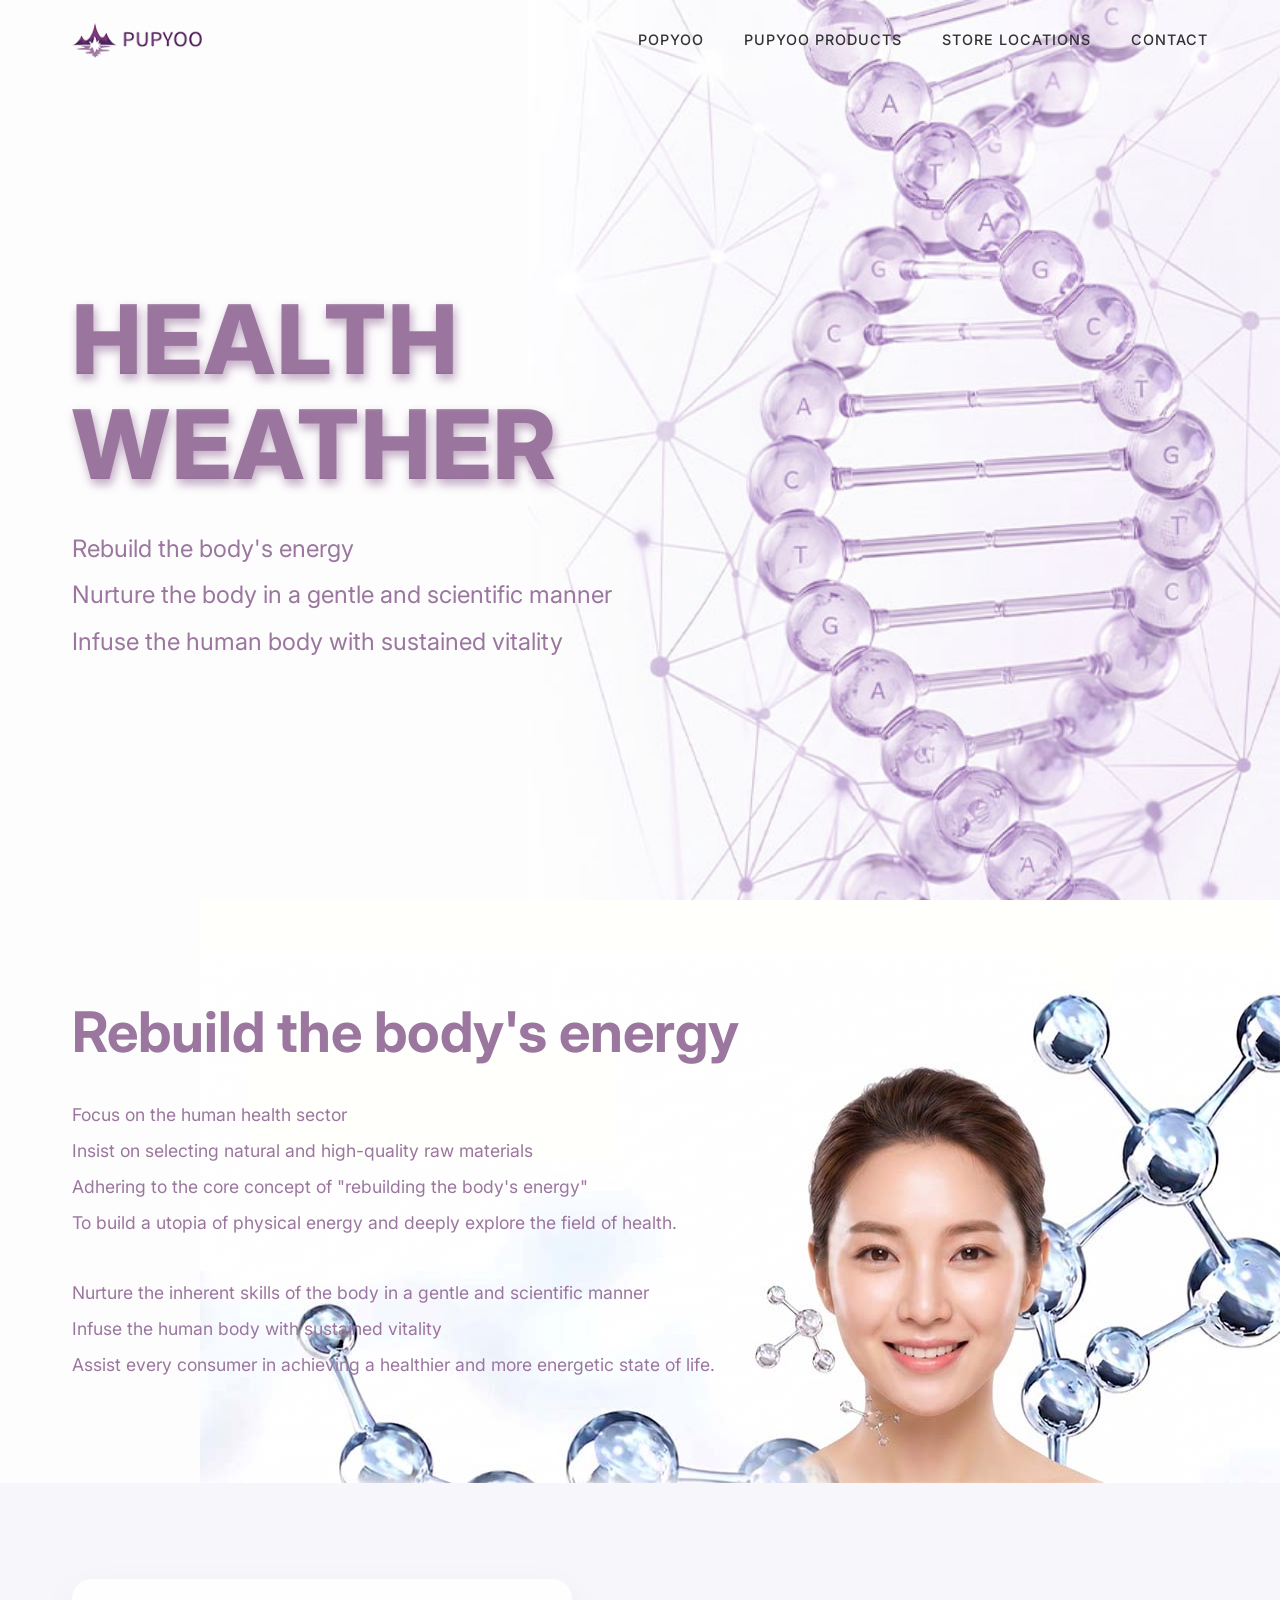
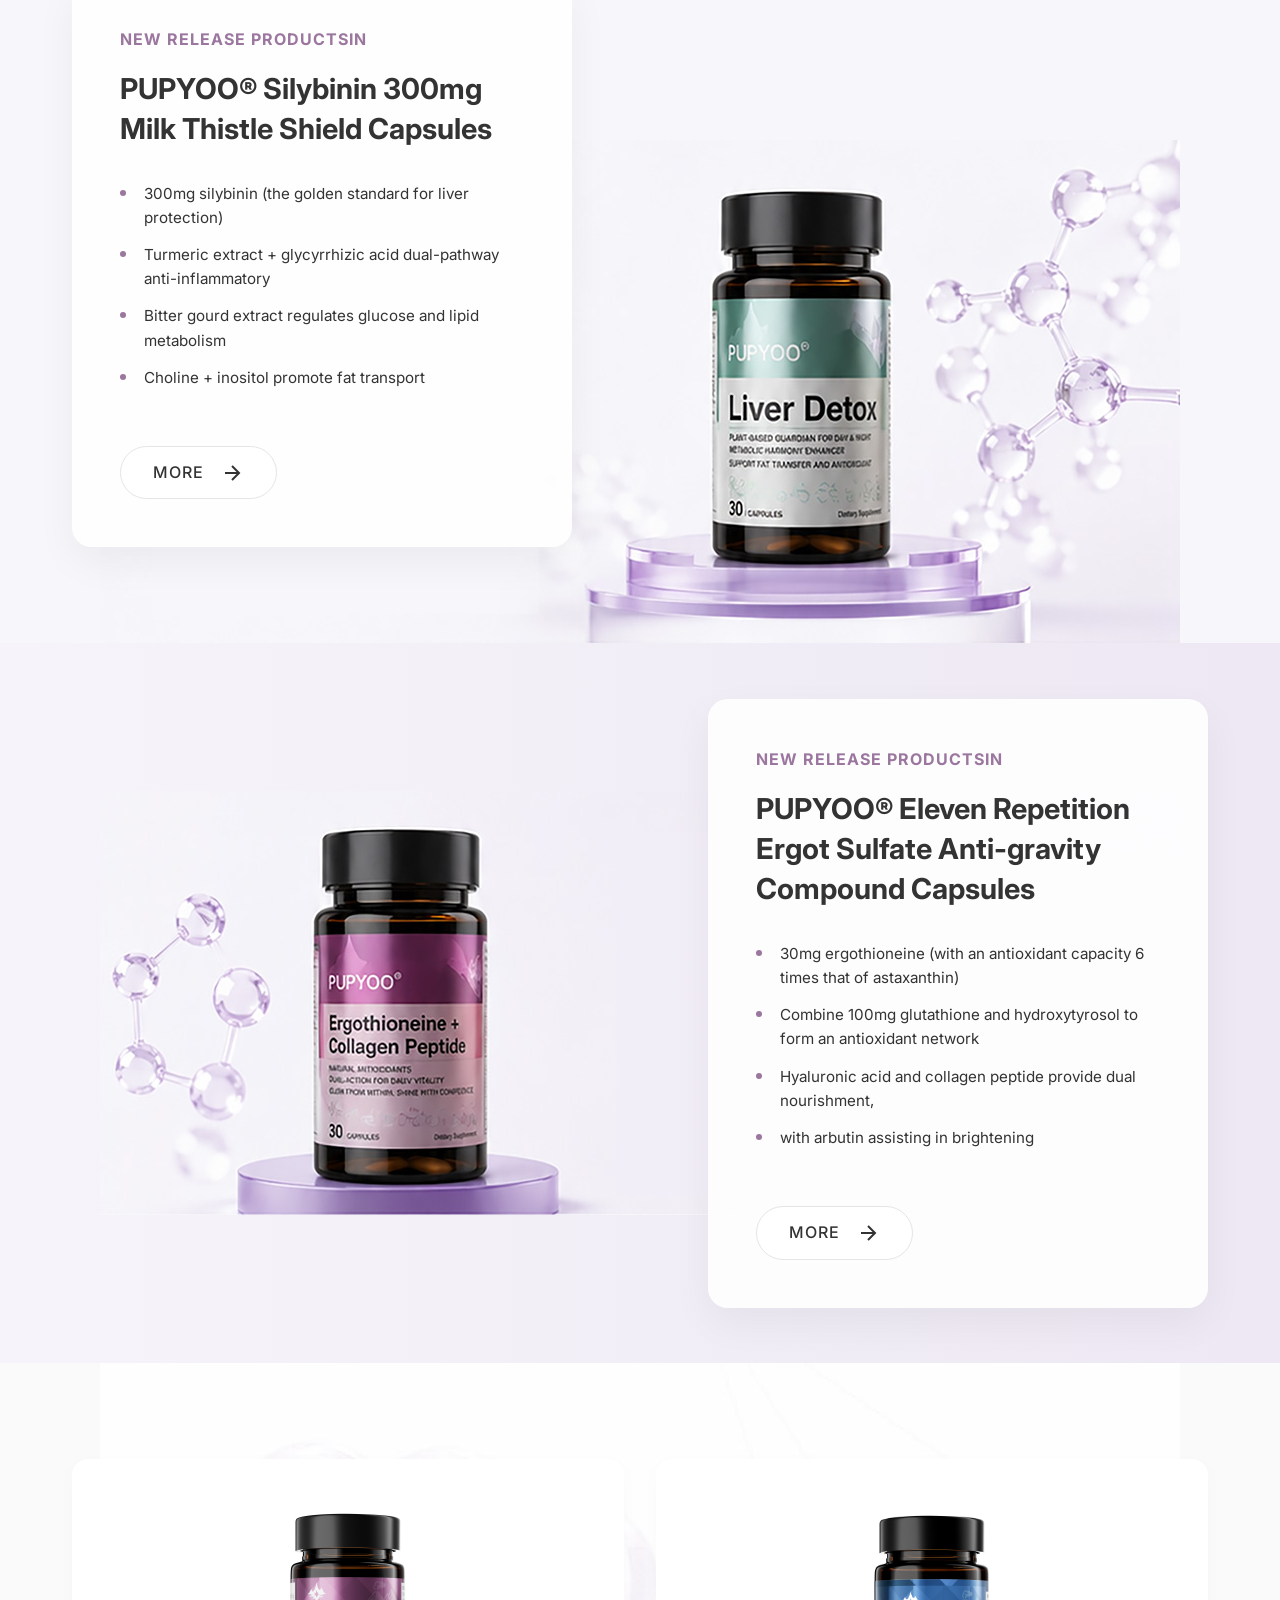
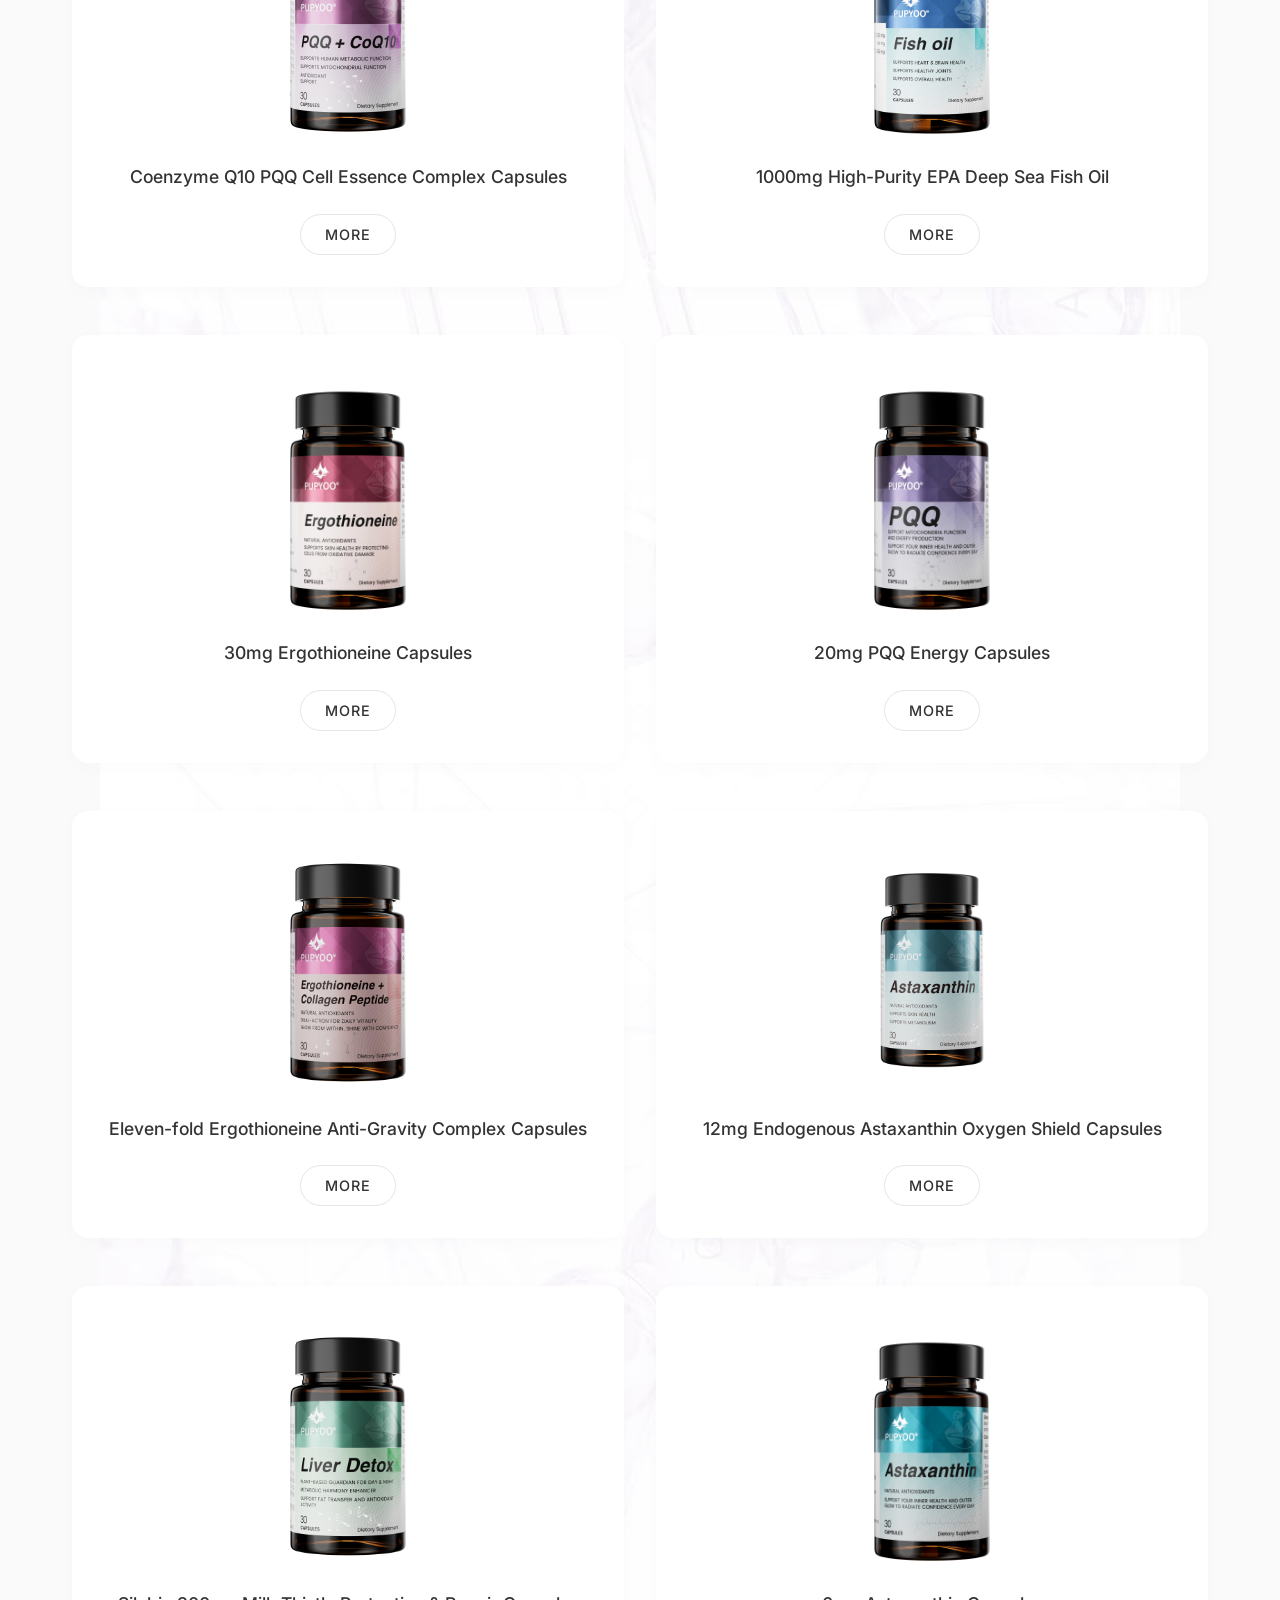
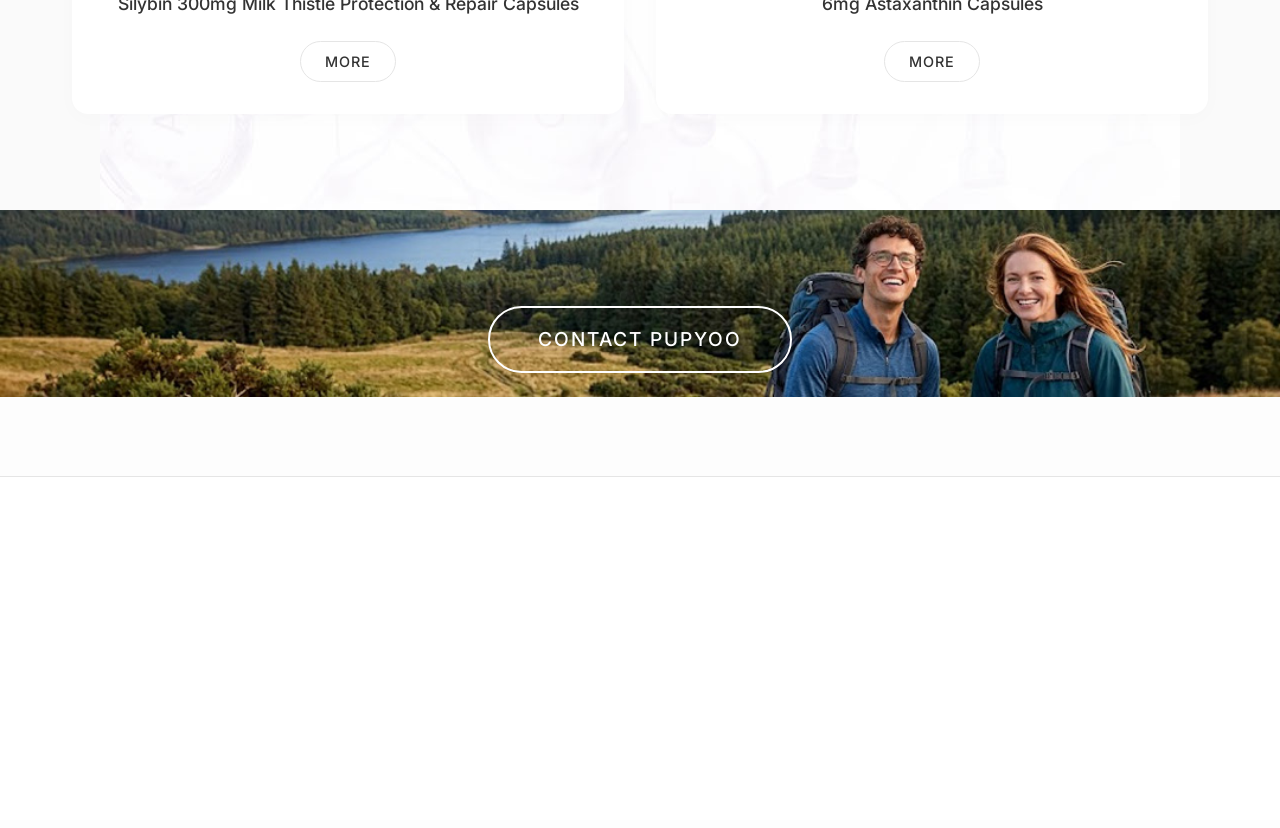
<file: index.html>
<!doctype html>
<html lang="en">
  <head>
    <meta charset="UTF-8" />
    <meta
      name="viewport"
      content="width=device-width, initial-scale=1.0, maximum-scale=1.0, user-scalable=no"
    />
    <title>PUPYOO - Health Weather</title>
    <meta name="description" content="PUPYOO - Rebuild the body's energy" />
    <link rel="preconnect" href="https://fonts.googleapis.com" />
    <link rel="preconnect" href="https://fonts.gstatic.com" crossorigin />
    <link
      href="https://fonts.googleapis.com/css2?family=Inter:wght@300;400;500;600;700&display=swap"
      rel="stylesheet"
    />
    <link rel="stylesheet" href="css/style.css" />
  </head>

  <body>
    <!-- Header Navigation -->
    <header class="navbar">
      <div class="container nav-container">
        <div class="logo">
          <img src="images/logo.png" alt="PUPYOO Logo" />
        </div>
        <button class="mobile-menu-toggle" aria-label="Toggle Menu">
          <span></span>
          <span></span>
          <span></span>
        </button>
        <nav class="nav-links">
          <a href="index.html">POPYOO</a>
          <a href="products.html">PUPYOO PRODUCTS</a>
          <a href="stores.html">STORE LOCATIONS</a>
          <a href="contact.html">CONTACT</a>
        </nav>
      </div>
    </header>

    <main>
      <!-- Hero Section -->
      <section id="home" class="hero section">
        <div
          class="bg-layer"
          style="background-image: url('images/bg-hero.jpg')"
        ></div>
        <div class="container hero-container">
          <div class="hero-content reveal-up">
            <h1 class="hero-title">
              <span class="gradient-text" data-text="HEALTH">HEALTH</span><br />
              <span class="gradient-text" data-text="WEATHER">WEATHER</span>
            </h1>
            <div class="hero-desc">
              <p class="en">Rebuild the body's energy</p>
              <p class="en">
                Nurture the body in a gentle and scientific manner
              </p>
              <p class="en">Infuse the human body with sustained vitality</p>
            </div>
          </div>
        </div>
      </section>

      <!-- Energy Section -->
      <section class="energy section">
        <div
          class="bg-layer1"
          style="background-image: url('images/bg-energy.jpg')"
        ></div>
        <div class="container energy-container">
          <div class="energy-content reveal-left">
            <h2 class="section-title">Rebuild the body's energy</h2>
            <div class="text-blocks">
              <p class="en">Focus on the human health sector</p>
              <p class="en">
                Insist on selecting natural and high-quality raw materials
              </p>
              <p class="en">
                Adhering to the core concept of "rebuilding the body's energy"
              </p>
              <p class="en">
                To build a utopia of physical energy and deeply explore the
                field of health.
              </p>
              <br />
              <p class="en">
                Nurture the inherent skills of the body in a gentle and
                scientific manner
              </p>
              <p class="en">Infuse the human body with sustained vitality</p>
              <p class="en">
                Assist every consumer in achieving a healthier and more
                energetic state of life.
              </p>
            </div>
          </div>
        </div>
      </section>

      <!-- New Release 1 -->
      <section class="new-release section">
        <div
          class="bg-layer2"
          style="background-image: url('images/bg-product-1.jpg')"
        ></div>
        <div class="container release-container release-left">
          <div class="release-content reveal-right">
            <h3 class="release-badge">NEW RELEASE PRODUCTSIN</h3>
            <h2 class="product-name">
              PUPYOO® Silybinin 300mg Milk Thistle Shield Capsules
            </h2>

            <ul class="product-features-en">
              <li>
                300mg silybinin (the golden standard for liver protection)
              </li>
              <li>
                Turmeric extract + glycyrrhizic acid dual-pathway
                anti-inflammatory
              </li>
              <li>
                Bitter gourd extract regulates glucose and lipid metabolism
              </li>
              <li>Choline + inositol promote fat transport</li>
            </ul>

            <a
              href="/Silybin%20300mg%20Milk%20Thistle%20Protection%20&%20Repair%20Capsules.html"
              class="btn-more"
            >
              <span class="btn-text">MORE</span>
              <svg class="btn-arrow" viewBox="0 0 24 24" width="24" height="24">
                <path
                  d="M5 12h14M12 5l7 7-7 7"
                  stroke="currentColor"
                  stroke-width="2"
                  fill="none"
                />
              </svg>
            </a>
          </div>
        </div>
      </section>

      <!-- New Release 2 -->
      <section
        class="new-release section"
        style="
          background-image: linear-gradient(
            90deg,
            #f6f4fa calc(50% - 600px),
            #ede8f3 calc(50% + 600px)
          );
          padding: 0;
        "
      >
        <div
          class="bg-layer2"
          style="
            background-image: url('images/bg-product-2.jpg');
            background-position: center center;
          "
        ></div>
        <div class="container release-container release-right">
          <div class="release-content reveal-left">
            <h3 class="release-badge">NEW RELEASE PRODUCTSIN</h3>
            <h2 class="product-name">
              PUPYOO® Eleven Repetition Ergot Sulfate Anti-gravity Compound
              Capsules
            </h2>

            <ul class="product-features-en">
              <li>
                30mg ergothioneine (with an antioxidant capacity 6 times that of
                astaxanthin)
              </li>
              <li>
                Combine 100mg glutathione and hydroxytyrosol to form an
                antioxidant network
              </li>
              <li>
                Hyaluronic acid and collagen peptide provide dual nourishment,
              </li>
              <li>with arbutin assisting in brightening</li>
            </ul>

            <a
              href="/Eleven-fold%20Ergothioneine%20Anti-Gravity%20Complex%20Capsules.html"
              class="btn-more"
            >
              <span class="btn-text">MORE</span>
              <svg class="btn-arrow" viewBox="0 0 24 24" width="24" height="24">
                <path
                  d="M5 12h14M12 5l7 7-7 7"
                  stroke="currentColor"
                  stroke-width="2"
                  fill="none"
                />
              </svg>
            </a>
          </div>
        </div>
      </section>

      <!-- Product Grid -->
      <section id="products" class="product-grid-section section">
        <div
          class="bg-layer3"
          style="background-image: url('images/bg-product.jpg')"
        ></div>
        <div class="container">
          <div class="grid-layout">
            <!-- Item 1 -->
            <div class="product-card reveal-up">
              <div class="card-img">
                <img
                  src="images/products/Coenzyme Q10 PQQ Cell Essence Complex Capsules/main.jpg"
                  alt="Coenzyme Q10 PQQ Cell Essence Complex Capsules"
                />
              </div>
              <h3 class="card-title">
                Coenzyme Q10 PQQ Cell Essence Complex Capsules
              </h3>
              <a
                href="Coenzyme Q10 PQQ Cell Essence Complex Capsules.html"
                class="btn-more bordered"
              >
                <span class="btn-text">MORE</span>
              </a>
            </div>
            <!-- Item 2 -->
            <div class="product-card reveal-up" style="transition-delay: 0.1s">
              <div class="card-img">
                <img
                  src="images/products/1000mg High-Purity EPA Deep Sea Fish Oil/main.jpg"
                  alt="1000mg High-Purity EPA Deep Sea Fish Oil"
                />
              </div>
              <h3 class="card-title">
                1000mg High-Purity EPA Deep Sea Fish Oil
              </h3>
              <a
                href="1000mg High-Purity EPA Deep Sea Fish Oil.html"
                class="btn-more bordered"
              >
                <span class="btn-text">MORE</span>
              </a>
            </div>
            <!-- Item 3 -->
            <div class="product-card reveal-up">
              <div class="card-img">
                <img
                  src="images/products/30mg Ergothioneine Capsules/main.jpg"
                  alt="30mg Ergothioneine Capsules"
                />
              </div>
              <h3 class="card-title">30mg Ergothioneine Capsules</h3>
              <a
                href="30mg Ergothioneine Capsules.html"
                class="btn-more bordered"
              >
                <span class="btn-text">MORE</span>
              </a>
            </div>
            <!-- Item 4 -->
            <div class="product-card reveal-up" style="transition-delay: 0.1s">
              <div class="card-img">
                <img
                  src="images/products/20mg PQQ Energy Capsules/main.jpg"
                  alt="20mg PQQ Energy Capsules"
                />
              </div>
              <h3 class="card-title">20mg PQQ Energy Capsules</h3>
              <a href="20mg PQQ Energy Capsules.html" class="btn-more bordered">
                <span class="btn-text">MORE</span>
              </a>
            </div>
            <!-- Item 5 -->
            <div class="product-card reveal-up">
              <div class="card-img">
                <img
                  src="images/products/Eleven-fold Ergothioneine Anti-Gravity Complex Capsules/main.jpg"
                  alt="Eleven-fold Ergothioneine Anti-Gravity Complex Capsules"
                />
              </div>
              <h3 class="card-title">
                Eleven-fold Ergothioneine Anti-Gravity Complex Capsules
              </h3>
              <a
                href="Eleven-fold Ergothioneine Anti-Gravity Complex Capsules.html"
                class="btn-more bordered"
              >
                <span class="btn-text">MORE</span>
              </a>
            </div>
            <!-- Item 6 -->
            <div class="product-card reveal-up" style="transition-delay: 0.1s">
              <div class="card-img">
                <img
                  src="images/products/12mg Endogenous Astaxanthin Oxygen Shield Capsules/main.jpg"
                  alt="12mg Endogenous Astaxanthin Oxygen Shield Capsules"
                />
              </div>
              <h3 class="card-title">
                12mg Endogenous Astaxanthin Oxygen Shield Capsules
              </h3>
              <a
                href="12mg Endogenous Astaxanthin Oxygen Shield Capsules.html"
                class="btn-more bordered"
              >
                <span class="btn-text">MORE</span>
              </a>
            </div>
            <!-- Item 7 -->
            <div class="product-card reveal-up" style="transition-delay: 0.1s">
              <div class="card-img">
                <img
                  src="images/products/Silybin 300mg Milk Thistle Protection & Repair Capsules/main.jpg"
                  alt="Silybin 300mg Milk Thistle Protection & Repair Capsules"
                />
              </div>
              <h3 class="card-title">
                Silybin 300mg Milk Thistle Protection & Repair Capsules
              </h3>
              <a
                href="Silybin 300mg Milk Thistle Protection & Repair Capsules.html"
                class="btn-more bordered"
              >
                <span class="btn-text">MORE</span>
              </a>
            </div>
            <!-- Item 8 -->
            <div class="product-card reveal-up" style="transition-delay: 0.1s">
              <div class="card-img">
                <img
                  src="images/products/6mg Astaxanthin Capsules/main.jpg"
                  alt="6mg Astaxanthin Capsules"
                />
              </div>
              <h3 class="card-title">6mg Astaxanthin Capsules</h3>
              <a href="6mg Astaxanthin Capsules.html" class="btn-more bordered">
                <span class="btn-text">MORE</span>
              </a>
            </div>
          </div>
        </div>
      </section>

      <!-- Contact Banner -->
      <section id="contact" class="contact-banner section">
        <div class="contact-img">
          <img src="images/bg-contact.jpg" alt="contact" />
        </div>
        <div class="container contact-container">
          <a href="#contact" class="btn-contact reveal-up">Contact PUPYOO</a>
        </div>
      </section>
    </main>

    <!-- Footer -->
    <footer class="footer">
      <div class="container footer-container">
        <div class="footer-col col-nav reveal-up">
          <div class="footer-logo">PUPYOO</div>
          <nav class="footer-links">
            <a href="index.html">HOME</a>
            <a href="products.html">PUP PRODUCTS</a>
            <a href="stores.html">STORE LOCATIONS</a>
            <a href="contact.html">CONTACT</a>
          </nav>
        </div>

        <div
          class="footer-col col-about reveal-up"
          style="transition-delay: 0.1s"
        >
          <h4 class="footer-title">ABOUT US</h4>
          <div class="about-text">
            <p class="en">
              PUPYOO TAKES PROMOTING PUBLIC HEALTH AS ITS MISSION AND ATTACHES
              GREAT IMPORTANCE TO DRUG SAFETY AND QUALITY. RELYING ON PRODUCT
              RESEARCH FORMULAS AND A MATURE OPERATIONAL SYSTEM, IT INTEGRATES
              CUTTING-EDGE MODERN TECHNOLOGY WITH SCIENTIFICALLY RIGOROUS
              FORMULAS TO CREATE NUTRITIONAL FOOD AND HEALTH PRODUCTS THAT MEET
              THE NEEDS OF MODERN URBAN POPULATIONS.
            </p>
          </div>
        </div>

        <div
          class="footer-col col-contact reveal-up"
          style="transition-delay: 0.2s"
        >
          <h4 class="footer-title">COME SAY HI</h4>
          <div class="contact-info">
            <p class="en">INFO@PUPYOO.CO.NZ</p>
            <p class="en">WWW.PUPYOO.CO.NZ</p>
          </div>
        </div>
      </div>
    </footer>

    <script src="js/main.js"></script>
  </body>
</html>
</file>
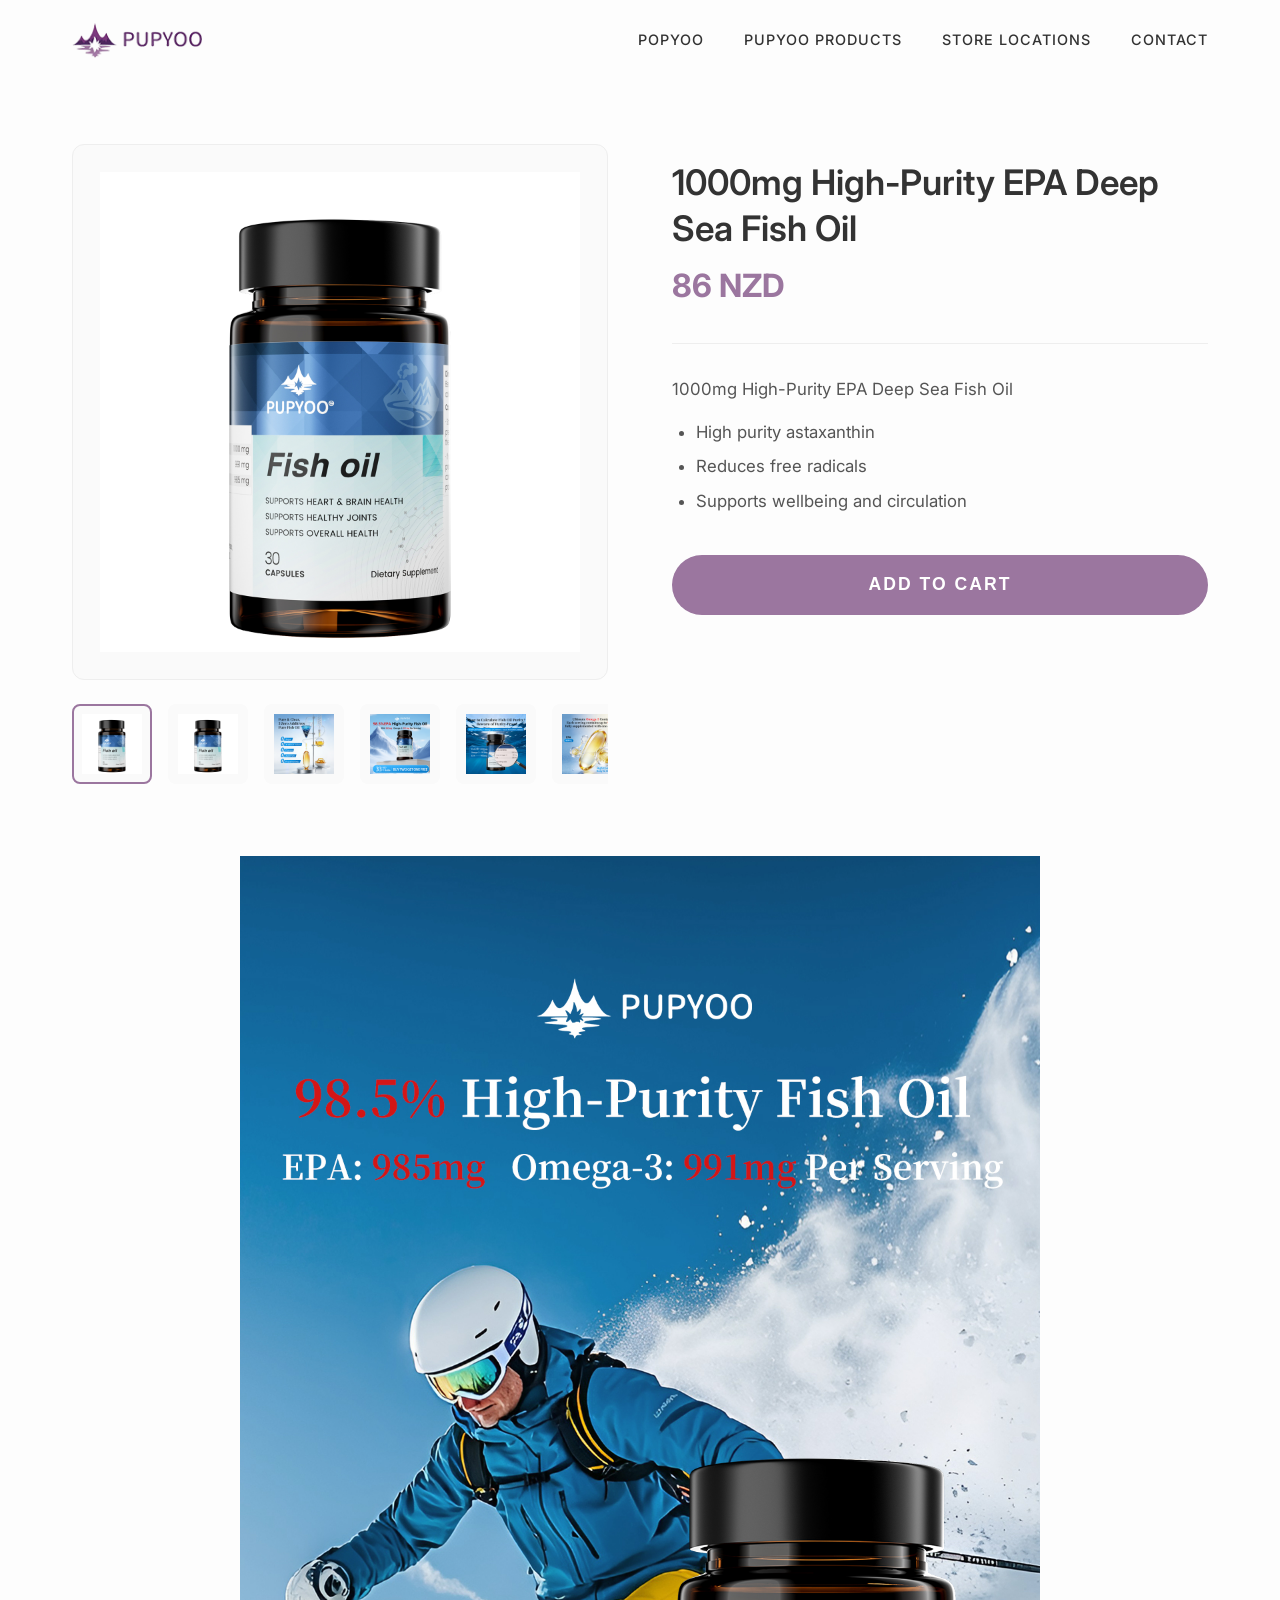
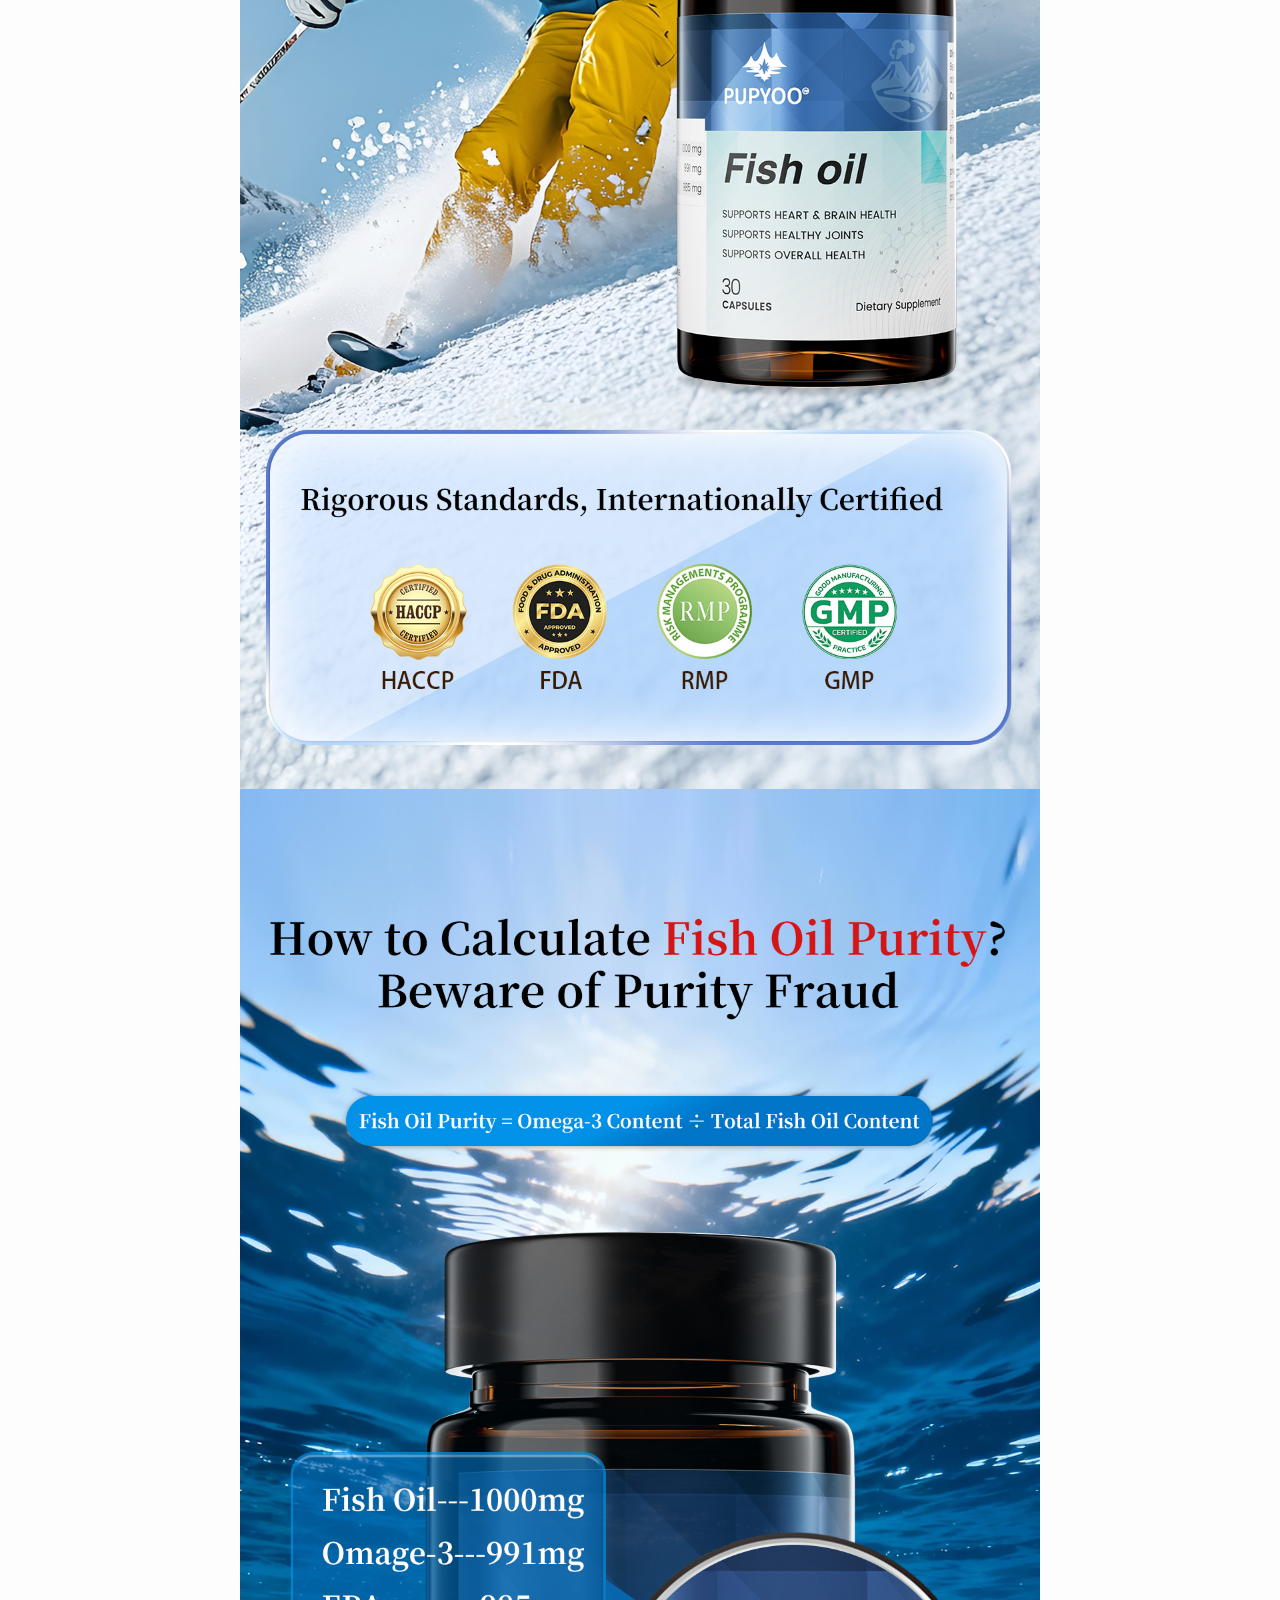
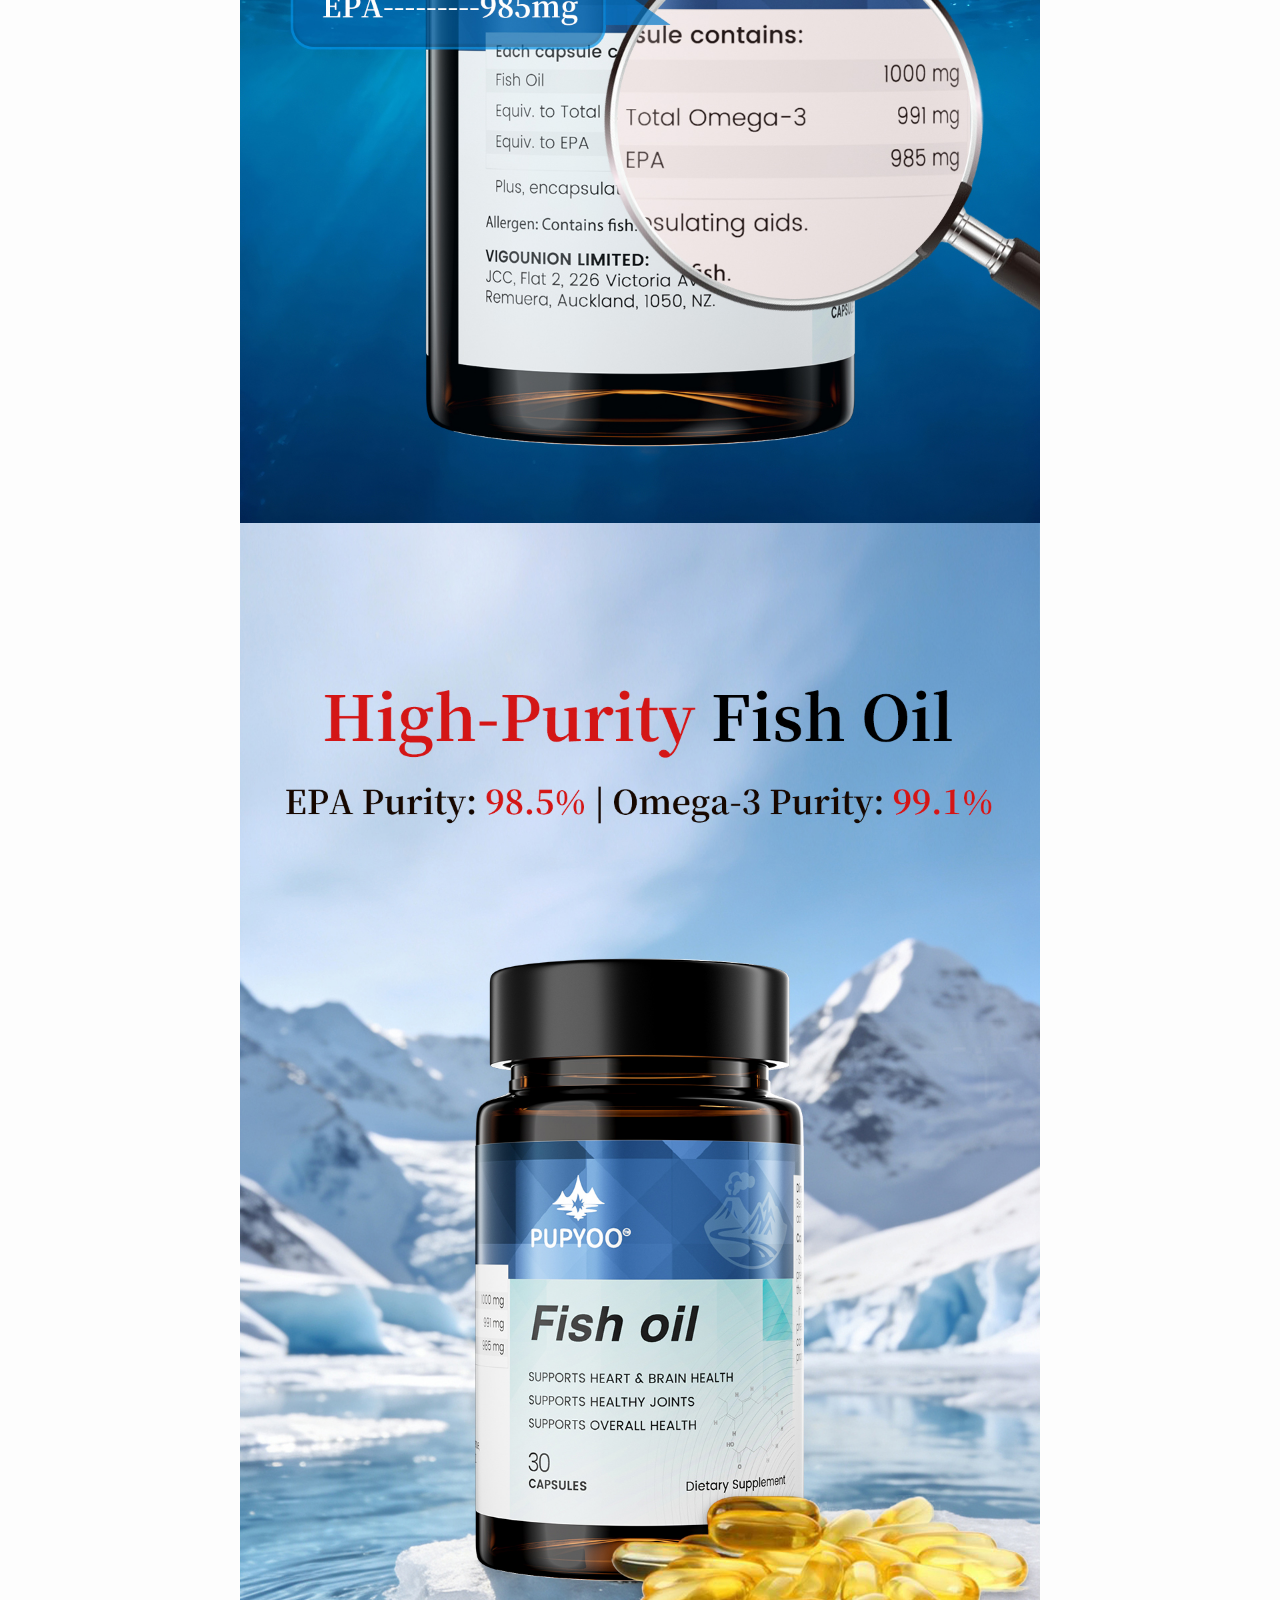
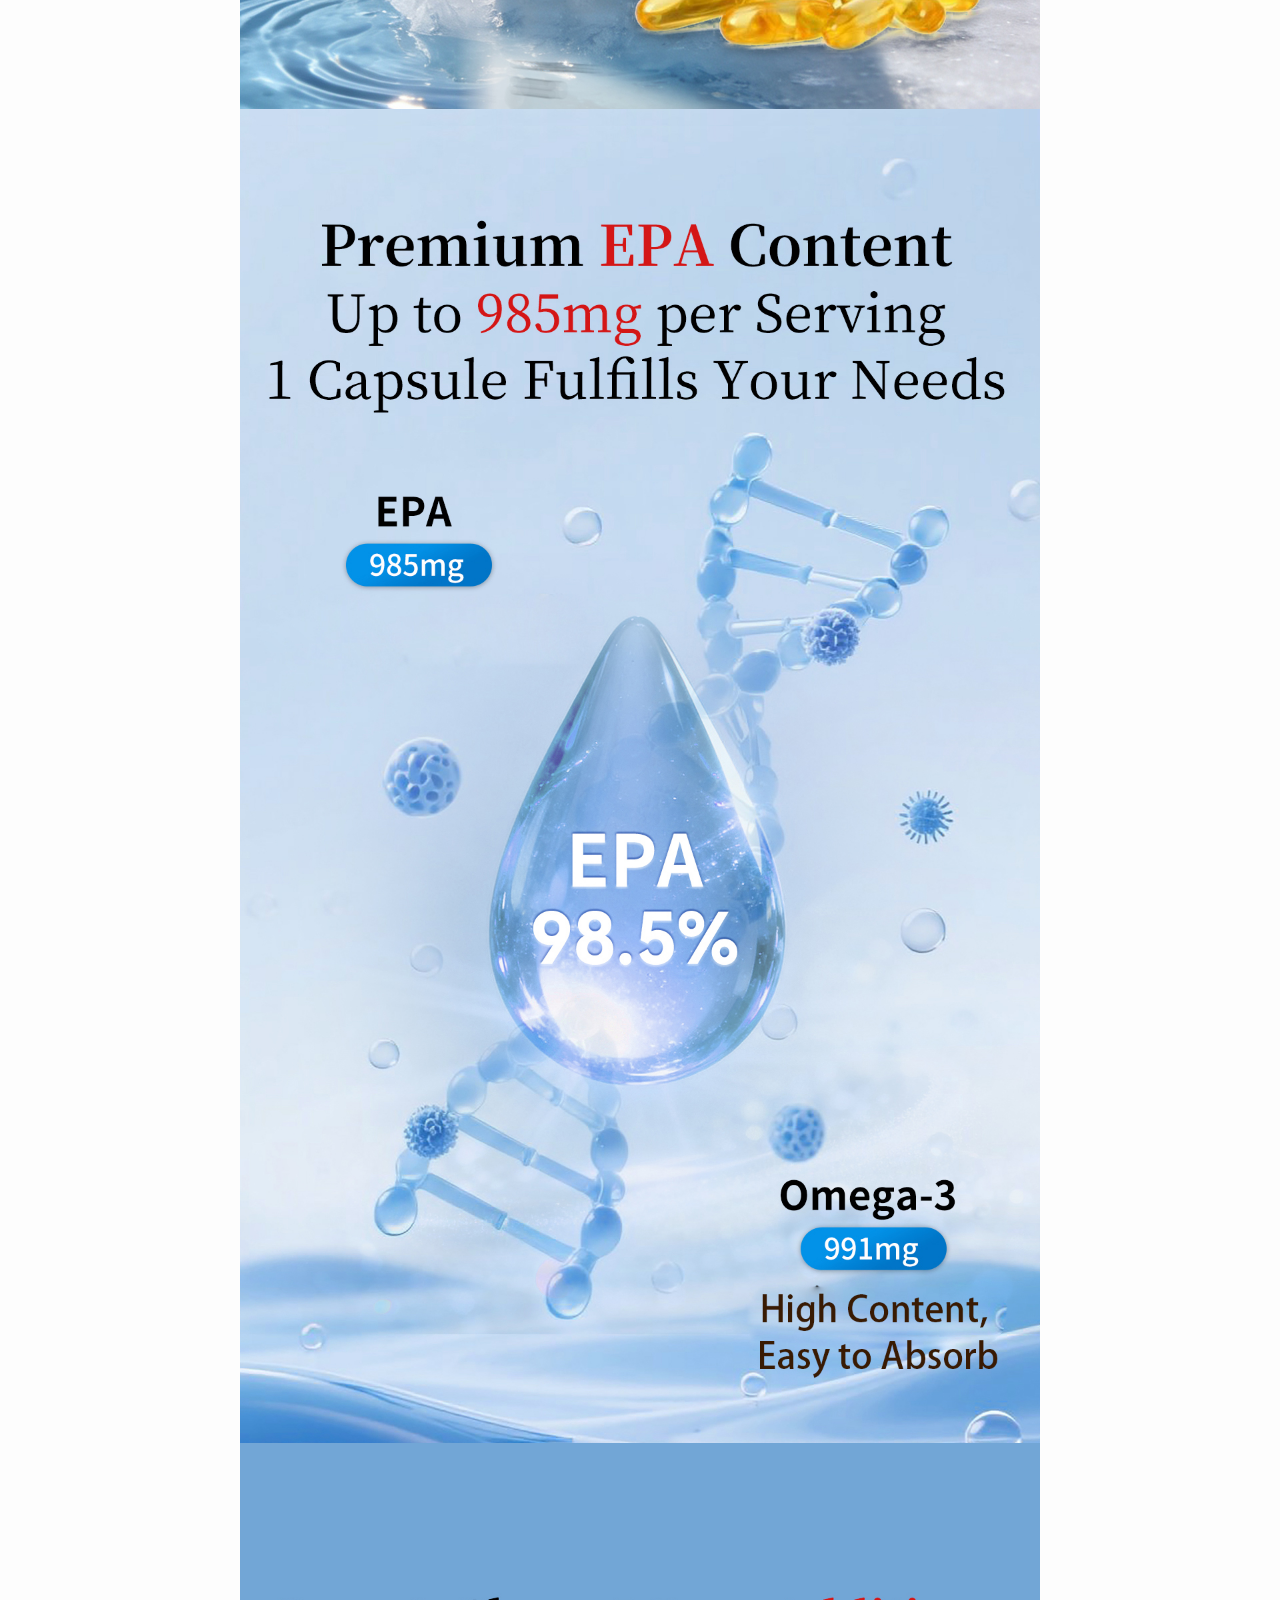
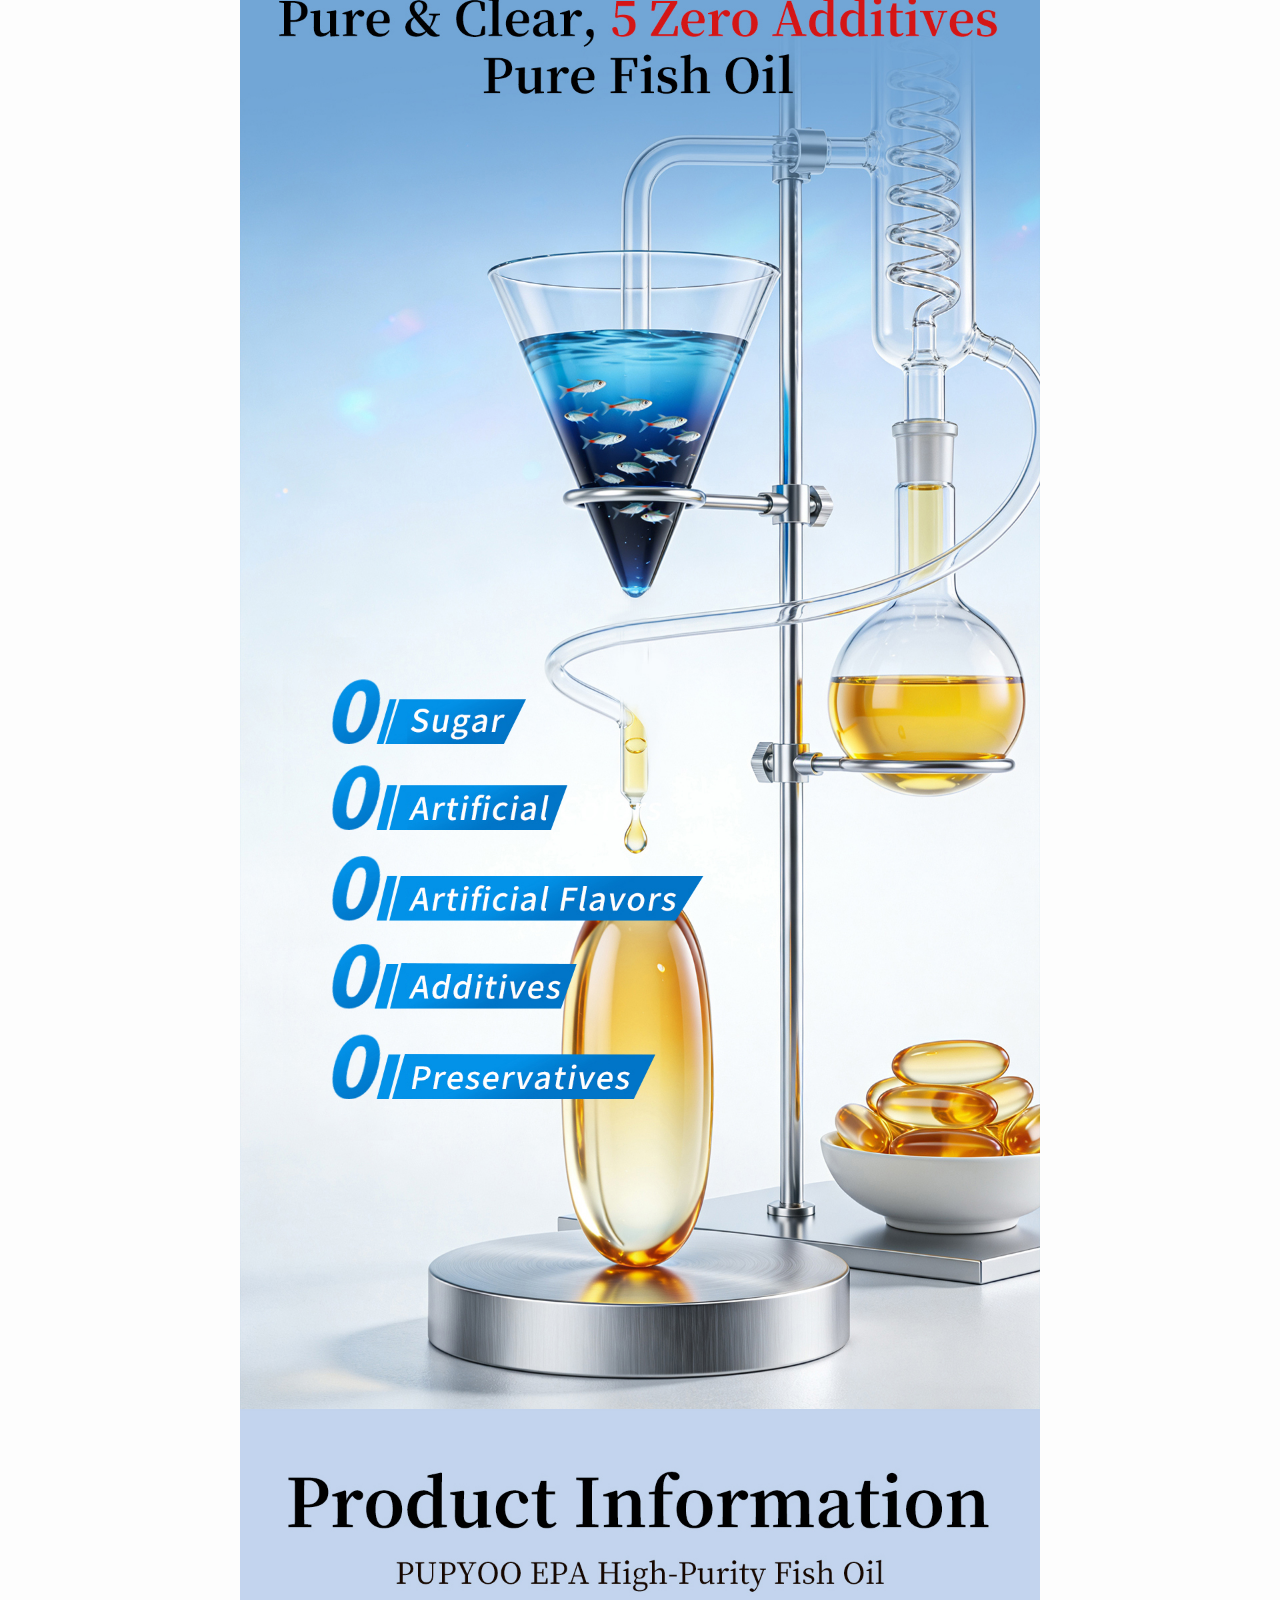
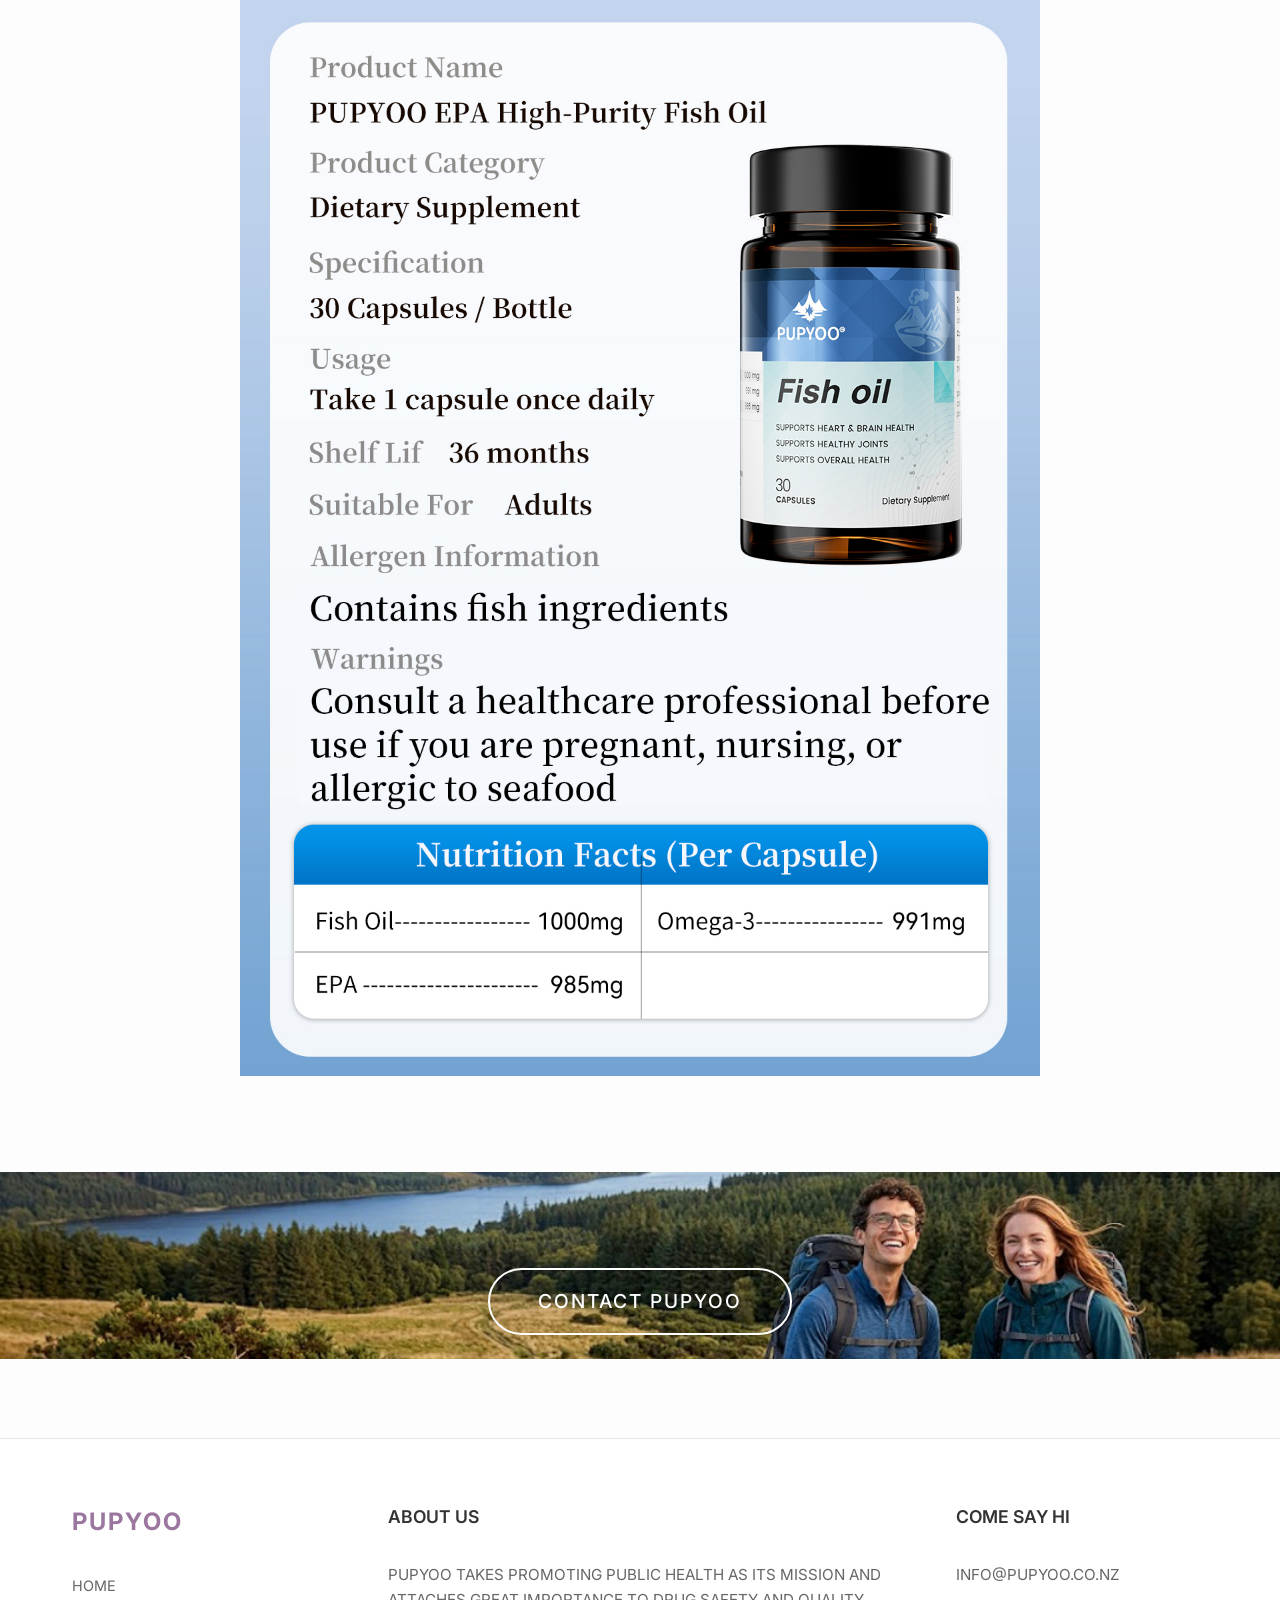
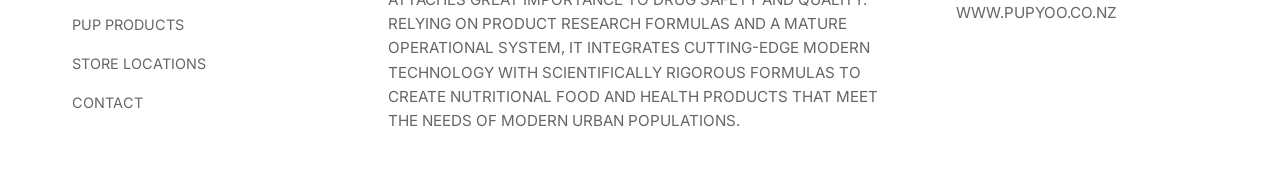
<file: 1000mg High-Purity EPA Deep Sea Fish Oil.html>
<!DOCTYPE html>
<html lang="en">

<head>
    <meta charset="UTF-8">
    <meta name="viewport" content="width=device-width, initial-scale=1.0, maximum-scale=1.0, user-scalable=no">
    <title>PUPYOO - 1000mg High-Purity EPA Deep Sea Fish Oil</title>
    <meta name="description" content="PUPYOO - 1000mg High-Purity EPA Deep Sea Fish Oil">
    <link rel="preconnect" href="https://fonts.googleapis.com">
    <link rel="preconnect" href="https://fonts.gstatic.com" crossorigin>
    <link href="https://fonts.googleapis.com/css2?family=Inter:wght@300;400;500;600;700&display=swap" rel="stylesheet">
    <link rel="stylesheet" href="css/style.css">
</head>

<body>
    <!-- Header Navigation -->
    <header class="navbar">
        <div class="container nav-container">
            <div class="logo">
                <a href="index.html">
                    <img src="images/logo.png" alt="PUPYOO Logo">
                </a>
            </div>
            <button class="mobile-menu-toggle" aria-label="Toggle Menu">
                <span></span>
                <span></span>
                <span></span>
            </button>
            <nav class="nav-links">
                <a href="index.html">POPYOO</a>
                <a href="products.html">PUPYOO PRODUCTS</a>
                <a href="stores.html">STORE LOCATIONS</a>
                <a href="contact.html">CONTACT</a>
            </nav>
        </div>
    </header>

    <main>
        <section class="product-details section" style="padding-top: calc(var(--nav-height) + 4rem);">
            <div class="container">
                <div class="product-layout">
                    <!-- Left: Image Gallery -->
                    <div class="product-gallery reveal-up">
                        <div class="main-image-container">
                            <img id="mainImage" src="images/products/1000mg High-Purity EPA Deep Sea Fish Oil/main.jpg" alt="1000mg High-Purity EPA Deep Sea Fish Oil">
                        </div>
                        <div class="thumbnail-container">
                            <div class="thumbnail active" onclick="changeImage(this, 'images/products/1000mg High-Purity EPA Deep Sea Fish Oil/main.jpg')">
                                <img src="images/products/1000mg High-Purity EPA Deep Sea Fish Oil/main.jpg" alt="Thumbnail">
                            </div>
                            <div class="thumbnail" onclick="changeImage(this, 'images/products/1000mg High-Purity EPA Deep Sea Fish Oil/main-1.jpg')">
                                <img src="images/products/1000mg High-Purity EPA Deep Sea Fish Oil/main-1.jpg" alt="Thumbnail">
                            </div>
                            <div class="thumbnail" onclick="changeImage(this, 'images/products/1000mg High-Purity EPA Deep Sea Fish Oil/main-2.jpg')">
                                <img src="images/products/1000mg High-Purity EPA Deep Sea Fish Oil/main-2.jpg" alt="Thumbnail">
                            </div>
                            <div class="thumbnail" onclick="changeImage(this, 'images/products/1000mg High-Purity EPA Deep Sea Fish Oil/main-3.jpg')">
                                <img src="images/products/1000mg High-Purity EPA Deep Sea Fish Oil/main-3.jpg" alt="Thumbnail">
                            </div>
                            <div class="thumbnail" onclick="changeImage(this, 'images/products/1000mg High-Purity EPA Deep Sea Fish Oil/main-4.jpg')">
                                <img src="images/products/1000mg High-Purity EPA Deep Sea Fish Oil/main-4.jpg" alt="Thumbnail">
                            </div>
                            <div class="thumbnail" onclick="changeImage(this, 'images/products/1000mg High-Purity EPA Deep Sea Fish Oil/main-5.jpg')">
                                <img src="images/products/1000mg High-Purity EPA Deep Sea Fish Oil/main-5.jpg" alt="Thumbnail">
                            </div>
                        </div>
                    </div>
                    
                    <!-- Right: Product Info -->
                    <div class="product-info reveal-up" style="transition-delay: 0.1s;">
                        <h1 class="product-detail-title">1000mg High-Purity EPA Deep Sea Fish Oil</h1>
                        <p class="product-detail-price">86 NZD</p>
                        
                        <div class="product-detail-desc">
                            <p>1000mg High-Purity EPA Deep Sea Fish Oil</p>
                            <ul>
                                <li>High purity astaxanthin</li>
                                <li>Reduces free radicals</li>
                                <li>Supports wellbeing and circulation</li>
                            </ul>
                        </div>
                        
                        <button class="btn-buy">ADD TO CART</button>
                    </div>
                </div>
            </div>
        </section>

        <!-- Product Details Images -->
        <section class="product-full-details">
            <div class="container" style="max-width: 800px; padding: 0;">
                <img src="images/products/1000mg High-Purity EPA Deep Sea Fish Oil/images/01.jpg" alt="Detail" style="width: 100%; display: block;">
                <img src="images/products/1000mg High-Purity EPA Deep Sea Fish Oil/images/03.jpg" alt="Detail" style="width: 100%; display: block;">
                <img src="images/products/1000mg High-Purity EPA Deep Sea Fish Oil/images/04.jpg" alt="Detail" style="width: 100%; display: block;">
                <img src="images/products/1000mg High-Purity EPA Deep Sea Fish Oil/images/07.jpg" alt="Detail" style="width: 100%; display: block;">
                <img src="images/products/1000mg High-Purity EPA Deep Sea Fish Oil/images/08.jpg" alt="Detail" style="width: 100%; display: block;">
                <img src="images/products/1000mg High-Purity EPA Deep Sea Fish Oil/images/10.jpg" alt="Detail" style="width: 100%; display: block;">
            </div>
        </section>
        
        <!-- Contact Banner -->
        <section class="contact-banner section">
            <div class="contact-img"><img src="images/bg-contact.jpg" alt="contact"></div>
            <div class="container contact-container">
                <a href="contact.html" class="btn-contact reveal-up">Contact PUPYOO</a>
            </div>
        </section>
    </main>

    <!-- Footer -->
    <footer class="footer">
        <div class="container footer-container">
            <div class="footer-col col-nav reveal-up">
                <div class="footer-logo">PUPYOO</div>
                <nav class="footer-links">
                    <a href="index.html">HOME</a>
                    <a href="products.html">PUP PRODUCTS</a>
                    <a href="stores.html">STORE LOCATIONS</a>
                    <a href="contact.html">CONTACT</a>
                </nav>
            </div>

            <div class="footer-col col-about reveal-up" style="transition-delay: 0.1s;">
                <h4 class="footer-title">ABOUT US</h4>
                <div class="about-text">
                    <p class="en">PUPYOO TAKES PROMOTING PUBLIC HEALTH AS ITS MISSION AND ATTACHES GREAT
                        IMPORTANCE TO DRUG SAFETY AND QUALITY. RELYING ON PRODUCT RESEARCH FORMULAS AND A MATURE
                        OPERATIONAL SYSTEM, IT INTEGRATES CUTTING-EDGE MODERN TECHNOLOGY WITH SCIENTIFICALLY RIGOROUS
                        FORMULAS TO CREATE NUTRITIONAL FOOD AND HEALTH PRODUCTS THAT MEET THE NEEDS OF MODERN URBAN
                        POPULATIONS.</p>
                </div>
            </div>

            <div class="footer-col col-contact reveal-up" style="transition-delay: 0.2s;">
                <h4 class="footer-title">COME SAY HI</h4>
                <div class="contact-info">
                    <p class="en">INFO@PUPYOO.CO.NZ</p>
                    <p class="en">WWW.PUPYOO.CO.NZ</p>
                </div>
            </div>
        </div>
    </footer>

    <script src="js/main.js"></script>
    <script>
        function changeImage(element, src) {
            document.getElementById('mainImage').src = src;
            const thumbnails = document.querySelectorAll('.thumbnail');
            thumbnails.forEach(thumb => thumb.classList.remove('active'));
            element.classList.add('active');
        }
    </script>
</body>

</html>
</file>
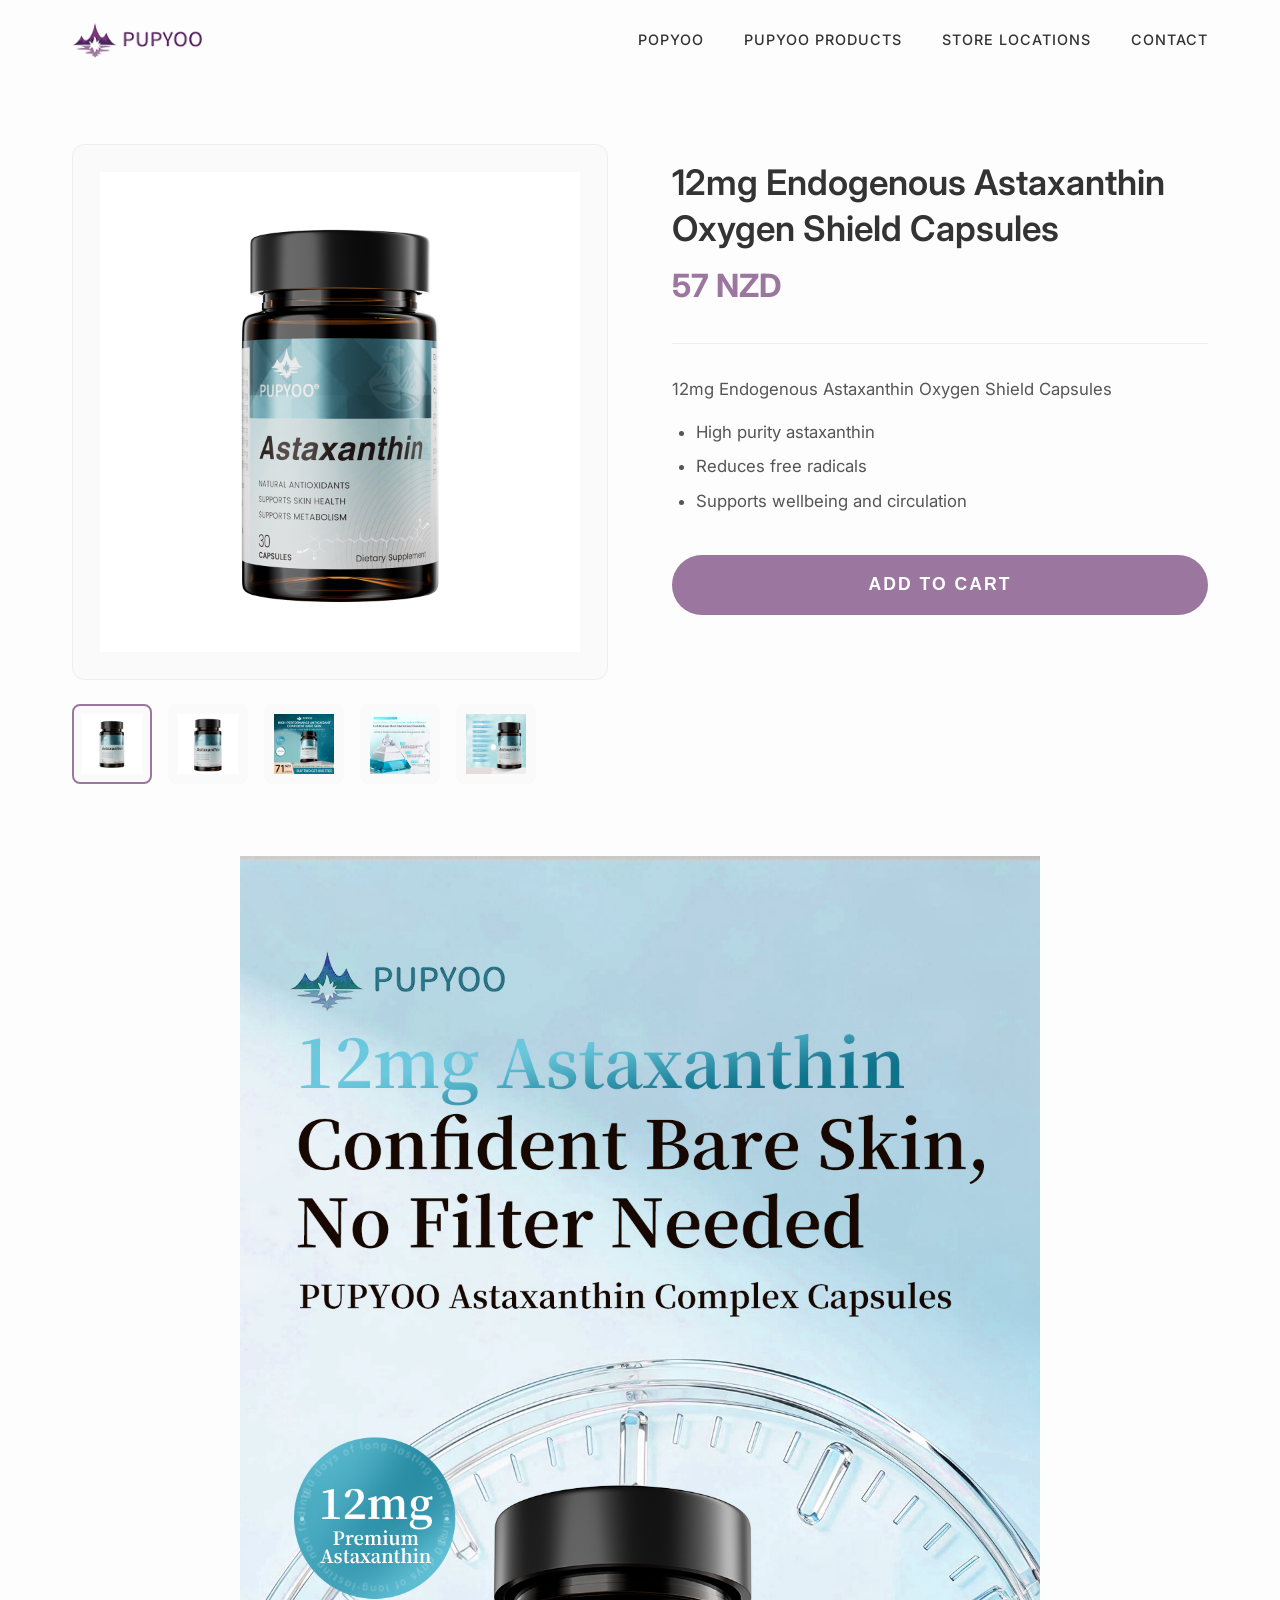
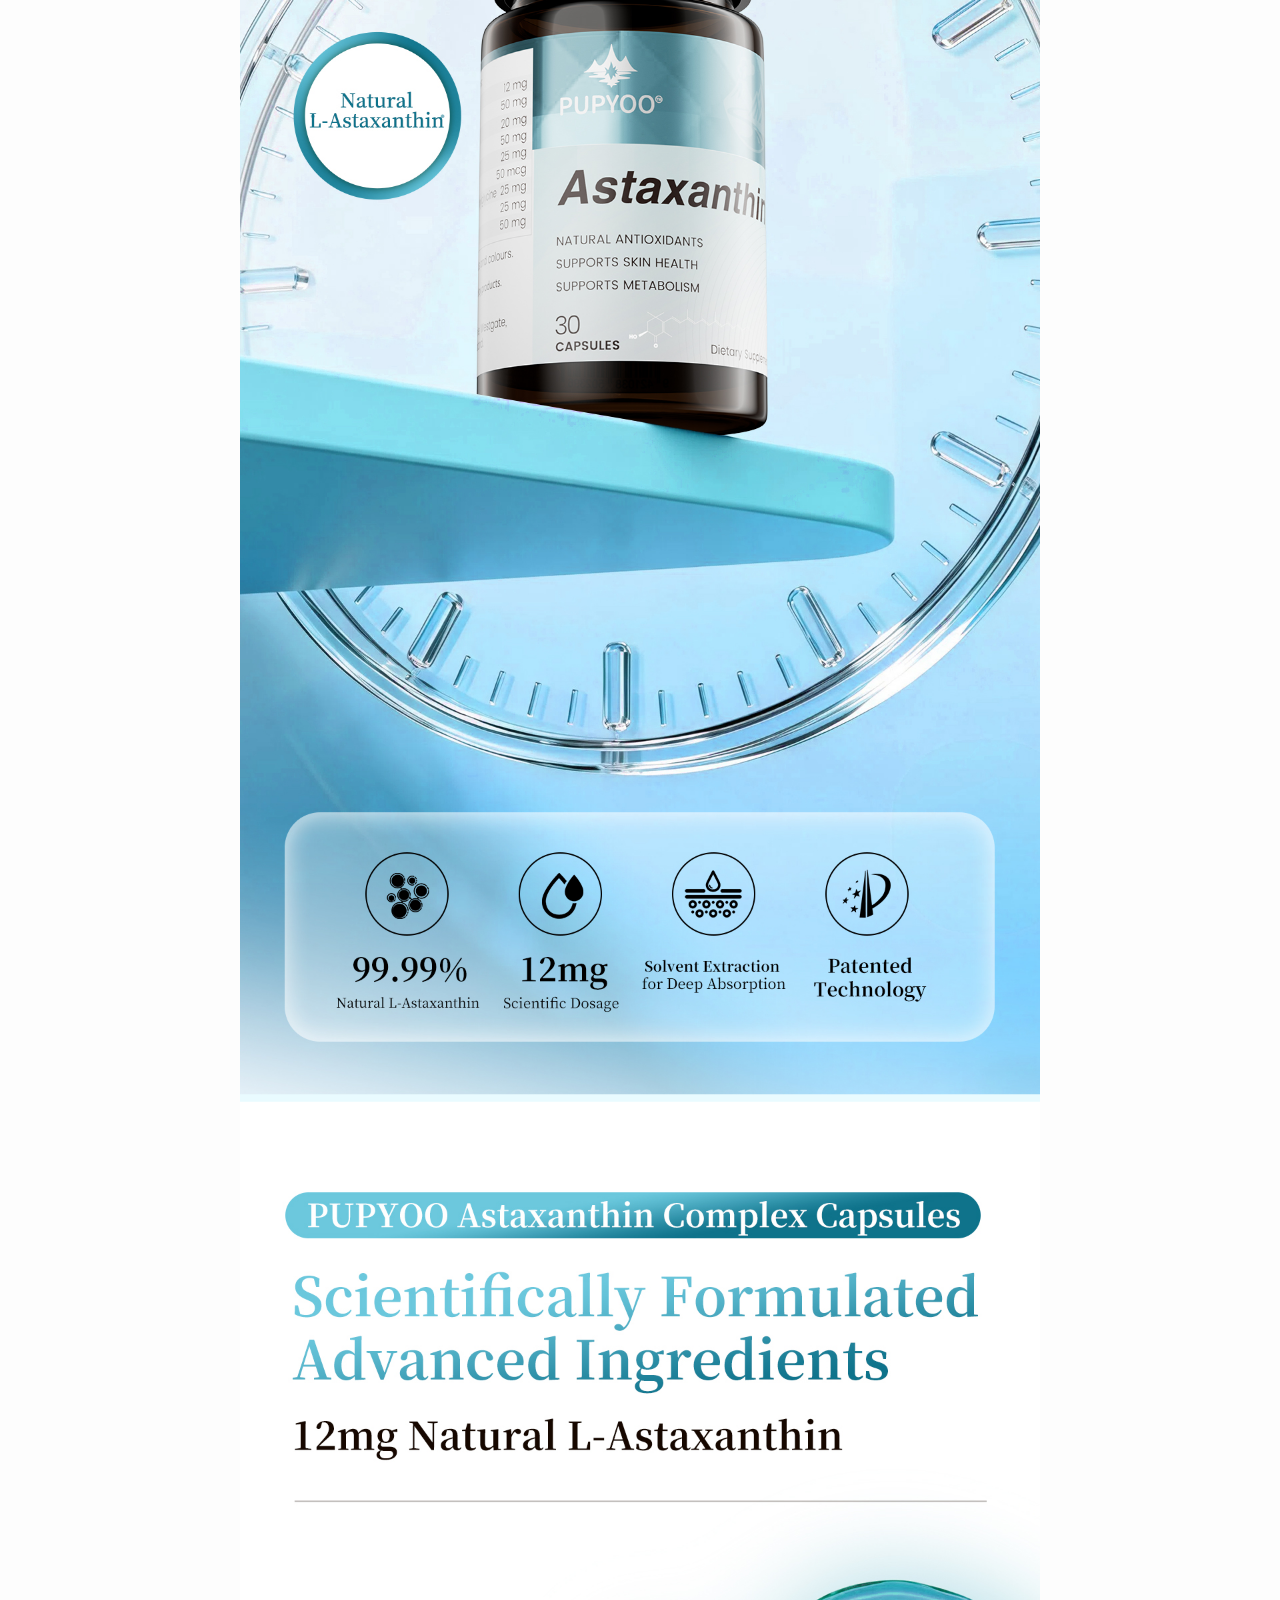
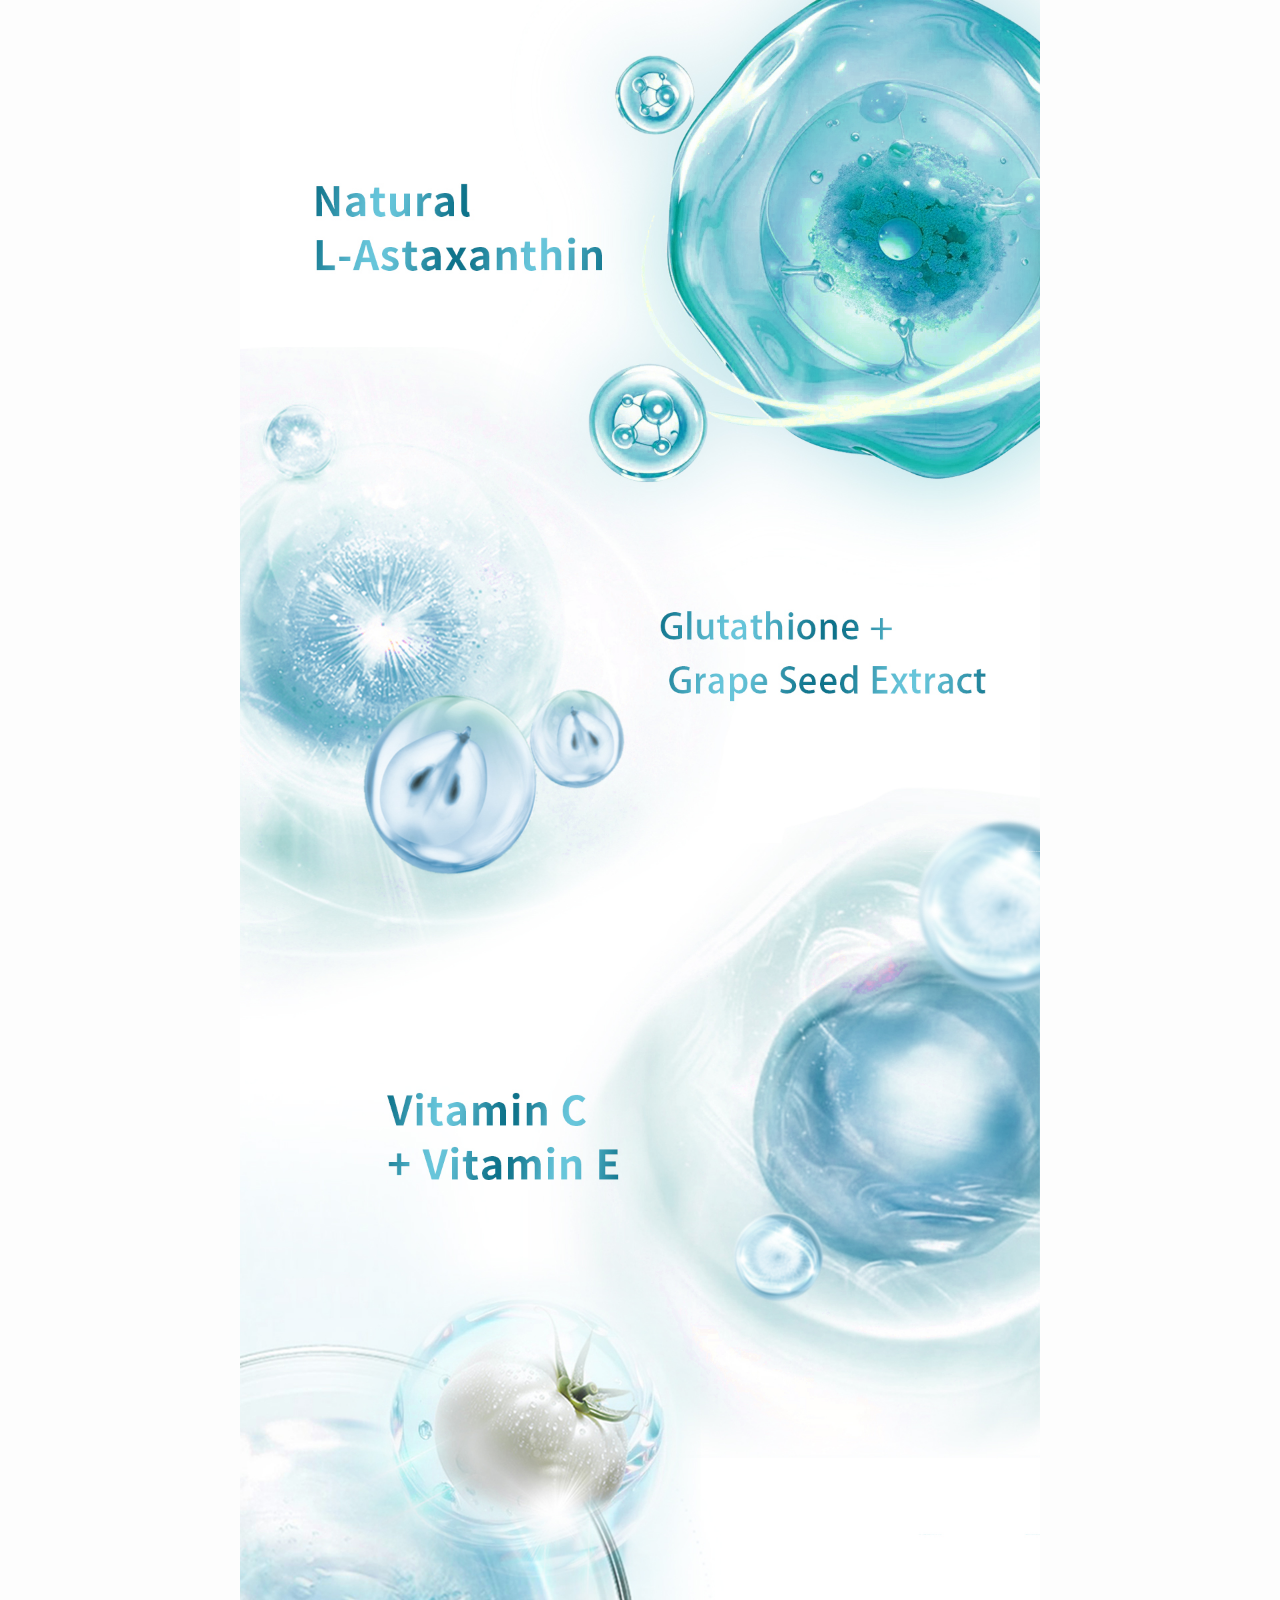
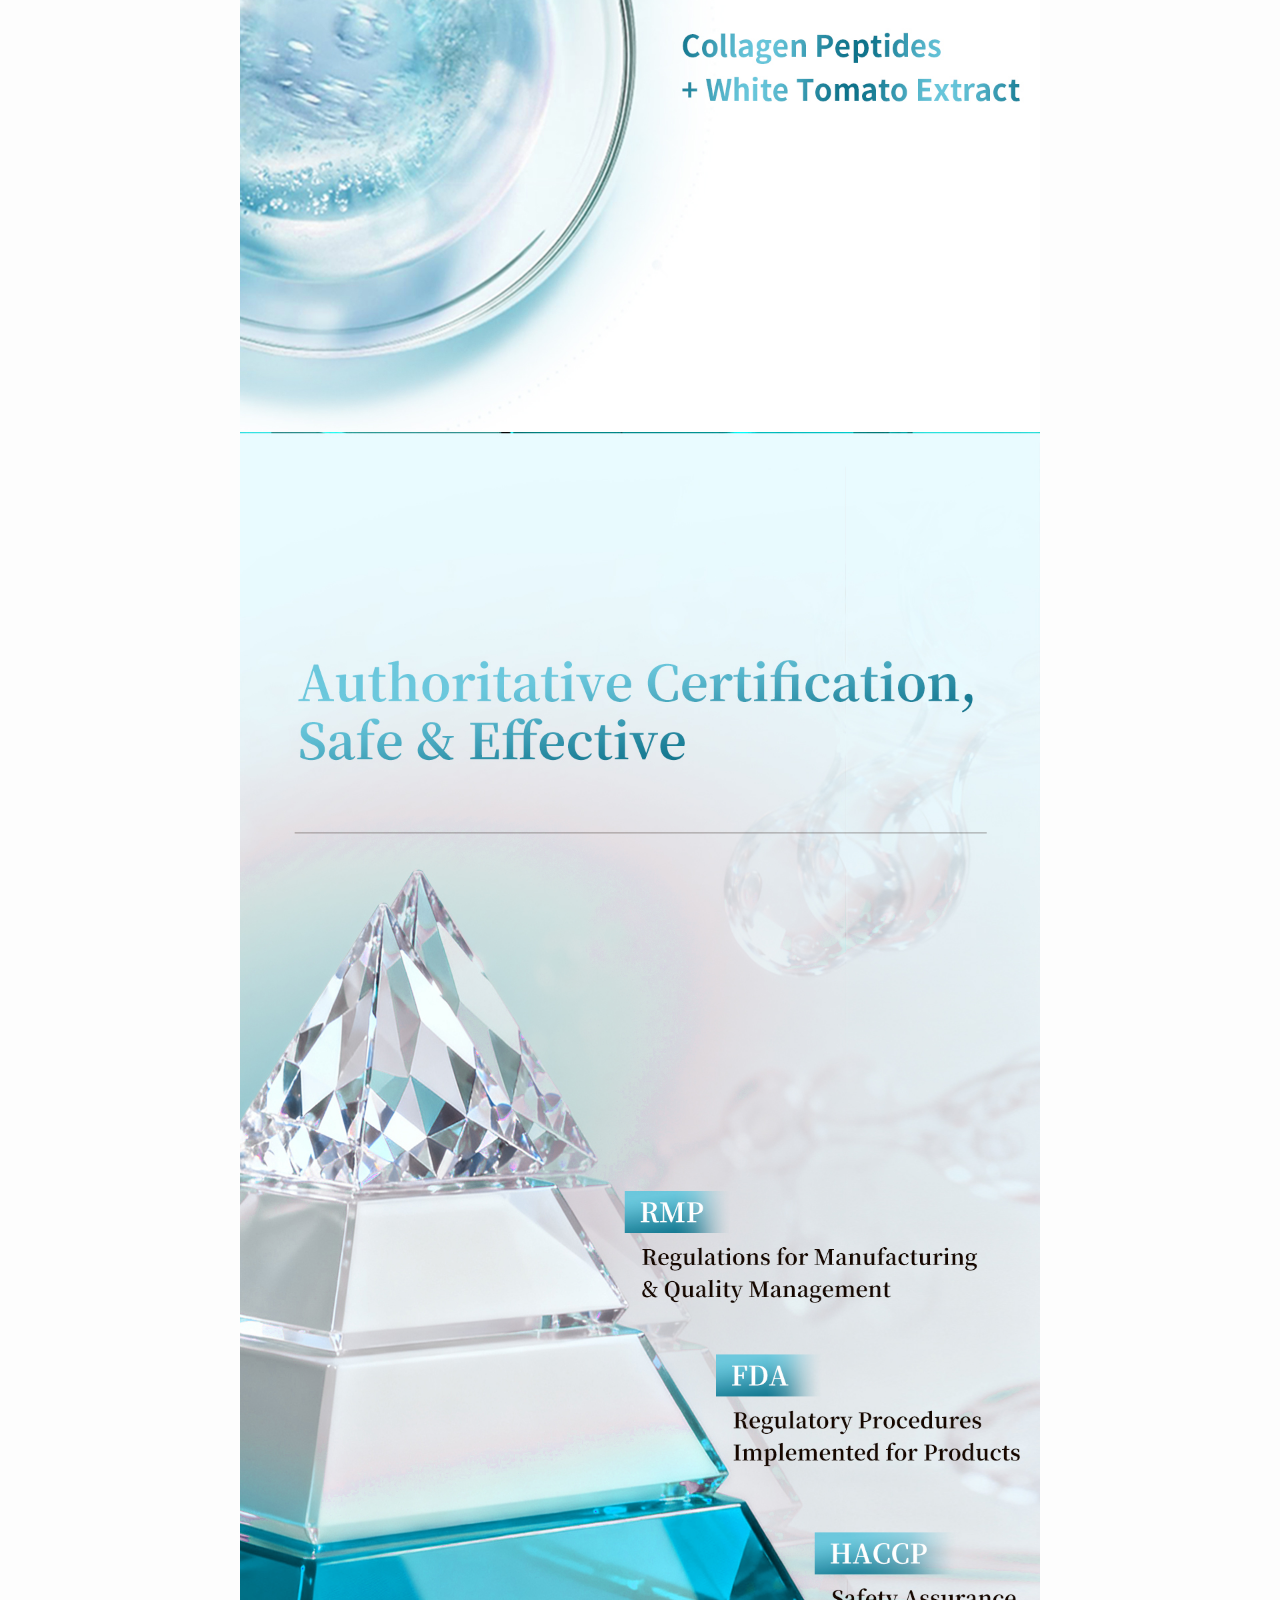
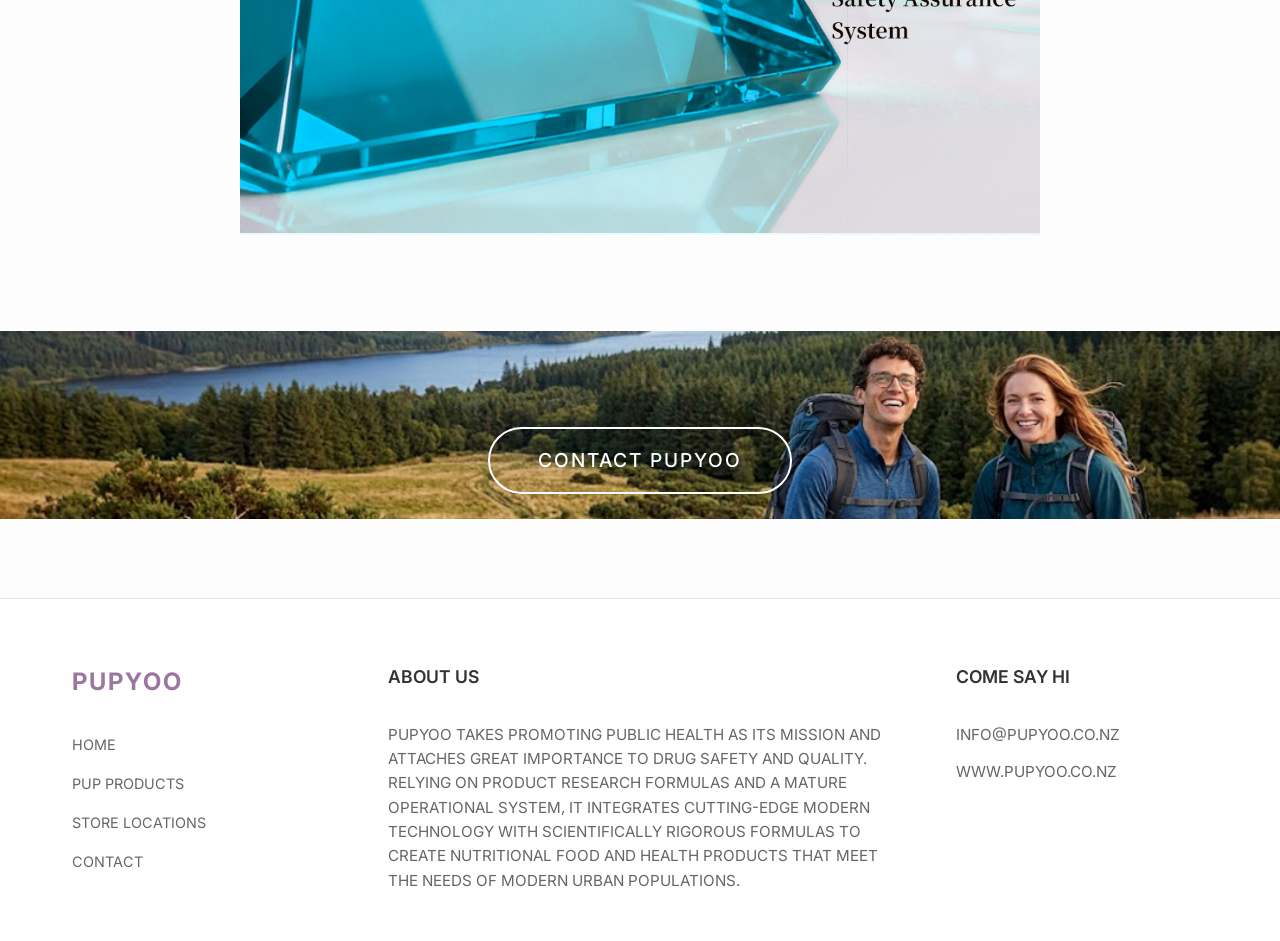
<file: 12mg Endogenous Astaxanthin Oxygen Shield Capsules.html>
<!doctype html>
<html lang="en">
  <head>
    <meta charset="UTF-8" />
    <meta
      name="viewport"
      content="width=device-width, initial-scale=1.0, maximum-scale=1.0, user-scalable=no"
    />
    <title>PUPYOO - 12mg Endogenous Astaxanthin Oxygen Shield Capsules</title>
    <meta
      name="description"
      content="PUPYOO - 12mg Endogenous Astaxanthin Oxygen Shield Capsules"
    />
    <link rel="preconnect" href="https://fonts.googleapis.com" />
    <link rel="preconnect" href="https://fonts.gstatic.com" crossorigin />
    <link
      href="https://fonts.googleapis.com/css2?family=Inter:wght@300;400;500;600;700&display=swap"
      rel="stylesheet"
    />
    <link rel="stylesheet" href="css/style.css" />
  </head>

  <body>
    <!-- Header Navigation -->
    <header class="navbar">
      <div class="container nav-container">
        <div class="logo">
          <a href="index.html">
            <img src="images/logo.png" alt="PUPYOO Logo" />
          </a>
        </div>
        <button class="mobile-menu-toggle" aria-label="Toggle Menu">
          <span></span>
          <span></span>
          <span></span>
        </button>
        <nav class="nav-links">
          <a href="index.html">POPYOO</a>
          <a href="products.html">PUPYOO PRODUCTS</a>
          <a href="stores.html">STORE LOCATIONS</a>
          <a href="contact.html">CONTACT</a>
        </nav>
      </div>
    </header>

    <main>
      <section
        class="product-details section"
        style="padding-top: calc(var(--nav-height) + 4rem)"
      >
        <div class="container">
          <div class="product-layout">
            <!-- Left: Image Gallery -->
            <div class="product-gallery reveal-up">
              <div class="main-image-container">
                <img
                  id="mainImage"
                  src="images/products/12mg Endogenous Astaxanthin Oxygen Shield Capsules/main.jpg"
                  alt="12mg Endogenous Astaxanthin Oxygen Shield Capsules"
                />
              </div>
              <div class="thumbnail-container">
                <div
                  class="thumbnail active"
                  onclick="
                    changeImage(
                      this,
                      'images/products/12mg Endogenous Astaxanthin Oxygen Shield Capsules/main.jpg',
                    )
                  "
                >
                  <img
                    src="images/products/12mg Endogenous Astaxanthin Oxygen Shield Capsules/main.jpg"
                    alt="Thumbnail"
                  />
                </div>
                <div
                  class="thumbnail"
                  onclick="
                    changeImage(
                      this,
                      'images/products/12mg Endogenous Astaxanthin Oxygen Shield Capsules/main-1.jpg',
                    )
                  "
                >
                  <img
                    src="images/products/12mg Endogenous Astaxanthin Oxygen Shield Capsules/main-1.jpg"
                    alt="Thumbnail"
                  />
                </div>
                <div
                  class="thumbnail"
                  onclick="
                    changeImage(
                      this,
                      'images/products/12mg Endogenous Astaxanthin Oxygen Shield Capsules/main-2.jpg',
                    )
                  "
                >
                  <img
                    src="images/products/12mg Endogenous Astaxanthin Oxygen Shield Capsules/main-2.jpg"
                    alt="Thumbnail"
                  />
                </div>
                <div
                  class="thumbnail"
                  onclick="
                    changeImage(
                      this,
                      'images/products/12mg Endogenous Astaxanthin Oxygen Shield Capsules/main-3.jpg',
                    )
                  "
                >
                  <img
                    src="images/products/12mg Endogenous Astaxanthin Oxygen Shield Capsules/main-3.jpg"
                    alt="Thumbnail"
                  />
                </div>
                <div
                  class="thumbnail"
                  onclick="
                    changeImage(
                      this,
                      'images/products/12mg Endogenous Astaxanthin Oxygen Shield Capsules/main-4.jpg',
                    )
                  "
                >
                  <img
                    src="images/products/12mg Endogenous Astaxanthin Oxygen Shield Capsules/main-4.jpg"
                    alt="Thumbnail"
                  />
                </div>
              </div>
            </div>

            <!-- Right: Product Info -->
            <div class="product-info reveal-up" style="transition-delay: 0.1s">
              <h1 class="product-detail-title">
                12mg Endogenous Astaxanthin Oxygen Shield Capsules
              </h1>
              <p class="product-detail-price">57 NZD</p>

              <div class="product-detail-desc">
                <p>12mg Endogenous Astaxanthin Oxygen Shield Capsules</p>
                <ul>
                  <li>High purity astaxanthin</li>
                  <li>Reduces free radicals</li>
                  <li>Supports wellbeing and circulation</li>
                </ul>
              </div>

              <button class="btn-buy">ADD TO CART</button>
            </div>
          </div>
        </div>
      </section>

      <!-- Product Details Images -->
      <section class="product-full-details">
        <div class="container" style="max-width: 800px; padding: 0">
          <img
            src="images/products/12mg Endogenous Astaxanthin Oxygen Shield Capsules/images/02.jpg"
            alt="Detail"
            style="width: 100%; display: block"
          />
          <img
            src="images/products/12mg Endogenous Astaxanthin Oxygen Shield Capsules/images/04.jpg"
            alt="Detail"
            style="width: 100%; display: block"
          />
          <img
            src="images/products/12mg Endogenous Astaxanthin Oxygen Shield Capsules/images/06.jpg"
            alt="Detail"
            style="width: 100%; display: block"
          />
        </div>
      </section>

      <!-- Contact Banner -->
      <section class="contact-banner section">
        <div class="contact-img">
          <img src="images/bg-contact.jpg" alt="contact" />
        </div>
        <div class="container contact-container">
          <a href="contact.html" class="btn-contact reveal-up"
            >Contact PUPYOO</a
          >
        </div>
      </section>
    </main>

    <!-- Footer -->
    <footer class="footer">
      <div class="container footer-container">
        <div class="footer-col col-nav reveal-up">
          <div class="footer-logo">PUPYOO</div>
          <nav class="footer-links">
            <a href="index.html">HOME</a>
            <a href="products.html">PUP PRODUCTS</a>
            <a href="stores.html">STORE LOCATIONS</a>
            <a href="contact.html">CONTACT</a>
          </nav>
        </div>

        <div
          class="footer-col col-about reveal-up"
          style="transition-delay: 0.1s"
        >
          <h4 class="footer-title">ABOUT US</h4>
          <div class="about-text">
            <p class="en">
              PUPYOO TAKES PROMOTING PUBLIC HEALTH AS ITS MISSION AND ATTACHES
              GREAT IMPORTANCE TO DRUG SAFETY AND QUALITY. RELYING ON PRODUCT
              RESEARCH FORMULAS AND A MATURE OPERATIONAL SYSTEM, IT INTEGRATES
              CUTTING-EDGE MODERN TECHNOLOGY WITH SCIENTIFICALLY RIGOROUS
              FORMULAS TO CREATE NUTRITIONAL FOOD AND HEALTH PRODUCTS THAT MEET
              THE NEEDS OF MODERN URBAN POPULATIONS.
            </p>
          </div>
        </div>

        <div
          class="footer-col col-contact reveal-up"
          style="transition-delay: 0.2s"
        >
          <h4 class="footer-title">COME SAY HI</h4>
          <div class="contact-info">
            <p class="en">INFO@PUPYOO.CO.NZ</p>
            <p class="en">WWW.PUPYOO.CO.NZ</p>
          </div>
        </div>
      </div>
    </footer>

    <script src="js/main.js"></script>
    <script>
      function changeImage(element, src) {
        document.getElementById('mainImage').src = src
        const thumbnails = document.querySelectorAll('.thumbnail')
        thumbnails.forEach((thumb) => thumb.classList.remove('active'))
        element.classList.add('active')
      }
    </script>
  </body>
</html>
</file>
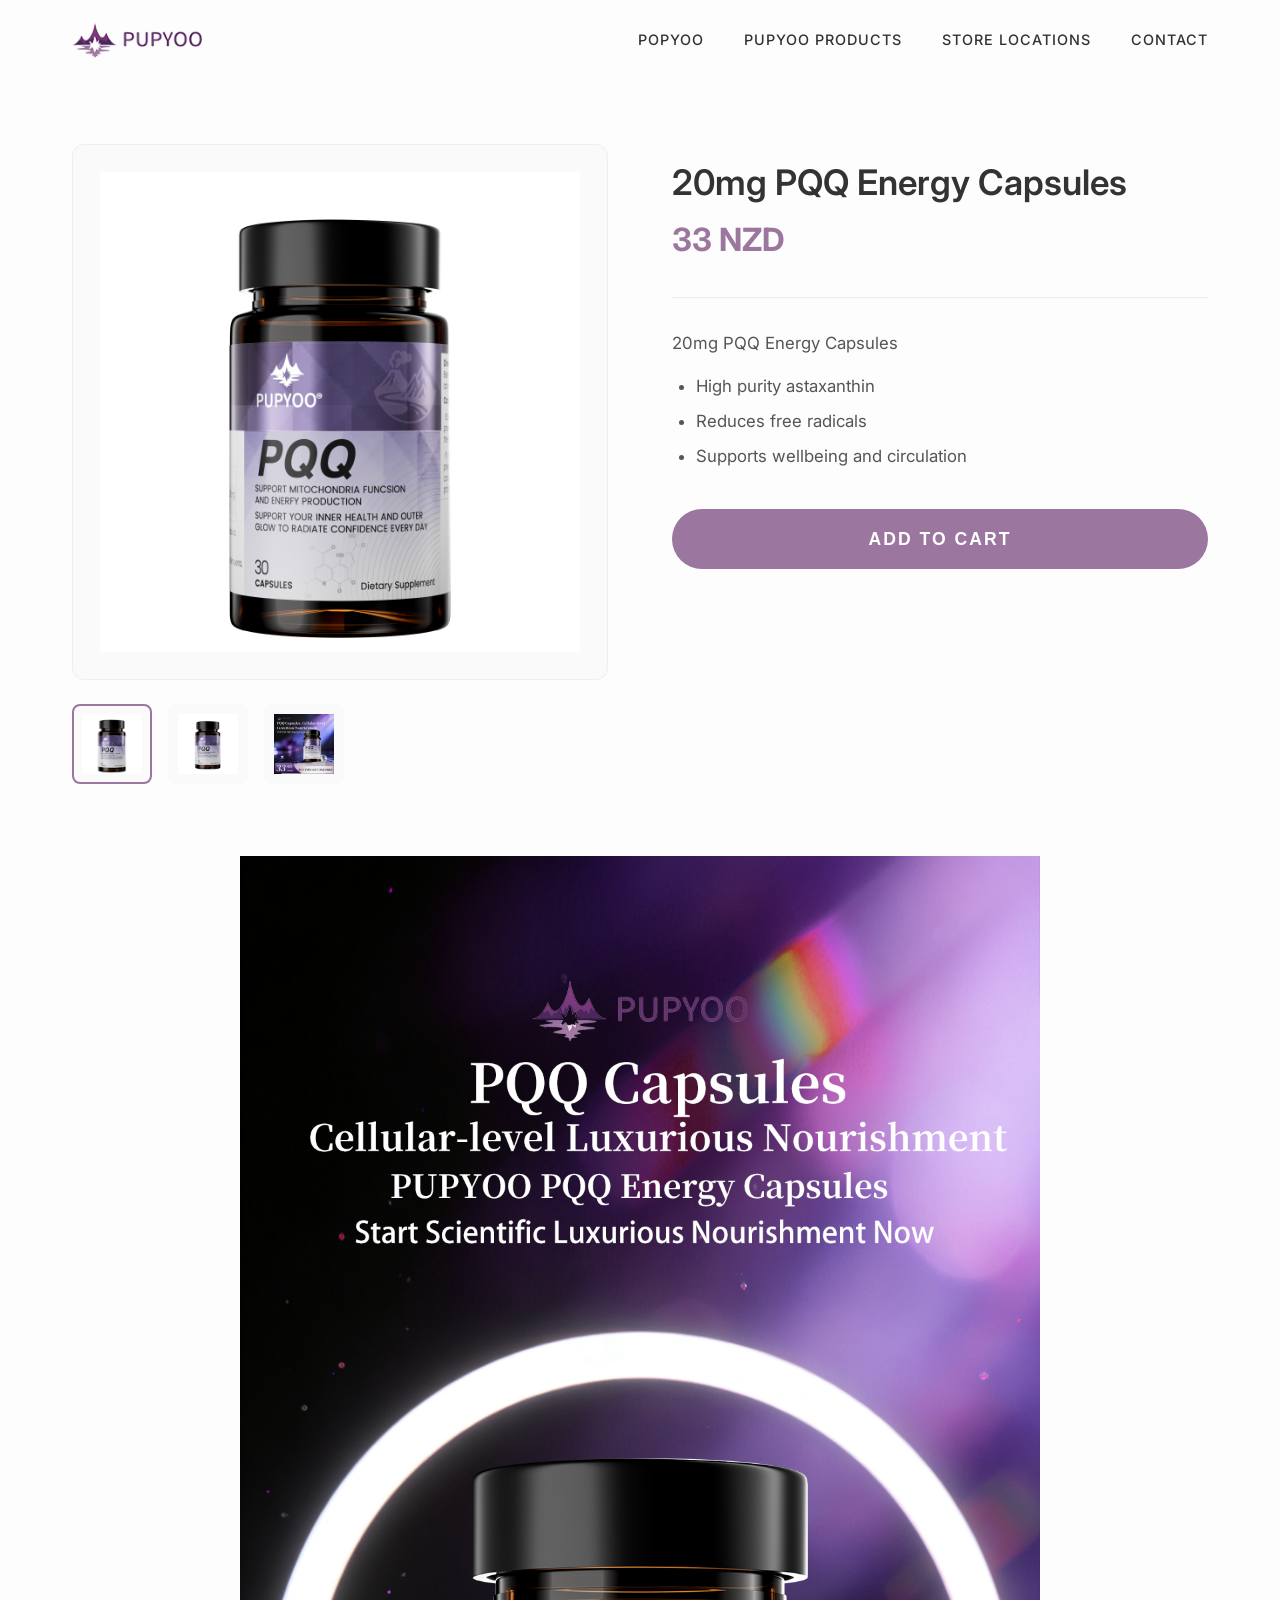
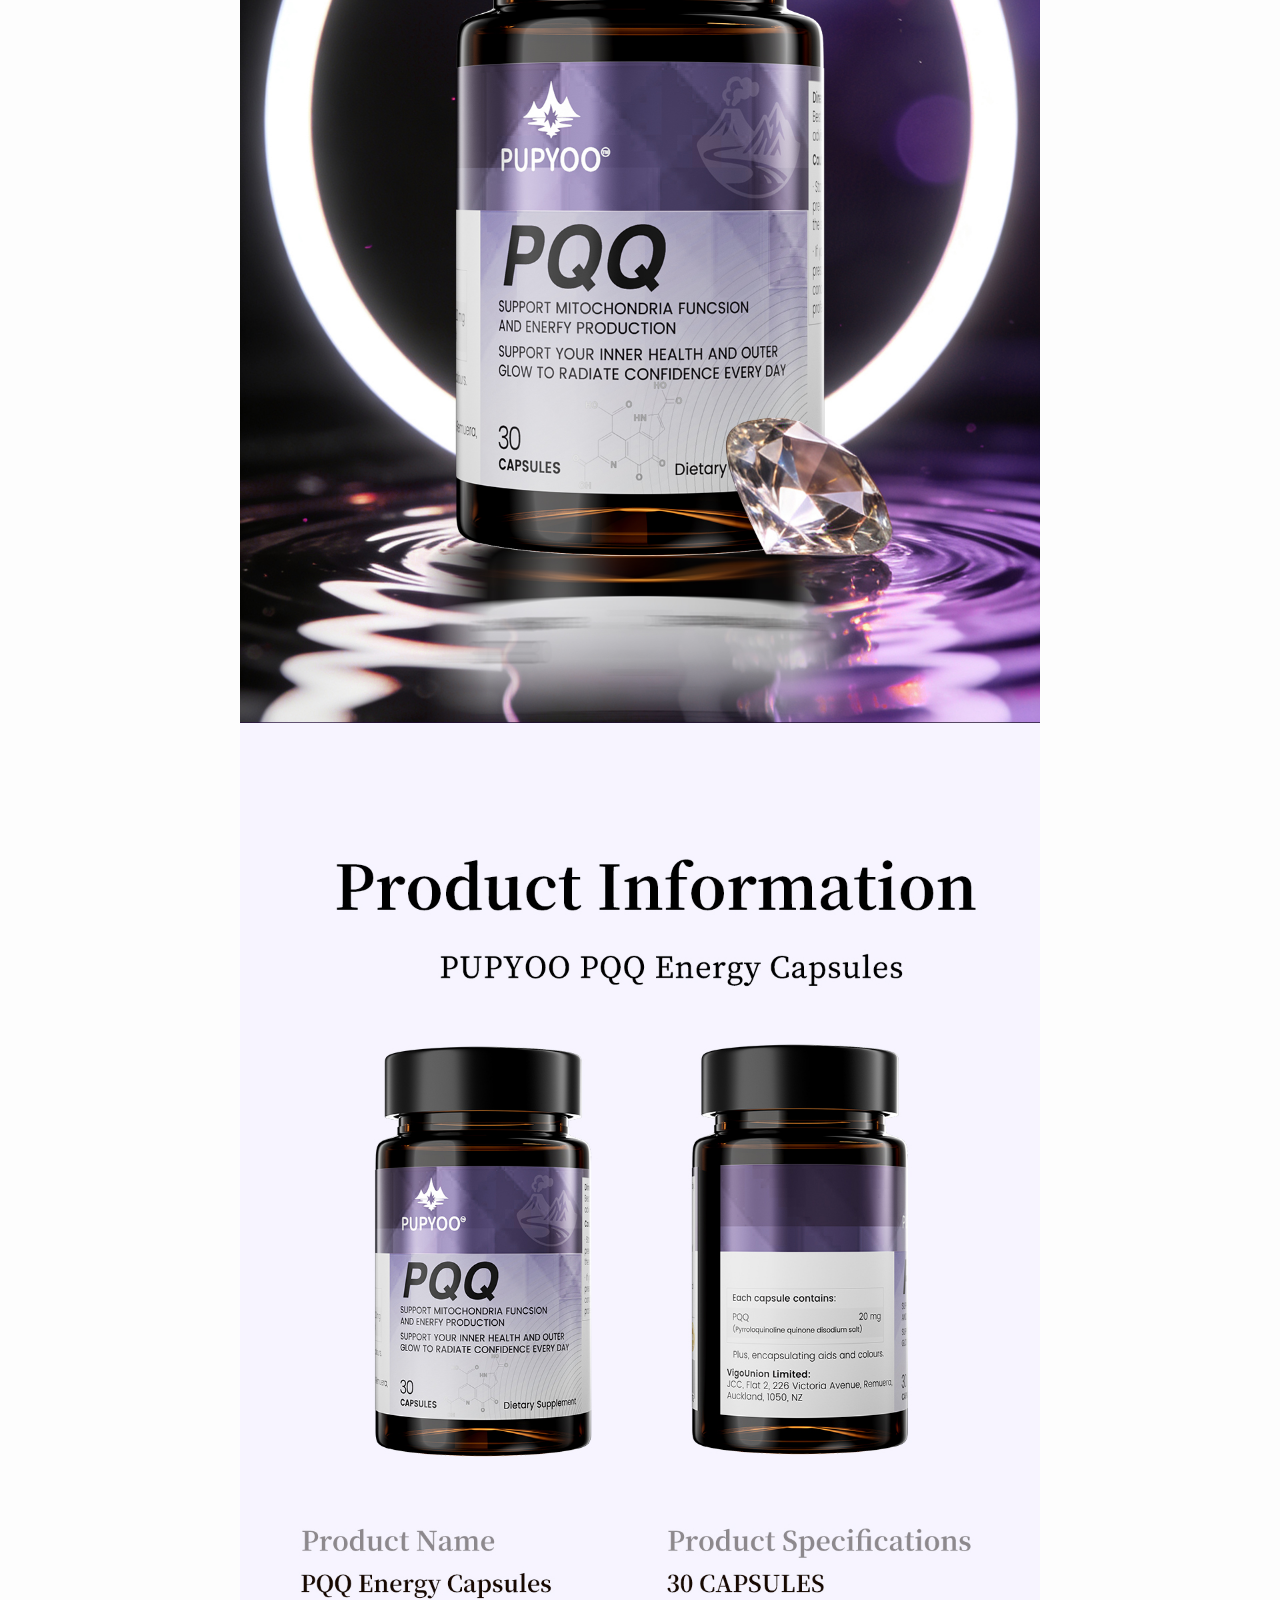
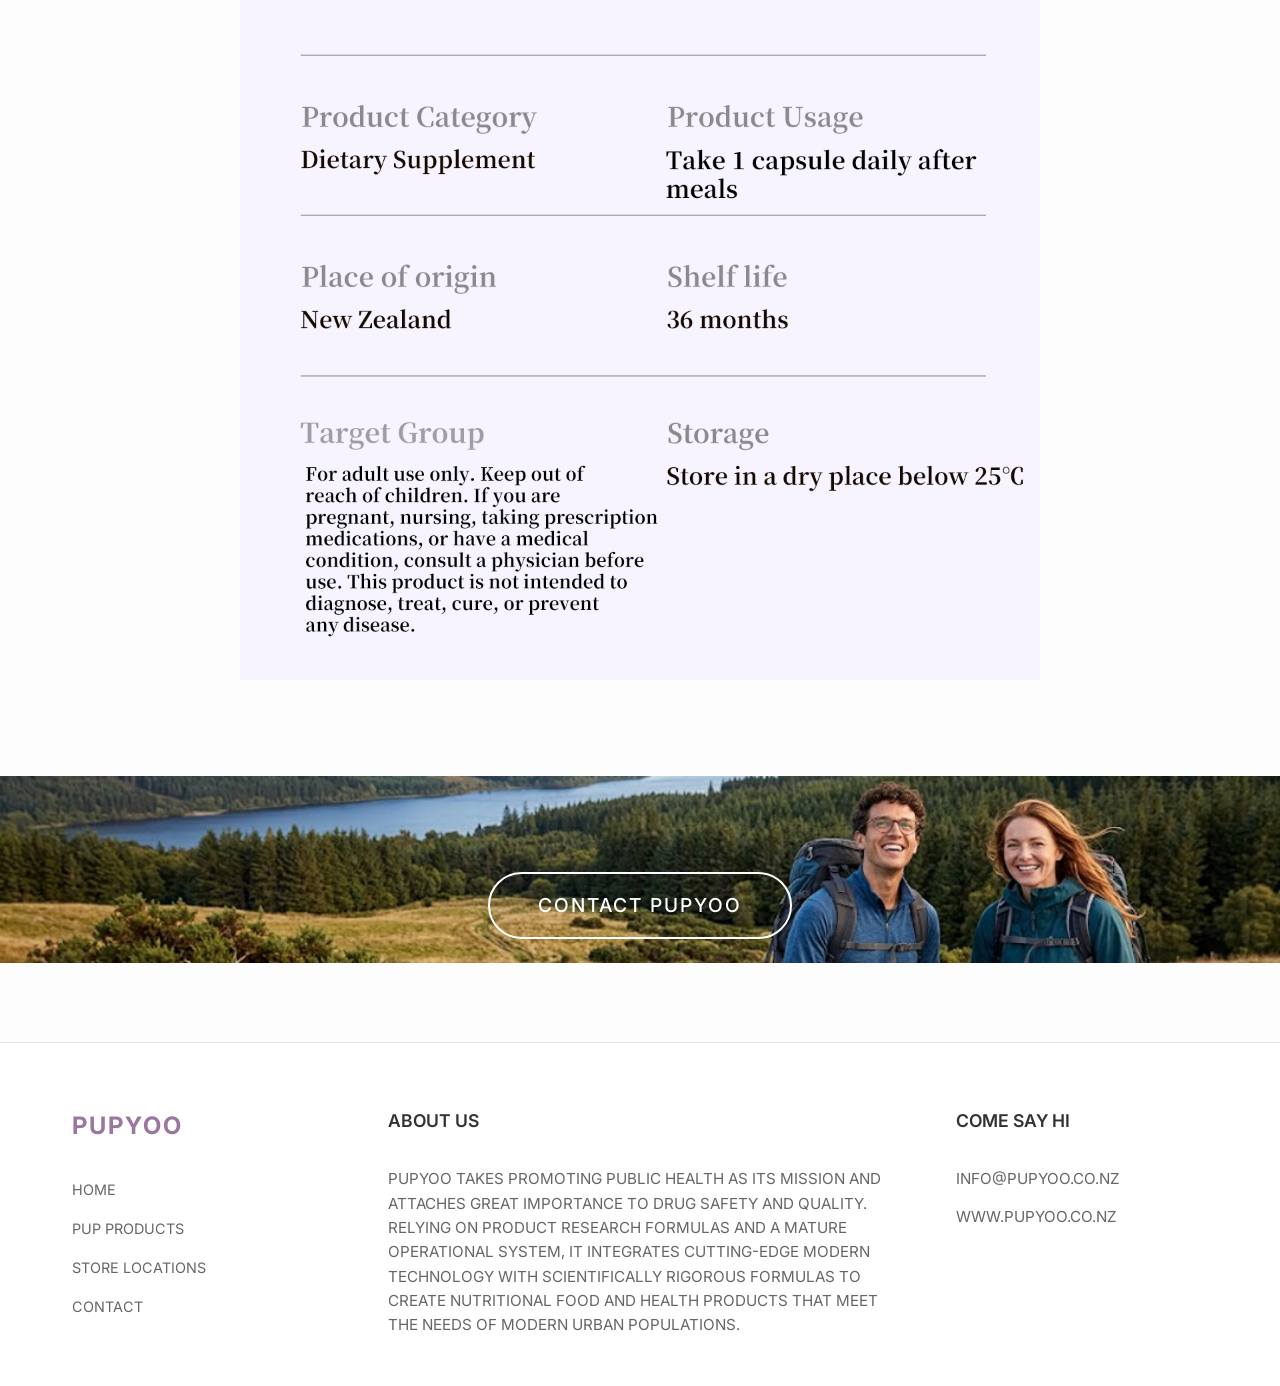
<file: 20mg PQQ Energy Capsules.html>
<!DOCTYPE html>
<html lang="en">

<head>
    <meta charset="UTF-8">
    <meta name="viewport" content="width=device-width, initial-scale=1.0, maximum-scale=1.0, user-scalable=no">
    <title>PUPYOO - 20mg PQQ Energy Capsules</title>
    <meta name="description" content="PUPYOO - 20mg PQQ Energy Capsules">
    <link rel="preconnect" href="https://fonts.googleapis.com">
    <link rel="preconnect" href="https://fonts.gstatic.com" crossorigin>
    <link href="https://fonts.googleapis.com/css2?family=Inter:wght@300;400;500;600;700&display=swap" rel="stylesheet">
    <link rel="stylesheet" href="css/style.css">
</head>

<body>
    <!-- Header Navigation -->
    <header class="navbar">
        <div class="container nav-container">
            <div class="logo">
                <a href="index.html">
                    <img src="images/logo.png" alt="PUPYOO Logo">
                </a>
            </div>
            <button class="mobile-menu-toggle" aria-label="Toggle Menu">
                <span></span>
                <span></span>
                <span></span>
            </button>
            <nav class="nav-links">
                <a href="index.html">POPYOO</a>
                <a href="products.html">PUPYOO PRODUCTS</a>
                <a href="stores.html">STORE LOCATIONS</a>
                <a href="contact.html">CONTACT</a>
            </nav>
        </div>
    </header>

    <main>
        <section class="product-details section" style="padding-top: calc(var(--nav-height) + 4rem);">
            <div class="container">
                <div class="product-layout">
                    <!-- Left: Image Gallery -->
                    <div class="product-gallery reveal-up">
                        <div class="main-image-container">
                            <img id="mainImage" src="images/products/20mg PQQ Energy Capsules/main.jpg" alt="20mg PQQ Energy Capsules">
                        </div>
                        <div class="thumbnail-container">
                            <div class="thumbnail active" onclick="changeImage(this, 'images/products/20mg PQQ Energy Capsules/main.jpg')">
                                <img src="images/products/20mg PQQ Energy Capsules/main.jpg" alt="Thumbnail">
                            </div>
                            <div class="thumbnail" onclick="changeImage(this, 'images/products/20mg PQQ Energy Capsules/main-1.jpg')">
                                <img src="images/products/20mg PQQ Energy Capsules/main-1.jpg" alt="Thumbnail">
                            </div>
                            <div class="thumbnail" onclick="changeImage(this, 'images/products/20mg PQQ Energy Capsules/main-2.jpg')">
                                <img src="images/products/20mg PQQ Energy Capsules/main-2.jpg" alt="Thumbnail">
                            </div>
                        </div>
                    </div>
                    
                    <!-- Right: Product Info -->
                    <div class="product-info reveal-up" style="transition-delay: 0.1s;">
                        <h1 class="product-detail-title">20mg PQQ Energy Capsules</h1>
                        <p class="product-detail-price">33 NZD</p>
                        
                        <div class="product-detail-desc">
                            <p>20mg PQQ Energy Capsules</p>
                            <ul>
                                <li>High purity astaxanthin</li>
                                <li>Reduces free radicals</li>
                                <li>Supports wellbeing and circulation</li>
                            </ul>
                        </div>
                        
                        <button class="btn-buy">ADD TO CART</button>
                    </div>
                </div>
            </div>
        </section>

        <!-- Product Details Images -->
        <section class="product-full-details">
            <div class="container" style="max-width: 800px; padding: 0;">
                <img src="images/products/20mg PQQ Energy Capsules/images/pqq_01.jpg" alt="Detail" style="width: 100%; display: block;">
                <img src="images/products/20mg PQQ Energy Capsules/images/pqq_08.jpg" alt="Detail" style="width: 100%; display: block;">
            </div>
        </section>
        
        <!-- Contact Banner -->
        <section class="contact-banner section">
            <div class="contact-img"><img src="images/bg-contact.jpg" alt="contact"></div>
            <div class="container contact-container">
                <a href="contact.html" class="btn-contact reveal-up">Contact PUPYOO</a>
            </div>
        </section>
    </main>

    <!-- Footer -->
    <footer class="footer">
        <div class="container footer-container">
            <div class="footer-col col-nav reveal-up">
                <div class="footer-logo">PUPYOO</div>
                <nav class="footer-links">
                    <a href="index.html">HOME</a>
                    <a href="products.html">PUP PRODUCTS</a>
                    <a href="stores.html">STORE LOCATIONS</a>
                    <a href="contact.html">CONTACT</a>
                </nav>
            </div>

            <div class="footer-col col-about reveal-up" style="transition-delay: 0.1s;">
                <h4 class="footer-title">ABOUT US</h4>
                <div class="about-text">
                    <p class="en">PUPYOO TAKES PROMOTING PUBLIC HEALTH AS ITS MISSION AND ATTACHES GREAT
                        IMPORTANCE TO DRUG SAFETY AND QUALITY. RELYING ON PRODUCT RESEARCH FORMULAS AND A MATURE
                        OPERATIONAL SYSTEM, IT INTEGRATES CUTTING-EDGE MODERN TECHNOLOGY WITH SCIENTIFICALLY RIGOROUS
                        FORMULAS TO CREATE NUTRITIONAL FOOD AND HEALTH PRODUCTS THAT MEET THE NEEDS OF MODERN URBAN
                        POPULATIONS.</p>
                </div>
            </div>

            <div class="footer-col col-contact reveal-up" style="transition-delay: 0.2s;">
                <h4 class="footer-title">COME SAY HI</h4>
                <div class="contact-info">
                    <p class="en">INFO@PUPYOO.CO.NZ</p>
                    <p class="en">WWW.PUPYOO.CO.NZ</p>
                </div>
            </div>
        </div>
    </footer>

    <script src="js/main.js"></script>
    <script>
        function changeImage(element, src) {
            document.getElementById('mainImage').src = src;
            const thumbnails = document.querySelectorAll('.thumbnail');
            thumbnails.forEach(thumb => thumb.classList.remove('active'));
            element.classList.add('active');
        }
    </script>
</body>

</html>
</file>
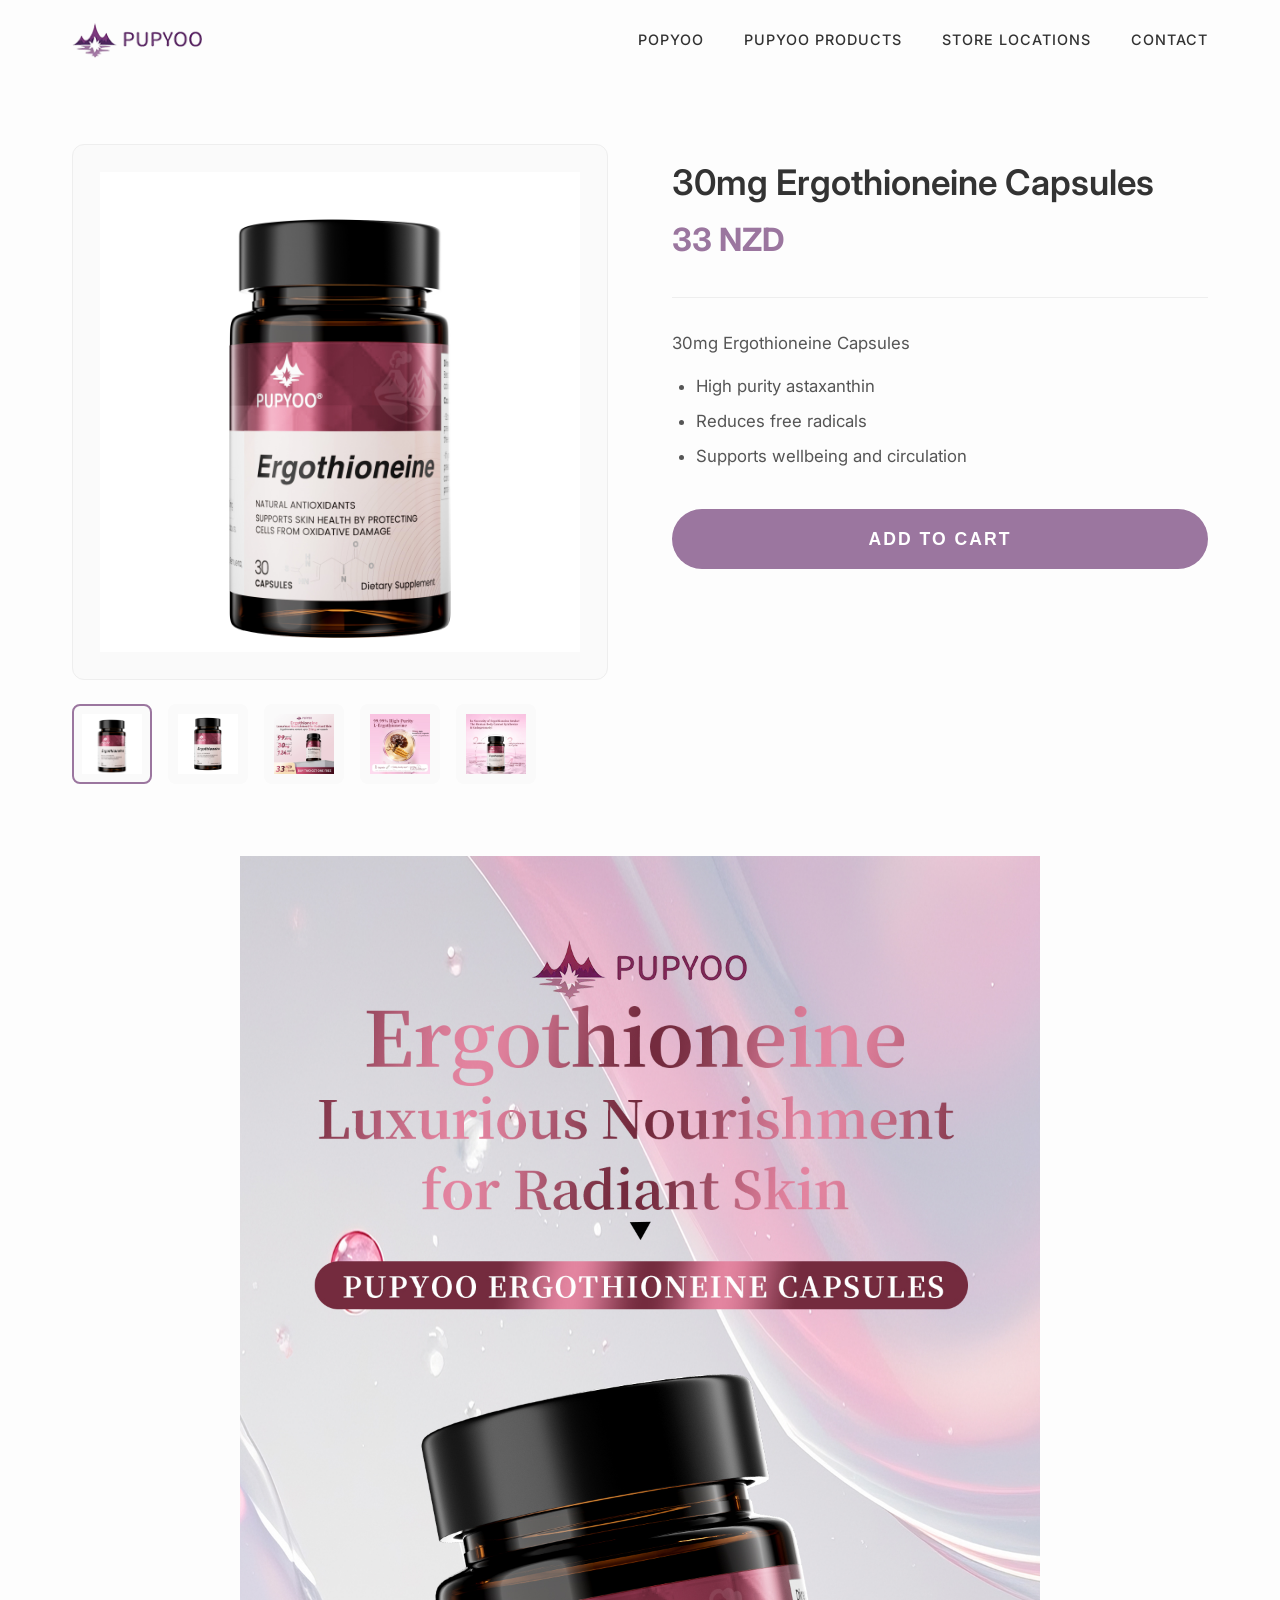
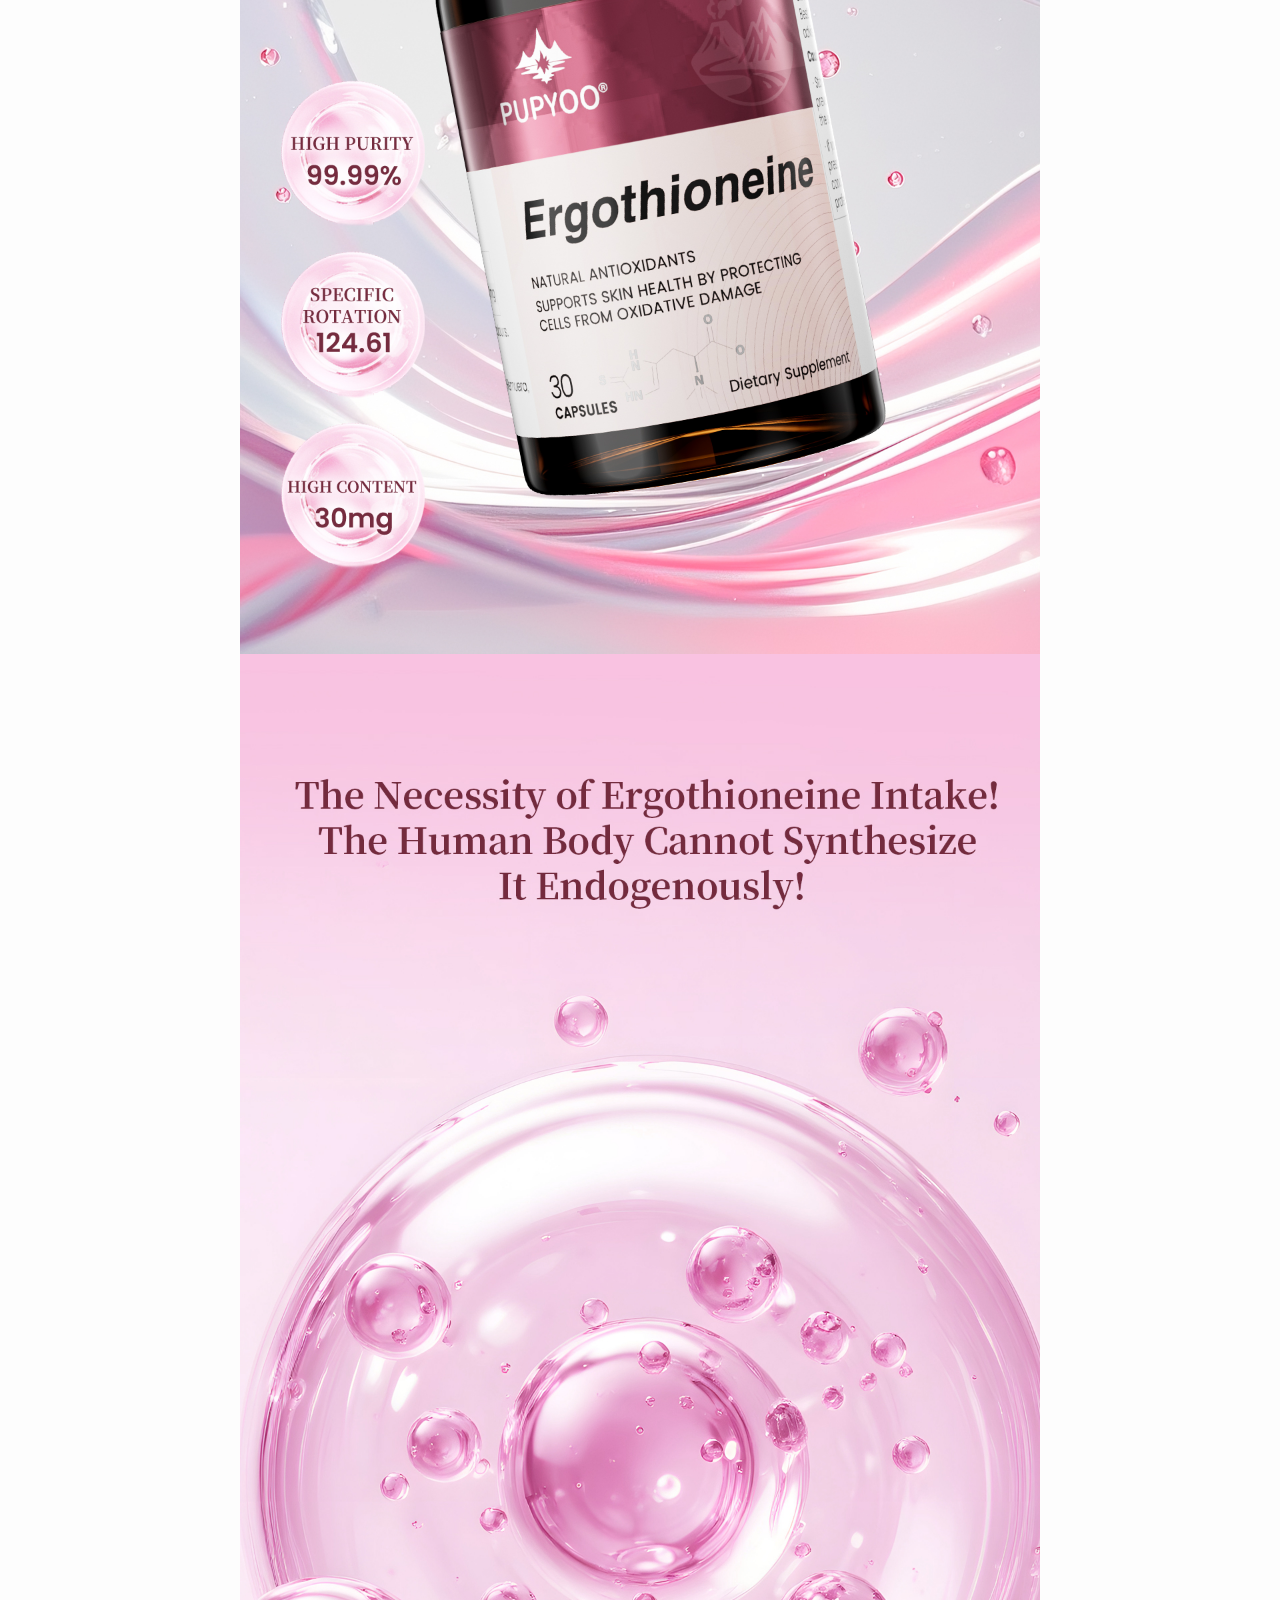
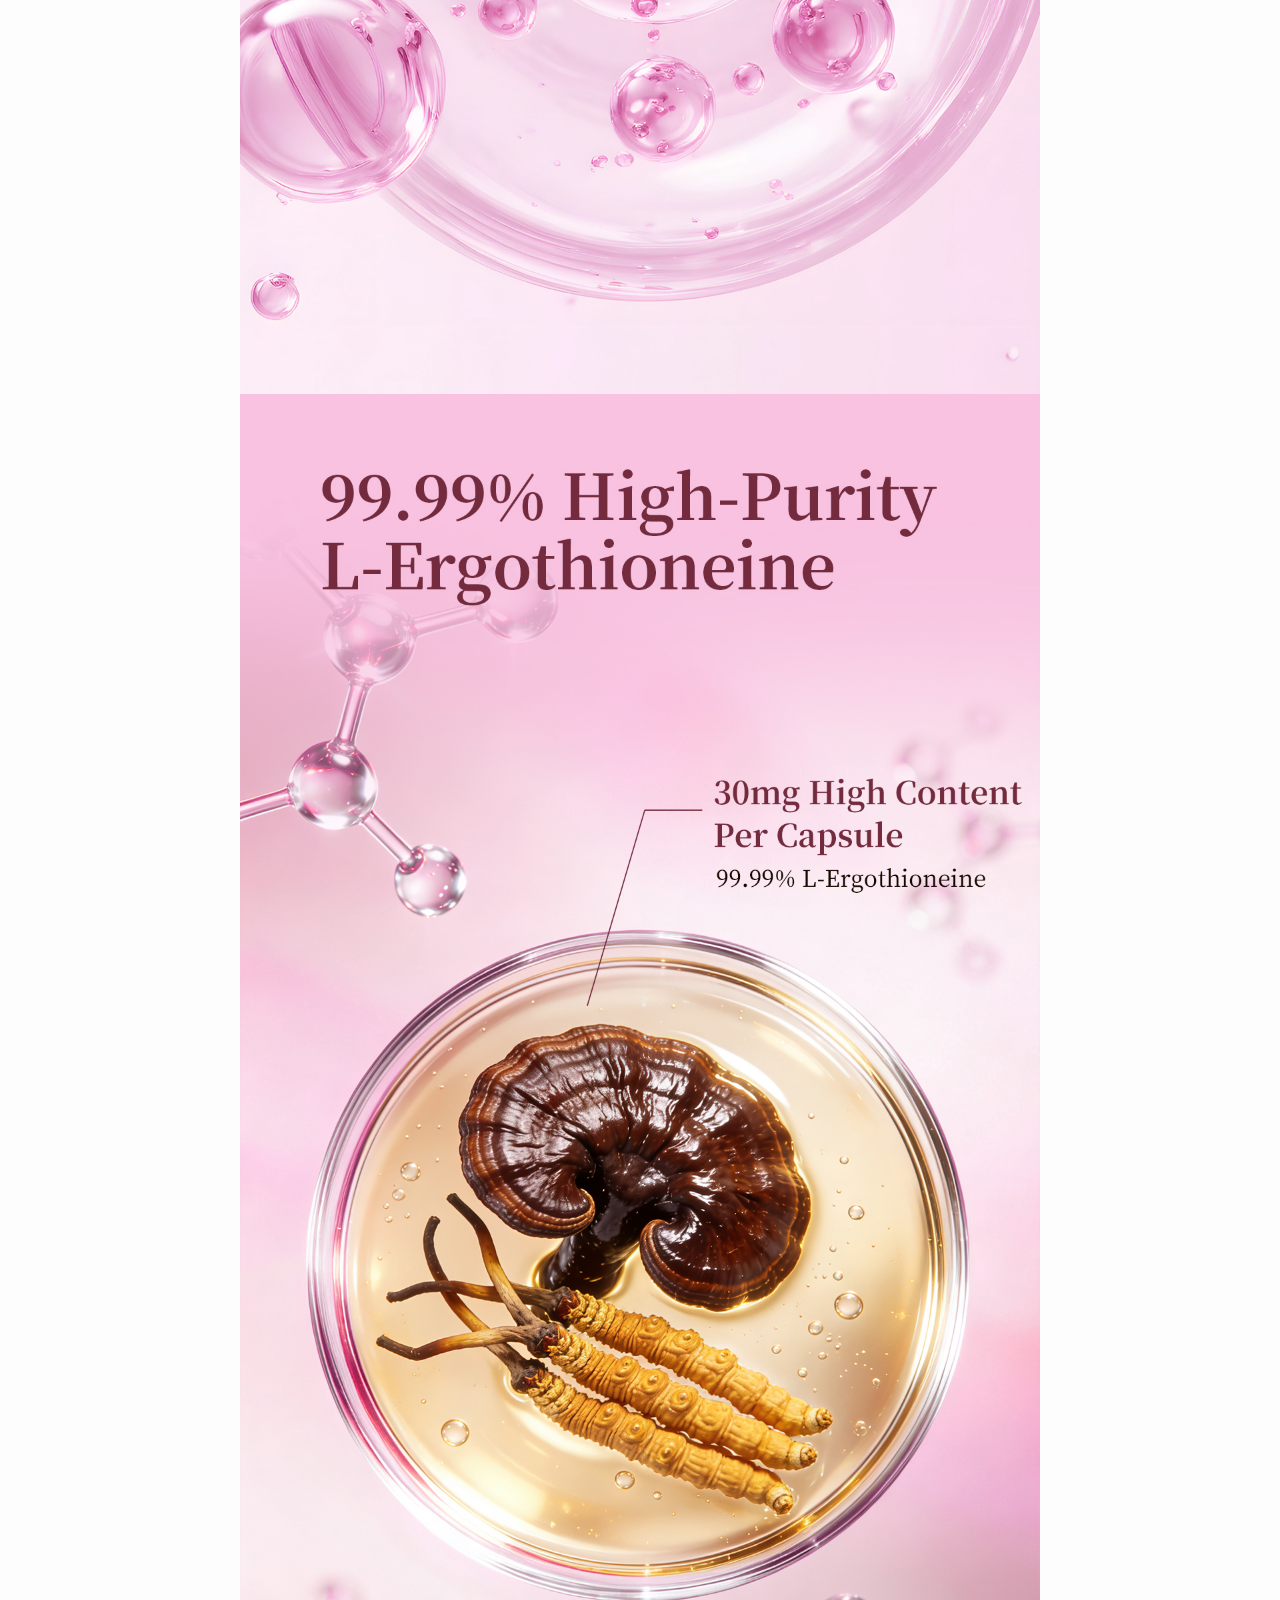
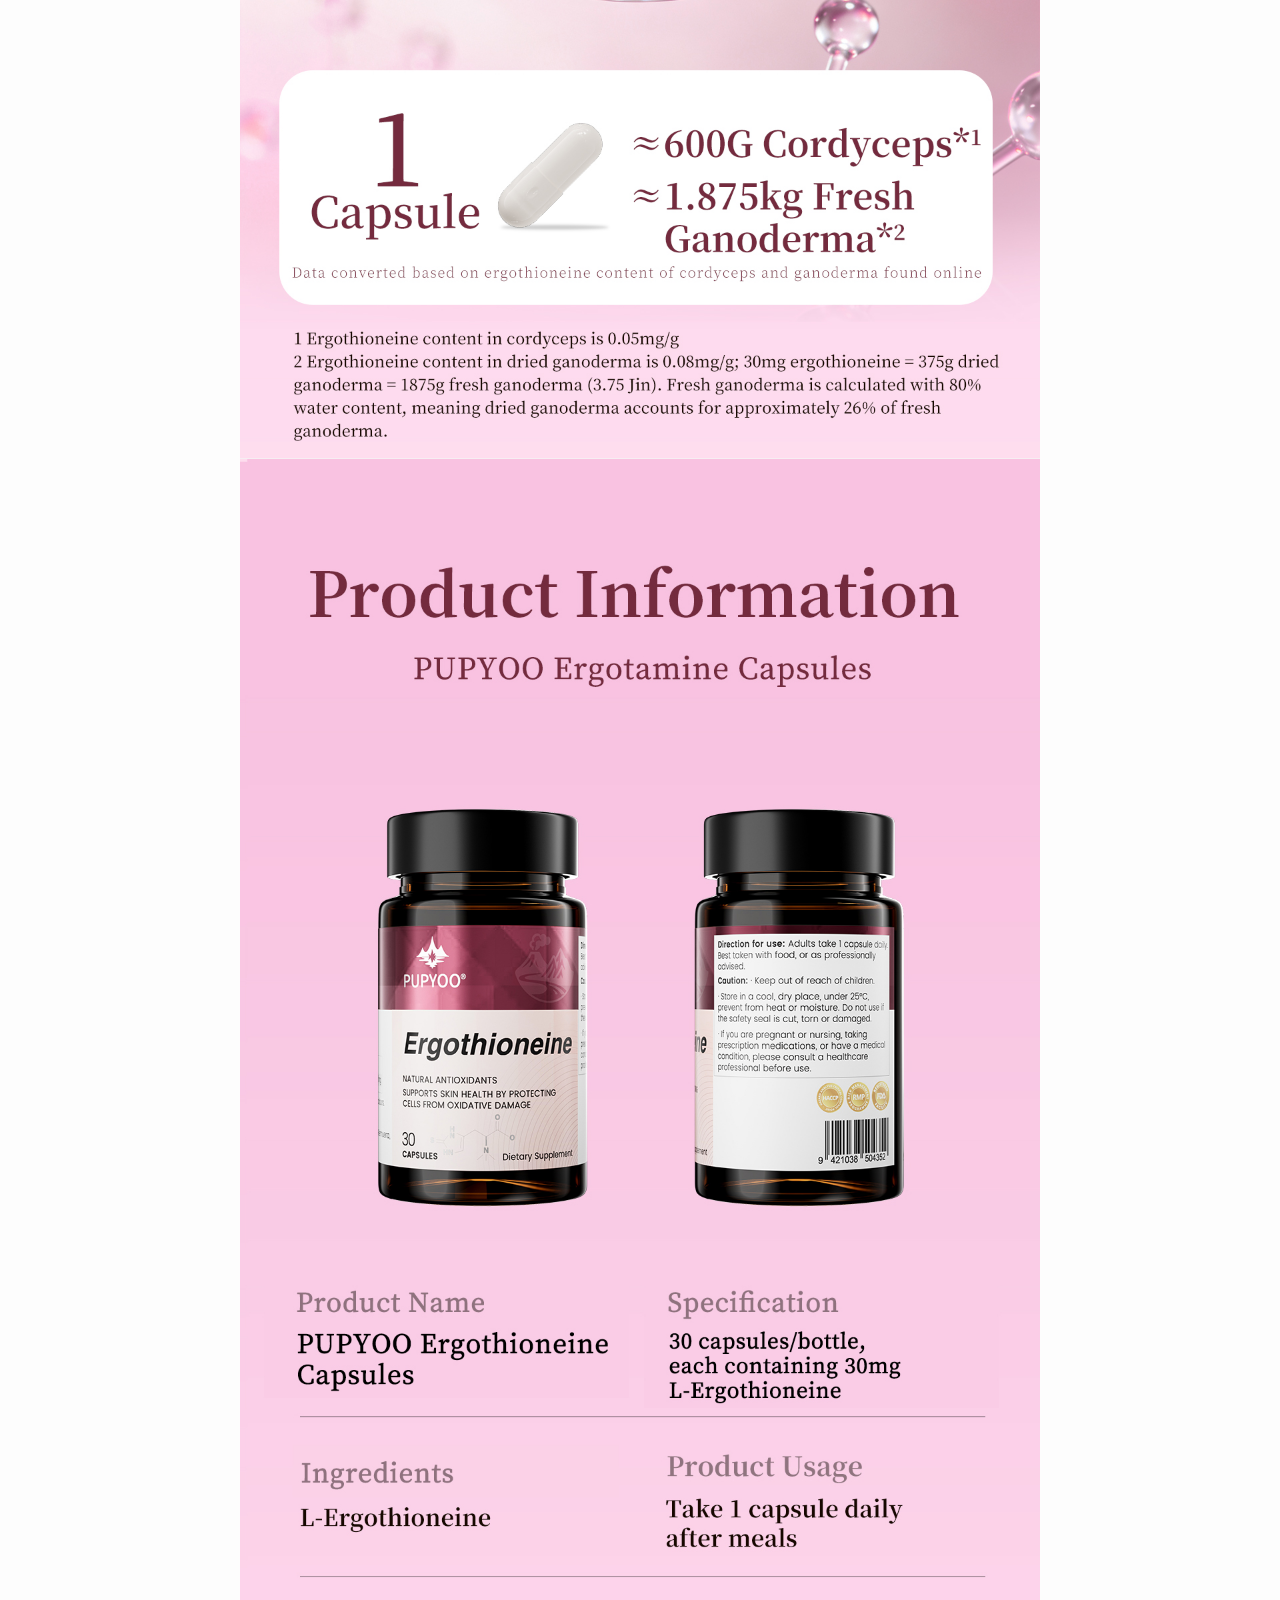
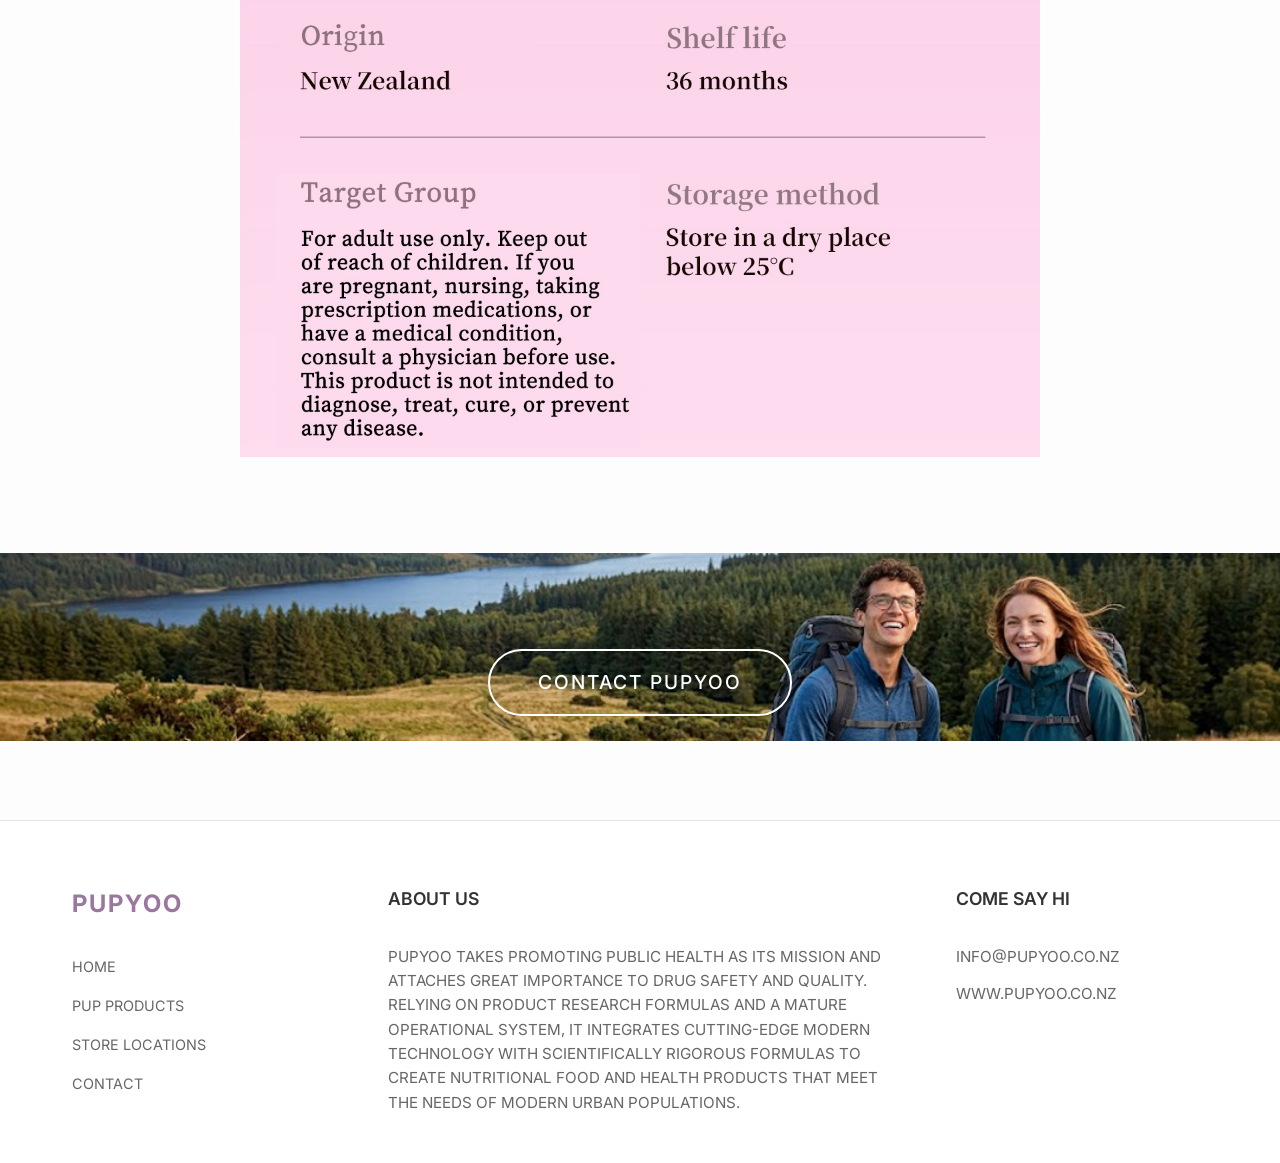
<file: 30mg Ergothioneine Capsules.html>
<!doctype html>
<html lang="en">
  <head>
    <meta charset="UTF-8" />
    <meta
      name="viewport"
      content="width=device-width, initial-scale=1.0, maximum-scale=1.0, user-scalable=no"
    />
    <title>PUPYOO - 30mg Ergothioneine Capsules</title>
    <meta name="description" content="PUPYOO - 30mg Ergothioneine Capsules" />
    <link rel="preconnect" href="https://fonts.googleapis.com" />
    <link rel="preconnect" href="https://fonts.gstatic.com" crossorigin />
    <link
      href="https://fonts.googleapis.com/css2?family=Inter:wght@300;400;500;600;700&display=swap"
      rel="stylesheet"
    />
    <link rel="stylesheet" href="css/style.css" />
  </head>

  <body>
    <!-- Header Navigation -->
    <header class="navbar">
      <div class="container nav-container">
        <div class="logo">
          <a href="index.html">
            <img src="images/logo.png" alt="PUPYOO Logo" />
          </a>
        </div>
        <button class="mobile-menu-toggle" aria-label="Toggle Menu">
          <span></span>
          <span></span>
          <span></span>
        </button>
        <nav class="nav-links">
          <a href="index.html">POPYOO</a>
          <a href="products.html">PUPYOO PRODUCTS</a>
          <a href="stores.html">STORE LOCATIONS</a>
          <a href="contact.html">CONTACT</a>
        </nav>
      </div>
    </header>

    <main>
      <section
        class="product-details section"
        style="padding-top: calc(var(--nav-height) + 4rem)"
      >
        <div class="container">
          <div class="product-layout">
            <!-- Left: Image Gallery -->
            <div class="product-gallery reveal-up">
              <div class="main-image-container">
                <img
                  id="mainImage"
                  src="images/products/30mg Ergothioneine Capsules/main.jpg"
                  alt="30mg Ergothioneine Capsules"
                />
              </div>
              <div class="thumbnail-container">
                <div
                  class="thumbnail active"
                  onclick="
                    changeImage(
                      this,
                      'images/products/30mg Ergothioneine Capsules/main.jpg',
                    )
                  "
                >
                  <img
                    src="images/products/30mg Ergothioneine Capsules/main.jpg"
                    alt="Thumbnail"
                  />
                </div>
                <div
                  class="thumbnail"
                  onclick="
                    changeImage(
                      this,
                      'images/products/30mg Ergothioneine Capsules/main-1.jpg',
                    )
                  "
                >
                  <img
                    src="images/products/30mg Ergothioneine Capsules/main-1.jpg"
                    alt="Thumbnail"
                  />
                </div>
                <div
                  class="thumbnail"
                  onclick="
                    changeImage(
                      this,
                      'images/products/30mg Ergothioneine Capsules/main-2.jpg',
                    )
                  "
                >
                  <img
                    src="images/products/30mg Ergothioneine Capsules/main-2.jpg"
                    alt="Thumbnail"
                  />
                </div>
                <div
                  class="thumbnail"
                  onclick="
                    changeImage(
                      this,
                      'images/products/30mg Ergothioneine Capsules/main-3.jpg',
                    )
                  "
                >
                  <img
                    src="images/products/30mg Ergothioneine Capsules/main-3.jpg"
                    alt="Thumbnail"
                  />
                </div>
                <div
                  class="thumbnail"
                  onclick="
                    changeImage(
                      this,
                      'images/products/30mg Ergothioneine Capsules/main-4.jpg',
                    )
                  "
                >
                  <img
                    src="images/products/30mg Ergothioneine Capsules/main-4.jpg"
                    alt="Thumbnail"
                  />
                </div>
              </div>
            </div>

            <!-- Right: Product Info -->
            <div class="product-info reveal-up" style="transition-delay: 0.1s">
              <h1 class="product-detail-title">30mg Ergothioneine Capsules</h1>
              <p class="product-detail-price">33 NZD</p>

              <div class="product-detail-desc">
                <p>30mg Ergothioneine Capsules</p>
                <ul>
                  <li>High purity astaxanthin</li>
                  <li>Reduces free radicals</li>
                  <li>Supports wellbeing and circulation</li>
                </ul>
              </div>

              <button class="btn-buy">ADD TO CART</button>
            </div>
          </div>
        </div>
      </section>

      <!-- Product Details Images -->
      <section class="product-full-details">
        <div class="container" style="max-width: 800px; padding: 0">
          <img
            src="images/products/30mg Ergothioneine Capsules/images/01.jpg"
            alt="Detail"
            style="width: 100%; display: block"
          />
          <img
            src="images/products/30mg Ergothioneine Capsules/images/03.jpg"
            alt="Detail"
            style="width: 100%; display: block"
          />
          <img
            src="images/products/30mg Ergothioneine Capsules/images/05.jpg"
            alt="Detail"
            style="width: 100%; display: block"
          />
          <img
            src="images/products/30mg Ergothioneine Capsules/images/08.jpg"
            alt="Detail"
            style="width: 100%; display: block"
          />
        </div>
      </section>

      <!-- Contact Banner -->
      <section class="contact-banner section">
        <div class="contact-img">
          <img src="images/bg-contact.jpg" alt="contact" />
        </div>
        <div class="container contact-container">
          <a href="contact.html" class="btn-contact reveal-up"
            >Contact PUPYOO</a
          >
        </div>
      </section>
    </main>

    <!-- Footer -->
    <footer class="footer">
      <div class="container footer-container">
        <div class="footer-col col-nav reveal-up">
          <div class="footer-logo">PUPYOO</div>
          <nav class="footer-links">
            <a href="index.html">HOME</a>
            <a href="products.html">PUP PRODUCTS</a>
            <a href="stores.html">STORE LOCATIONS</a>
            <a href="contact.html">CONTACT</a>
          </nav>
        </div>

        <div
          class="footer-col col-about reveal-up"
          style="transition-delay: 0.1s"
        >
          <h4 class="footer-title">ABOUT US</h4>
          <div class="about-text">
            <p class="en">
              PUPYOO TAKES PROMOTING PUBLIC HEALTH AS ITS MISSION AND ATTACHES
              GREAT IMPORTANCE TO DRUG SAFETY AND QUALITY. RELYING ON PRODUCT
              RESEARCH FORMULAS AND A MATURE OPERATIONAL SYSTEM, IT INTEGRATES
              CUTTING-EDGE MODERN TECHNOLOGY WITH SCIENTIFICALLY RIGOROUS
              FORMULAS TO CREATE NUTRITIONAL FOOD AND HEALTH PRODUCTS THAT MEET
              THE NEEDS OF MODERN URBAN POPULATIONS.
            </p>
          </div>
        </div>

        <div
          class="footer-col col-contact reveal-up"
          style="transition-delay: 0.2s"
        >
          <h4 class="footer-title">COME SAY HI</h4>
          <div class="contact-info">
            <p class="en">INFO@PUPYOO.CO.NZ</p>
            <p class="en">WWW.PUPYOO.CO.NZ</p>
          </div>
        </div>
      </div>
    </footer>

    <script src="js/main.js"></script>
    <script>
      function changeImage(element, src) {
        document.getElementById('mainImage').src = src
        const thumbnails = document.querySelectorAll('.thumbnail')
        thumbnails.forEach((thumb) => thumb.classList.remove('active'))
        element.classList.add('active')
      }
    </script>
  </body>
</html>
</file>
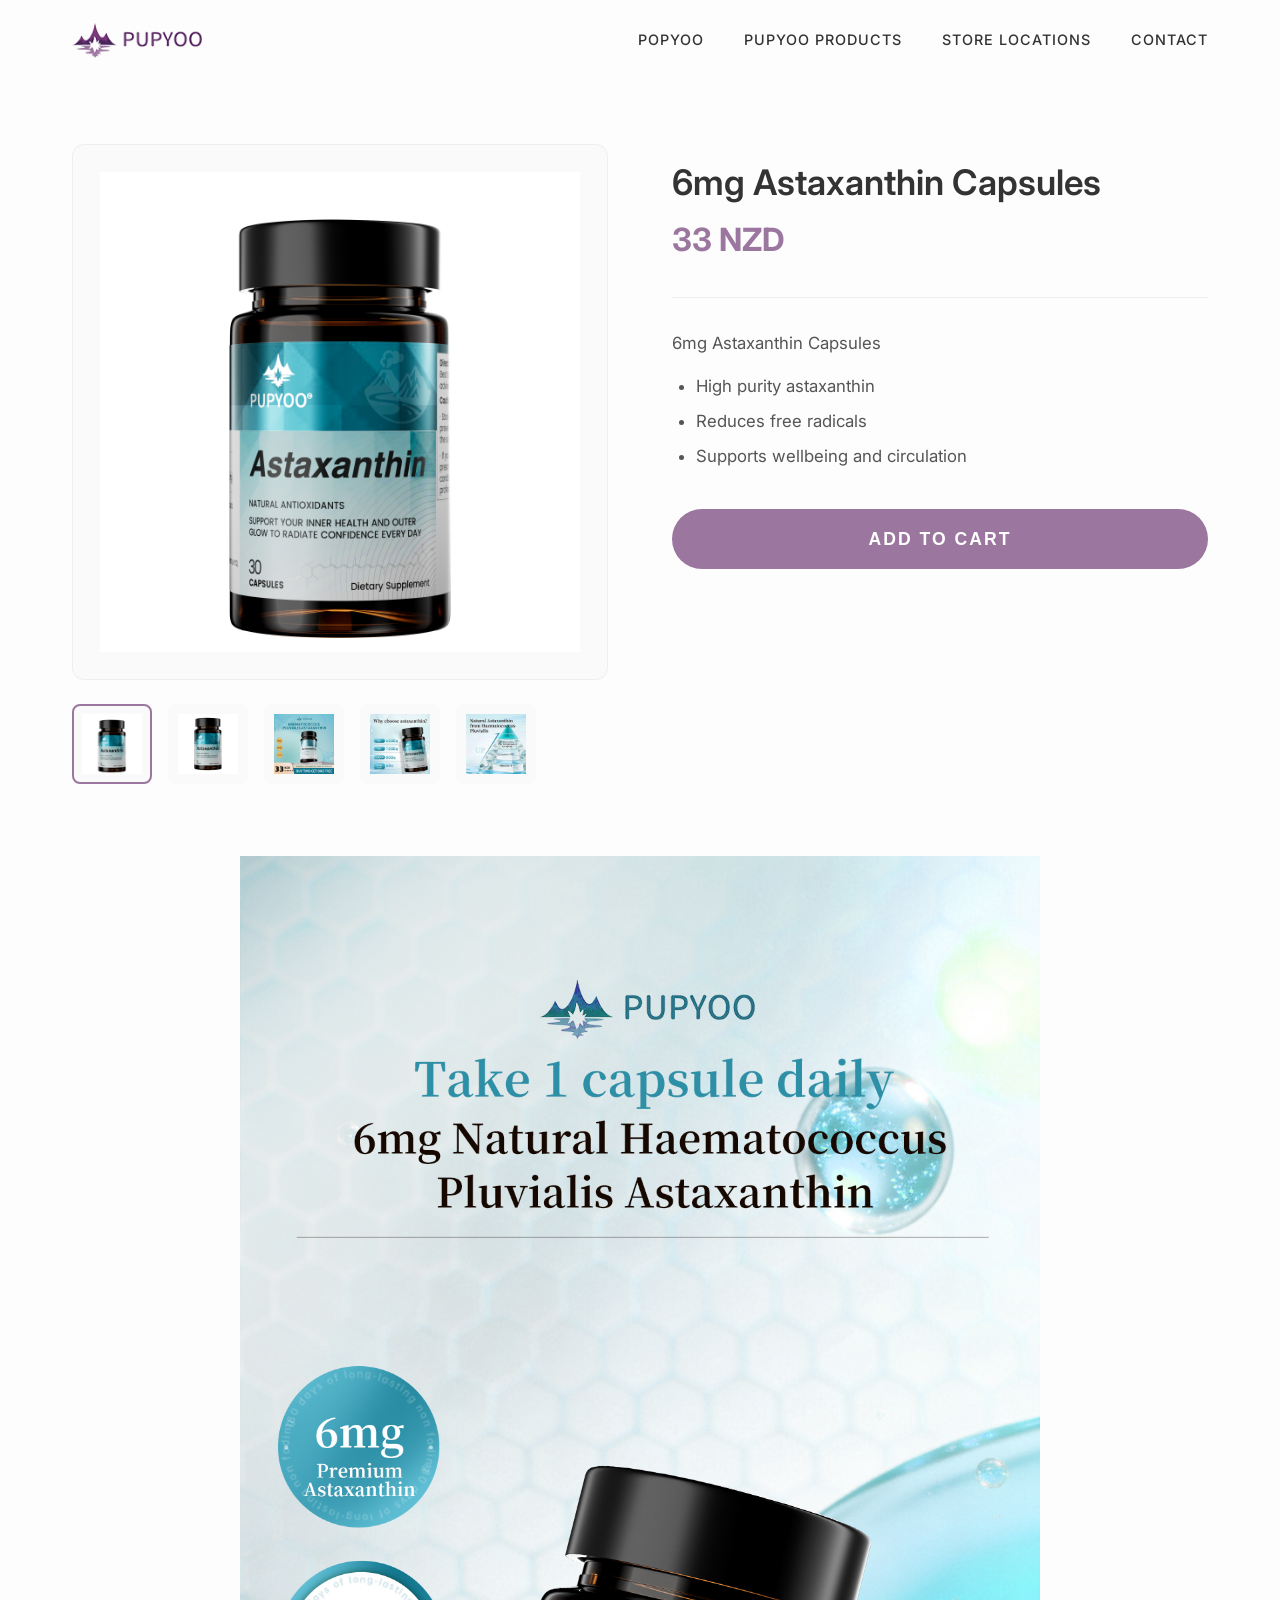
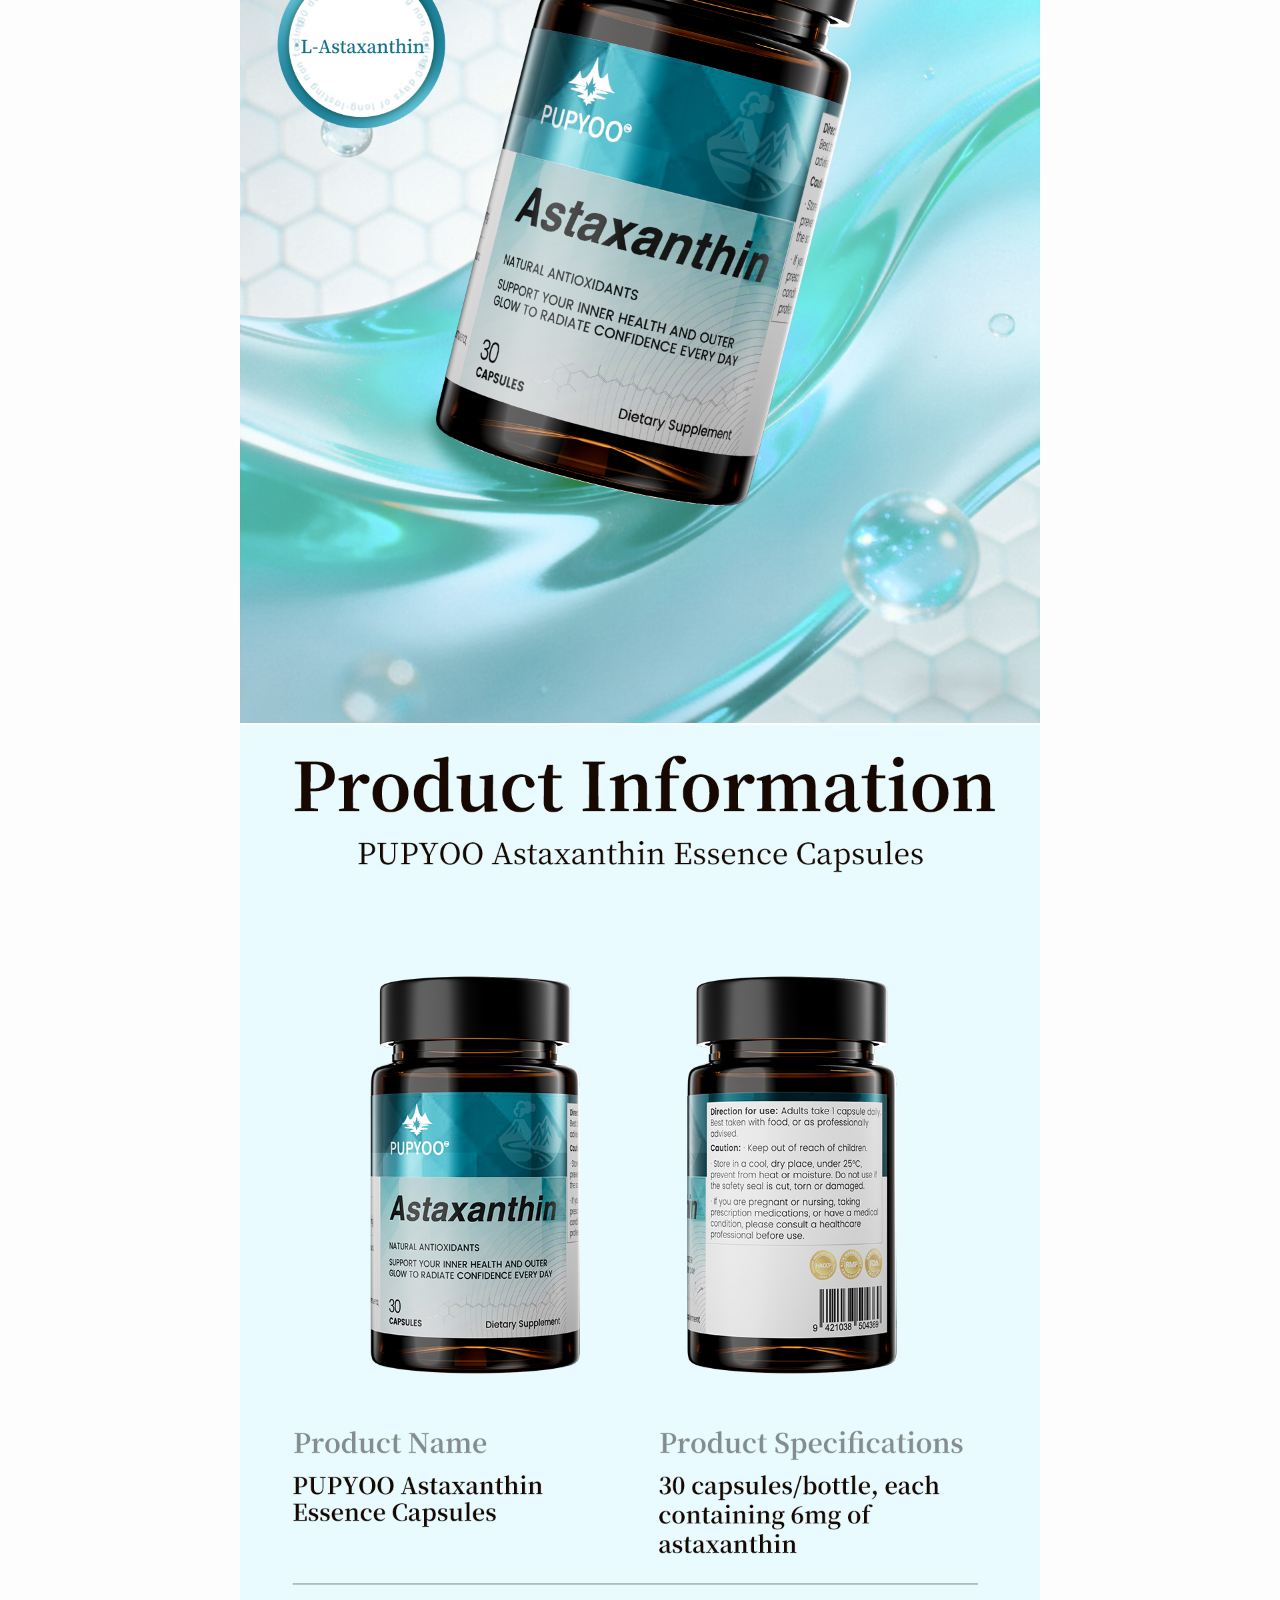
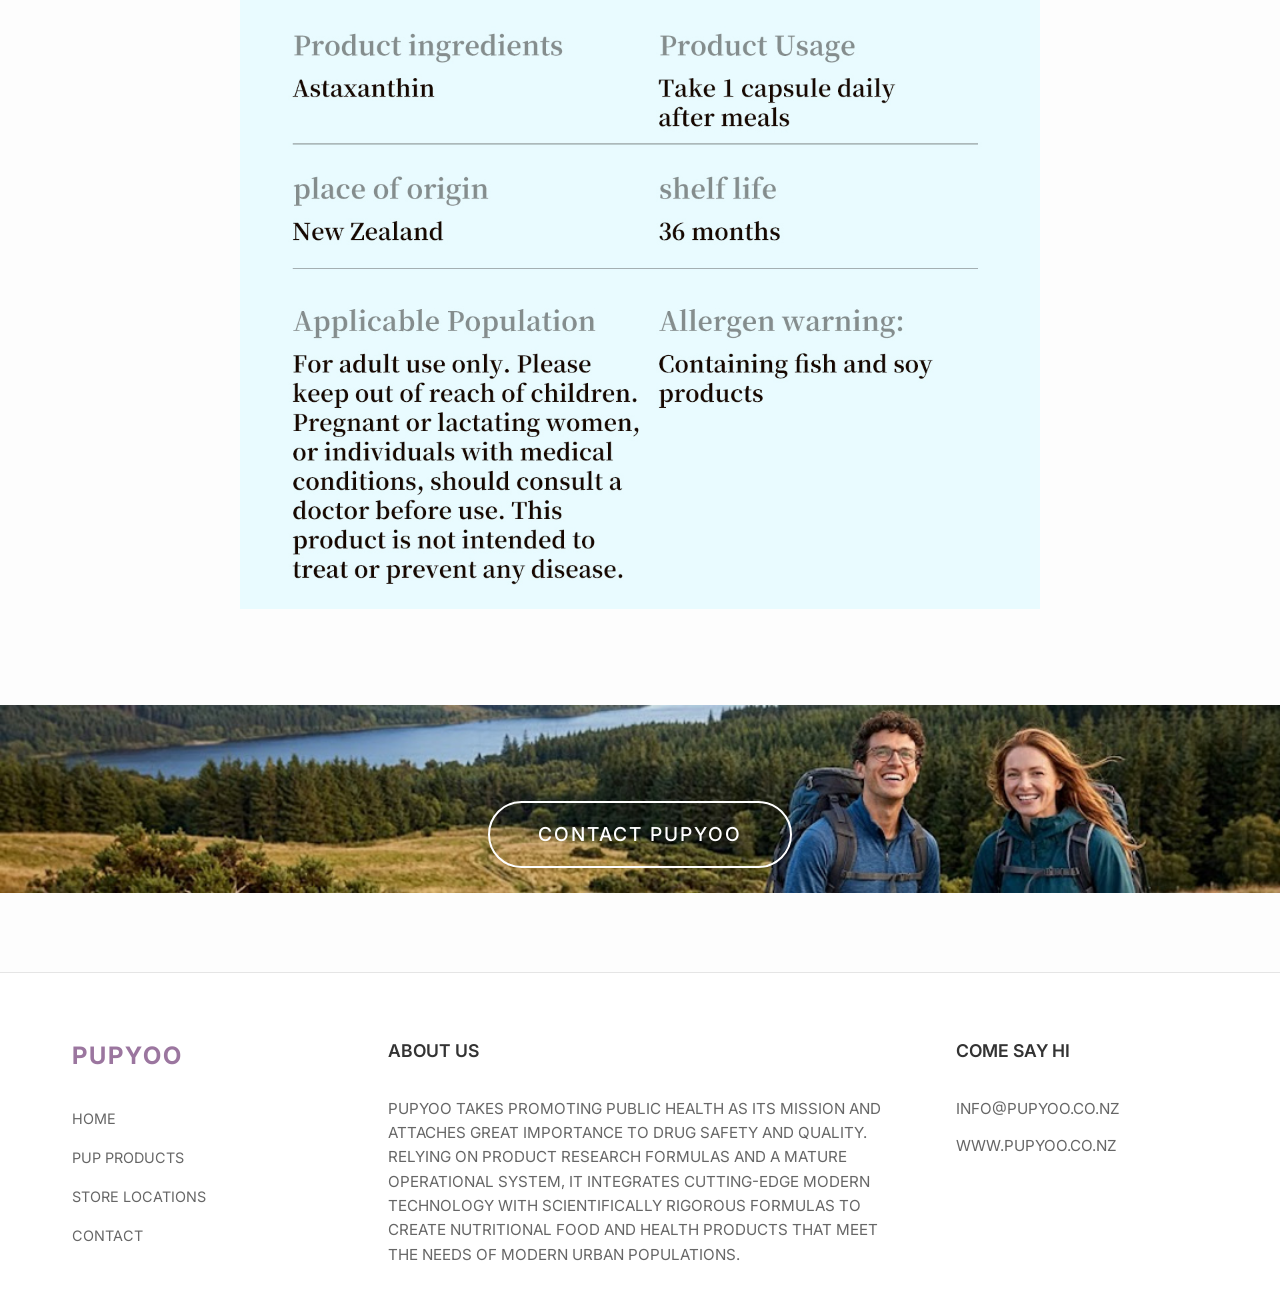
<file: 6mg Astaxanthin Capsules.html>
<!doctype html>
<html lang="en">
  <head>
    <meta charset="UTF-8" />
    <meta
      name="viewport"
      content="width=device-width, initial-scale=1.0, maximum-scale=1.0, user-scalable=no"
    />
    <title>PUPYOO - 6mg Astaxanthin Capsules</title>
    <meta name="description" content="PUPYOO - 6mg Astaxanthin Capsules" />
    <link rel="preconnect" href="https://fonts.googleapis.com" />
    <link rel="preconnect" href="https://fonts.gstatic.com" crossorigin />
    <link
      href="https://fonts.googleapis.com/css2?family=Inter:wght@300;400;500;600;700&display=swap"
      rel="stylesheet"
    />
    <link rel="stylesheet" href="css/style.css" />
  </head>

  <body>
    <!-- Header Navigation -->
    <header class="navbar">
      <div class="container nav-container">
        <div class="logo">
          <a href="index.html">
            <img src="images/logo.png" alt="PUPYOO Logo" />
          </a>
        </div>
        <button class="mobile-menu-toggle" aria-label="Toggle Menu">
          <span></span>
          <span></span>
          <span></span>
        </button>
        <nav class="nav-links">
          <a href="index.html">POPYOO</a>
          <a href="products.html">PUPYOO PRODUCTS</a>
          <a href="stores.html">STORE LOCATIONS</a>
          <a href="contact.html">CONTACT</a>
        </nav>
      </div>
    </header>

    <main>
      <section
        class="product-details section"
        style="padding-top: calc(var(--nav-height) + 4rem)"
      >
        <div class="container">
          <div class="product-layout">
            <!-- Left: Image Gallery -->
            <div class="product-gallery reveal-up">
              <div class="main-image-container">
                <img
                  id="mainImage"
                  src="images/products/6mg Astaxanthin Capsules/main.jpg"
                  alt="6mg Astaxanthin Capsules"
                />
              </div>
              <div class="thumbnail-container">
                <div
                  class="thumbnail active"
                  onclick="
                    changeImage(
                      this,
                      'images/products/6mg Astaxanthin Capsules/main.jpg',
                    )
                  "
                >
                  <img
                    src="images/products/6mg Astaxanthin Capsules/main.jpg"
                    alt="Thumbnail"
                  />
                </div>
                <div
                  class="thumbnail"
                  onclick="
                    changeImage(
                      this,
                      'images/products/6mg Astaxanthin Capsules/main-1.jpg',
                    )
                  "
                >
                  <img
                    src="images/products/6mg Astaxanthin Capsules/main-1.jpg"
                    alt="Thumbnail"
                  />
                </div>
                <div
                  class="thumbnail"
                  onclick="
                    changeImage(
                      this,
                      'images/products/6mg Astaxanthin Capsules/main-2.jpg',
                    )
                  "
                >
                  <img
                    src="images/products/6mg Astaxanthin Capsules/main-2.jpg"
                    alt="Thumbnail"
                  />
                </div>
                <div
                  class="thumbnail"
                  onclick="
                    changeImage(
                      this,
                      'images/products/6mg Astaxanthin Capsules/main-3.jpg',
                    )
                  "
                >
                  <img
                    src="images/products/6mg Astaxanthin Capsules/main-3.jpg"
                    alt="Thumbnail"
                  />
                </div>
                <div
                  class="thumbnail"
                  onclick="
                    changeImage(
                      this,
                      'images/products/6mg Astaxanthin Capsules/mai-4.jpg',
                    )
                  "
                >
                  <img
                    src="images/products/6mg Astaxanthin Capsules/mai-4.jpg"
                    alt="Thumbnail"
                  />
                </div>
              </div>
            </div>

            <!-- Right: Product Info -->
            <div class="product-info reveal-up" style="transition-delay: 0.1s">
              <h1 class="product-detail-title">6mg Astaxanthin Capsules</h1>
              <p class="product-detail-price">33 NZD</p>

              <div class="product-detail-desc">
                <p>6mg Astaxanthin Capsules</p>
                <ul>
                  <li>High purity astaxanthin</li>
                  <li>Reduces free radicals</li>
                  <li>Supports wellbeing and circulation</li>
                </ul>
              </div>

              <button class="btn-buy">ADD TO CART</button>
            </div>
          </div>
        </div>
      </section>

      <!-- Product Details Images -->
      <section class="product-full-details">
        <div class="container" style="max-width: 800px; padding: 0">
          <img
            src="images/products/6mg Astaxanthin Capsules/images/01.jpg"
            alt="Detail 1"
            style="width: 100%; display: block"
          />
          <img
            src="images/products/6mg Astaxanthin Capsules/images/04.jpg"
            alt="Detail 4"
            style="width: 100%; display: block"
          />
        </div>
      </section>

      <!-- Contact Banner -->
      <section class="contact-banner section">
        <div class="contact-img">
          <img src="images/bg-contact.jpg" alt="contact" />
        </div>
        <div class="container contact-container">
          <a href="contact.html" class="btn-contact reveal-up"
            >Contact PUPYOO</a
          >
        </div>
      </section>
    </main>

    <!-- Footer -->
    <footer class="footer">
      <div class="container footer-container">
        <div class="footer-col col-nav reveal-up">
          <div class="footer-logo">PUPYOO</div>
          <nav class="footer-links">
            <a href="index.html">HOME</a>
            <a href="products.html">PUP PRODUCTS</a>
            <a href="stores.html">STORE LOCATIONS</a>
            <a href="contact.html">CONTACT</a>
          </nav>
        </div>

        <div
          class="footer-col col-about reveal-up"
          style="transition-delay: 0.1s"
        >
          <h4 class="footer-title">ABOUT US</h4>
          <div class="about-text">
            <p class="en">
              PUPYOO TAKES PROMOTING PUBLIC HEALTH AS ITS MISSION AND ATTACHES
              GREAT IMPORTANCE TO DRUG SAFETY AND QUALITY. RELYING ON PRODUCT
              RESEARCH FORMULAS AND A MATURE OPERATIONAL SYSTEM, IT INTEGRATES
              CUTTING-EDGE MODERN TECHNOLOGY WITH SCIENTIFICALLY RIGOROUS
              FORMULAS TO CREATE NUTRITIONAL FOOD AND HEALTH PRODUCTS THAT MEET
              THE NEEDS OF MODERN URBAN POPULATIONS.
            </p>
          </div>
        </div>

        <div
          class="footer-col col-contact reveal-up"
          style="transition-delay: 0.2s"
        >
          <h4 class="footer-title">COME SAY HI</h4>
          <div class="contact-info">
            <p class="en">INFO@PUPYOO.CO.NZ</p>
            <p class="en">WWW.PUPYOO.CO.NZ</p>
          </div>
        </div>
      </div>
    </footer>

    <script src="js/main.js"></script>
    <script>
      function changeImage(element, src) {
        document.getElementById('mainImage').src = src
        const thumbnails = document.querySelectorAll('.thumbnail')
        thumbnails.forEach((thumb) => thumb.classList.remove('active'))
        element.classList.add('active')
      }
    </script>
  </body>
</html>
</file>
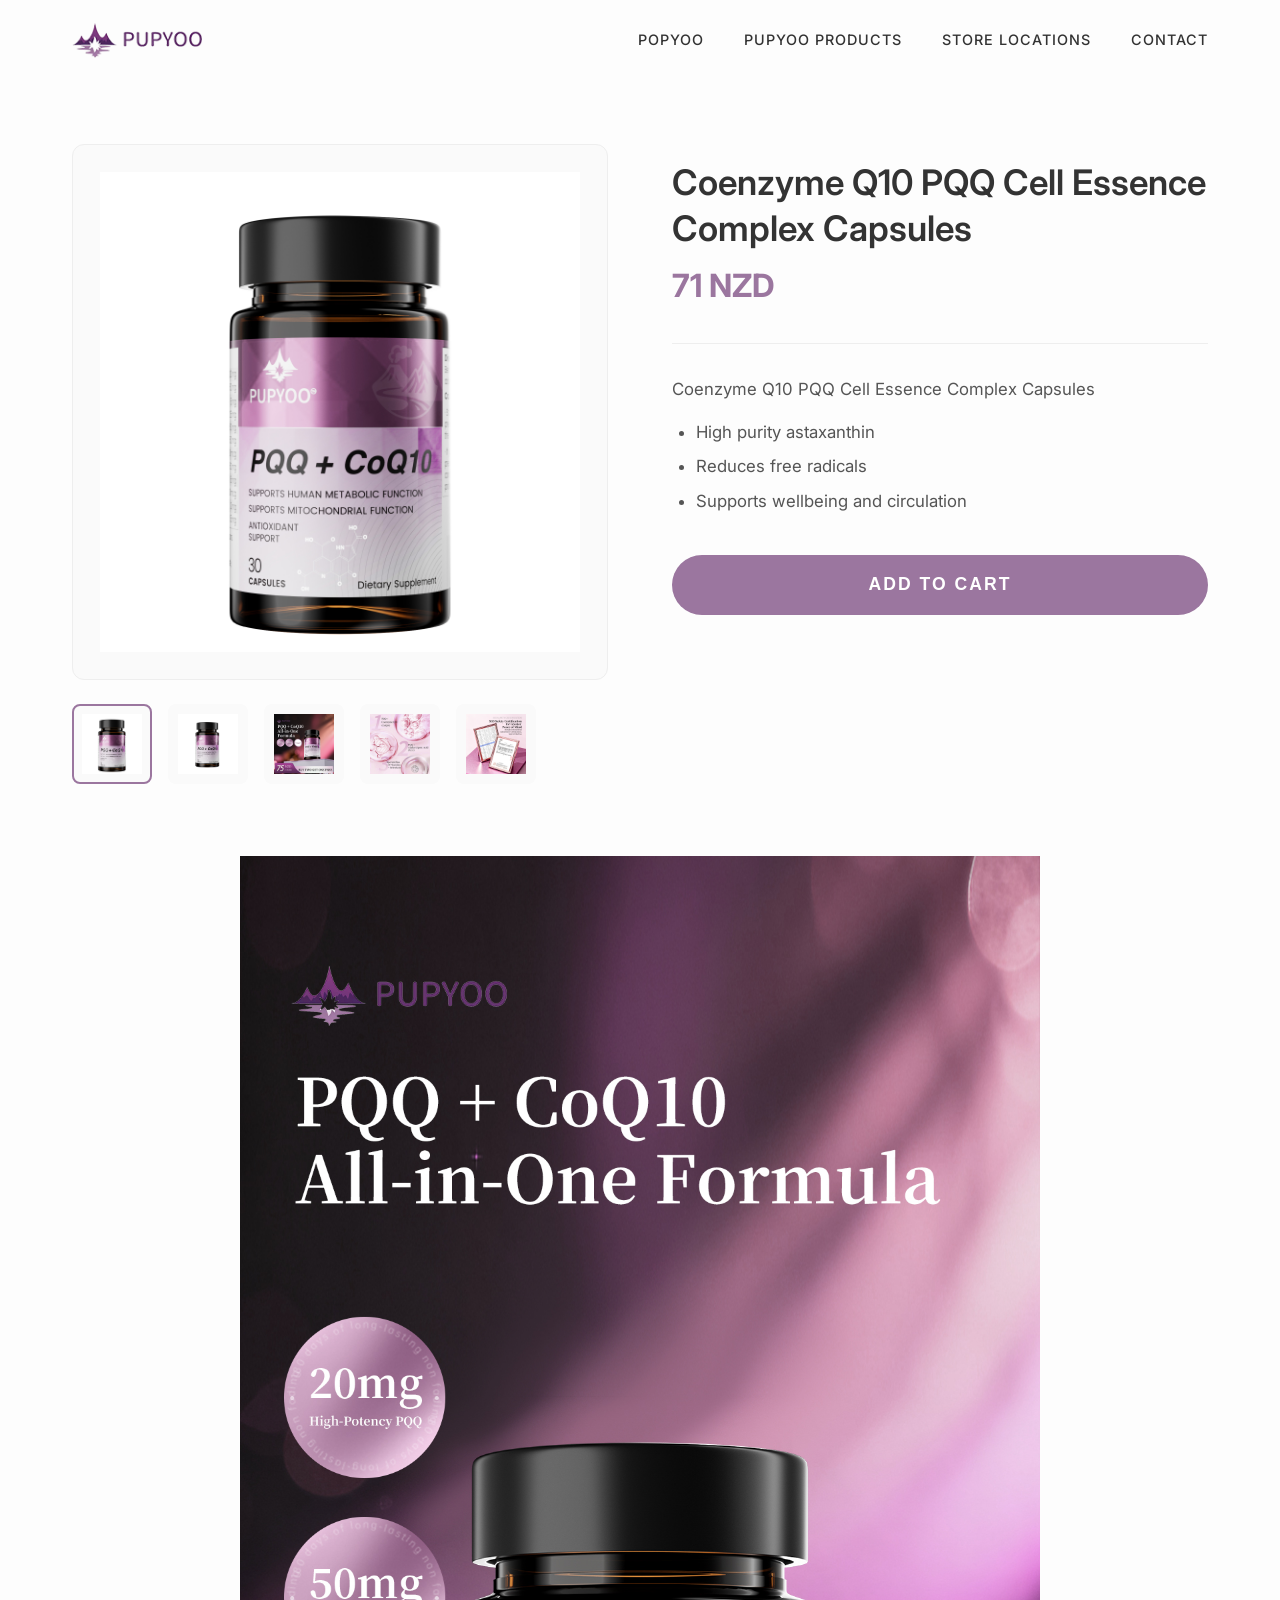
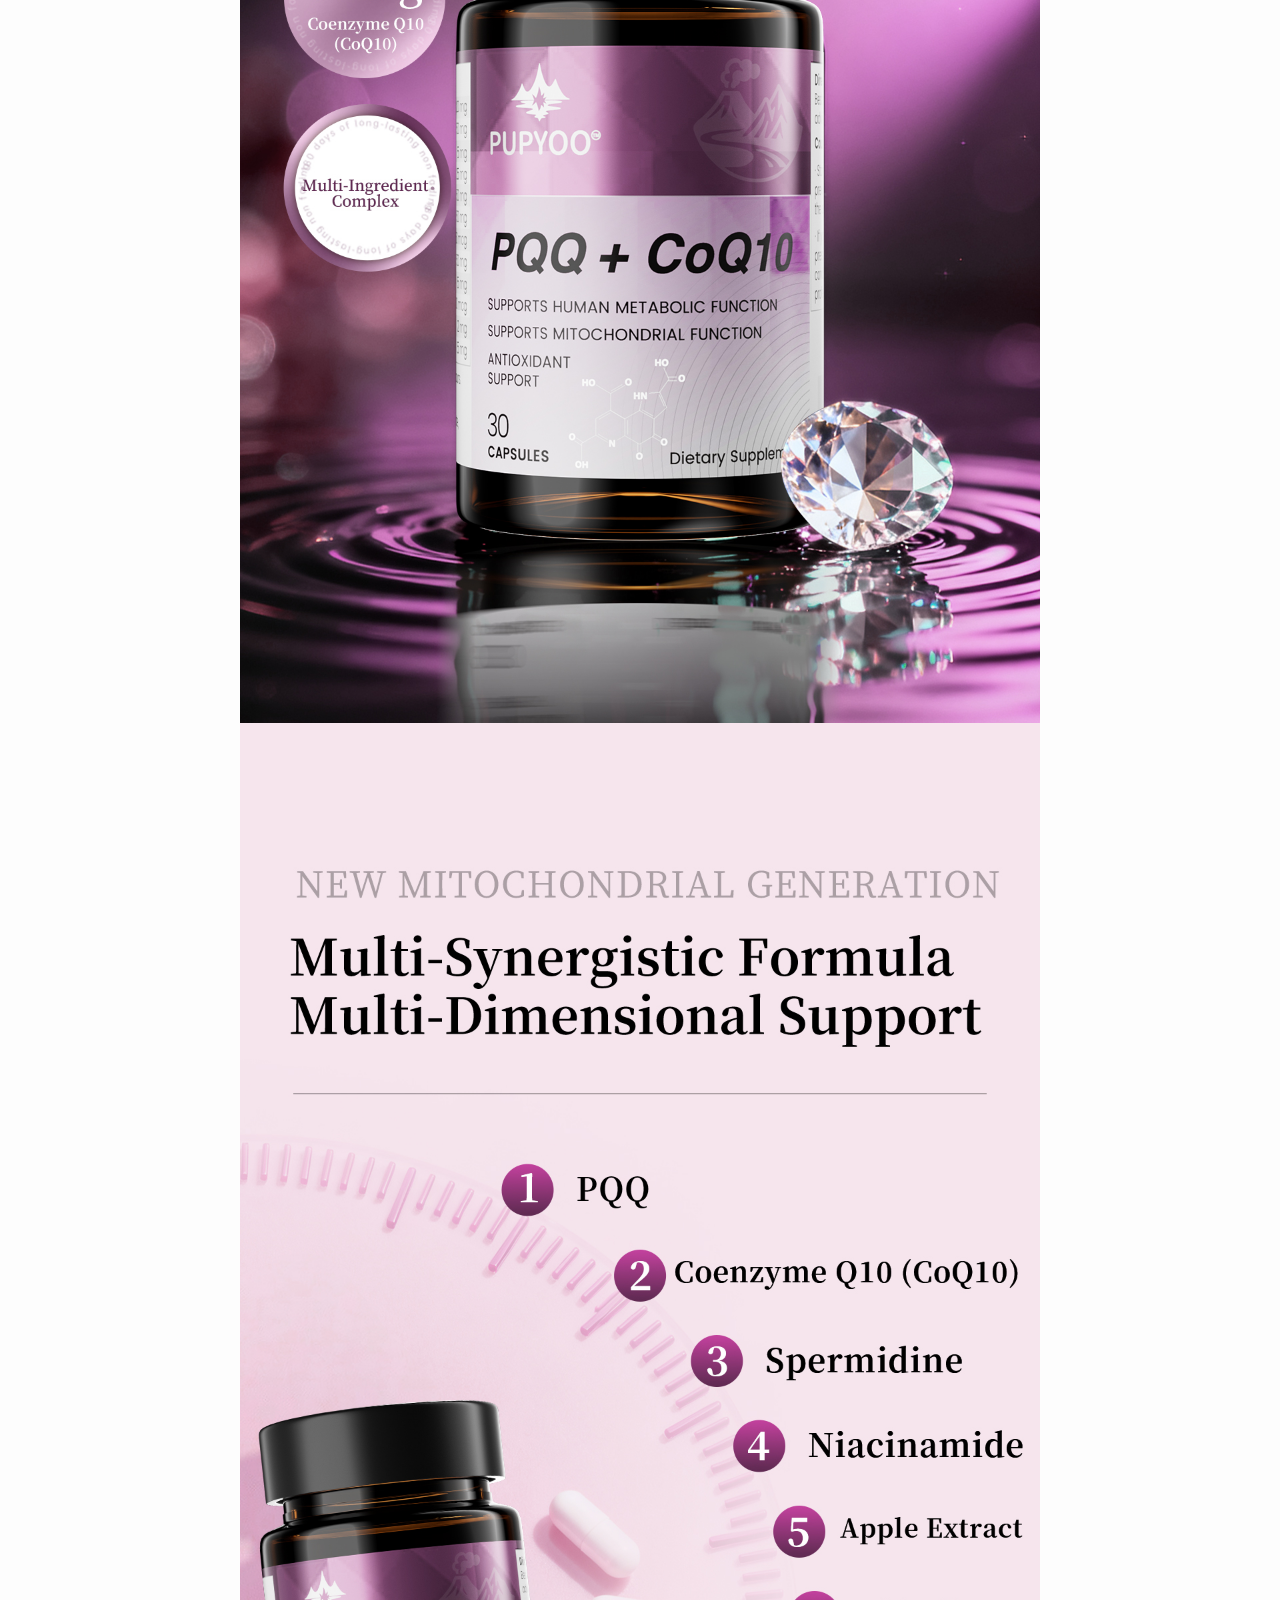
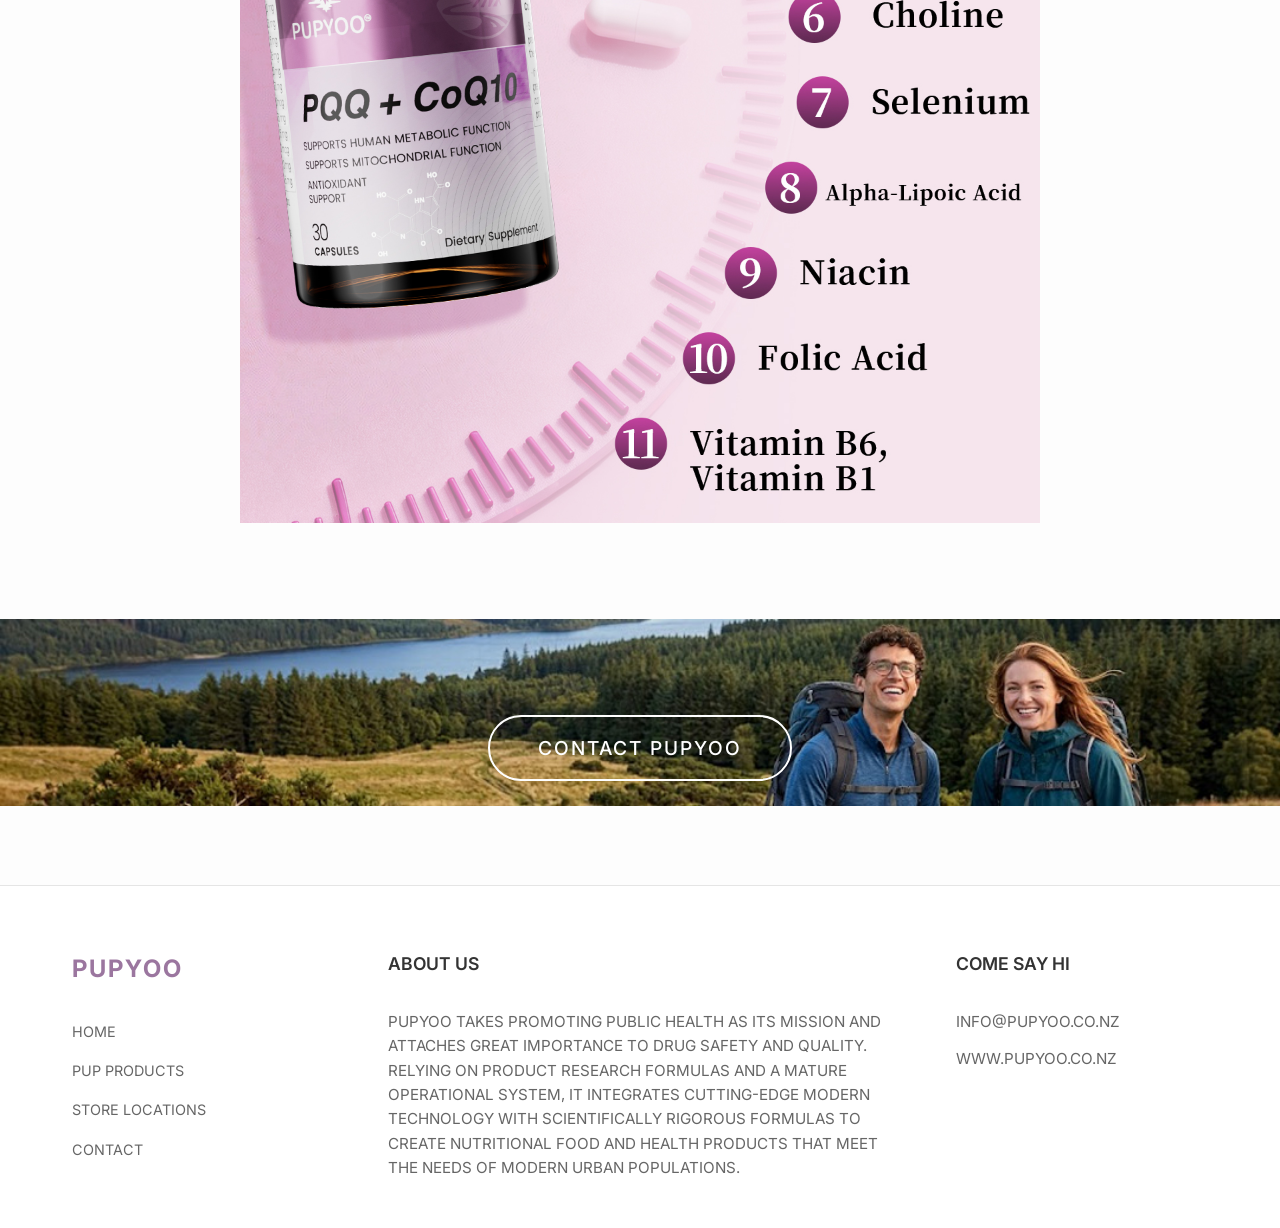
<file: Coenzyme Q10 PQQ Cell Essence Complex Capsules.html>
<!doctype html>
<html lang="en">
  <head>
    <meta charset="UTF-8" />
    <meta
      name="viewport"
      content="width=device-width, initial-scale=1.0, maximum-scale=1.0, user-scalable=no"
    />
    <title>PUPYOO - Coenzyme Q10 PQQ Cell Essence Complex Capsules</title>
    <meta
      name="description"
      content="PUPYOO - Coenzyme Q10 PQQ Cell Essence Complex Capsules"
    />
    <link rel="preconnect" href="https://fonts.googleapis.com" />
    <link rel="preconnect" href="https://fonts.gstatic.com" crossorigin />
    <link
      href="https://fonts.googleapis.com/css2?family=Inter:wght@300;400;500;600;700&display=swap"
      rel="stylesheet"
    />
    <link rel="stylesheet" href="css/style.css" />
  </head>

  <body>
    <!-- Header Navigation -->
    <header class="navbar">
      <div class="container nav-container">
        <div class="logo">
          <a href="index.html">
            <img src="images/logo.png" alt="PUPYOO Logo" />
          </a>
        </div>
        <button class="mobile-menu-toggle" aria-label="Toggle Menu">
          <span></span>
          <span></span>
          <span></span>
        </button>
        <nav class="nav-links">
          <a href="index.html">POPYOO</a>
          <a href="products.html">PUPYOO PRODUCTS</a>
          <a href="stores.html">STORE LOCATIONS</a>
          <a href="contact.html">CONTACT</a>
        </nav>
      </div>
    </header>

    <main>
      <section
        class="product-details section"
        style="padding-top: calc(var(--nav-height) + 4rem)"
      >
        <div class="container">
          <div class="product-layout">
            <!-- Left: Image Gallery -->
            <div class="product-gallery reveal-up">
              <div class="main-image-container">
                <img
                  id="mainImage"
                  src="images/products/Coenzyme Q10 PQQ Cell Essence Complex Capsules/main.jpg"
                  alt="Coenzyme Q10 PQQ Cell Essence Complex Capsules"
                />
              </div>
              <div class="thumbnail-container">
                <div
                  class="thumbnail active"
                  onclick="
                    changeImage(
                      this,
                      'images/products/Coenzyme Q10 PQQ Cell Essence Complex Capsules/main.jpg',
                    )
                  "
                >
                  <img
                    src="images/products/Coenzyme Q10 PQQ Cell Essence Complex Capsules/main.jpg"
                    alt="Thumbnail"
                  />
                </div>
                <div
                  class="thumbnail"
                  onclick="
                    changeImage(
                      this,
                      'images/products/Coenzyme Q10 PQQ Cell Essence Complex Capsules/main-1.jpg',
                    )
                  "
                >
                  <img
                    src="images/products/Coenzyme Q10 PQQ Cell Essence Complex Capsules/main-1.jpg"
                    alt="Thumbnail"
                  />
                </div>
                <div
                  class="thumbnail"
                  onclick="
                    changeImage(
                      this,
                      'images/products/Coenzyme Q10 PQQ Cell Essence Complex Capsules/main-2.jpg',
                    )
                  "
                >
                  <img
                    src="images/products/Coenzyme Q10 PQQ Cell Essence Complex Capsules/main-2.jpg"
                    alt="Thumbnail"
                  />
                </div>
                <div
                  class="thumbnail"
                  onclick="
                    changeImage(
                      this,
                      'images/products/Coenzyme Q10 PQQ Cell Essence Complex Capsules/main-3.jpg',
                    )
                  "
                >
                  <img
                    src="images/products/Coenzyme Q10 PQQ Cell Essence Complex Capsules/main-3.jpg"
                    alt="Thumbnail"
                  />
                </div>
                <div
                  class="thumbnail"
                  onclick="
                    changeImage(
                      this,
                      'images/products/Coenzyme Q10 PQQ Cell Essence Complex Capsules/main-4.jpg',
                    )
                  "
                >
                  <img
                    src="images/products/Coenzyme Q10 PQQ Cell Essence Complex Capsules/main-4.jpg"
                    alt="Thumbnail"
                  />
                </div>
              </div>
            </div>

            <!-- Right: Product Info -->
            <div class="product-info reveal-up" style="transition-delay: 0.1s">
              <h1 class="product-detail-title">
                Coenzyme Q10 PQQ Cell Essence Complex Capsules
              </h1>
              <p class="product-detail-price">71 NZD</p>

              <div class="product-detail-desc">
                <p>Coenzyme Q10 PQQ Cell Essence Complex Capsules</p>
                <ul>
                  <li>High purity astaxanthin</li>
                  <li>Reduces free radicals</li>
                  <li>Supports wellbeing and circulation</li>
                </ul>
              </div>

              <button class="btn-buy">ADD TO CART</button>
            </div>
          </div>
        </div>
      </section>

      <!-- Product Details Images -->
      <section class="product-full-details">
        <div class="container" style="max-width: 800px; padding: 0">
          <img
            src="images/products/Coenzyme Q10 PQQ Cell Essence Complex Capsules/images/PQQ_02.jpg"
            alt="Detail"
            style="width: 100%; display: block"
          />
          <img
            src="images/products/Coenzyme Q10 PQQ Cell Essence Complex Capsules/images/PQQ_06.jpg"
            alt="Detail"
            style="width: 100%; display: block"
          />
        </div>
      </section>

      <!-- Contact Banner -->
      <section class="contact-banner section">
        <div class="contact-img">
          <img src="images/bg-contact.jpg" alt="contact" />
        </div>
        <div class="container contact-container">
          <a href="contact.html" class="btn-contact reveal-up"
            >Contact PUPYOO</a
          >
        </div>
      </section>
    </main>

    <!-- Footer -->
    <footer class="footer">
      <div class="container footer-container">
        <div class="footer-col col-nav reveal-up">
          <div class="footer-logo">PUPYOO</div>
          <nav class="footer-links">
            <a href="index.html">HOME</a>
            <a href="products.html">PUP PRODUCTS</a>
            <a href="stores.html">STORE LOCATIONS</a>
            <a href="contact.html">CONTACT</a>
          </nav>
        </div>

        <div
          class="footer-col col-about reveal-up"
          style="transition-delay: 0.1s"
        >
          <h4 class="footer-title">ABOUT US</h4>
          <div class="about-text">
            <p class="en">
              PUPYOO TAKES PROMOTING PUBLIC HEALTH AS ITS MISSION AND ATTACHES
              GREAT IMPORTANCE TO DRUG SAFETY AND QUALITY. RELYING ON PRODUCT
              RESEARCH FORMULAS AND A MATURE OPERATIONAL SYSTEM, IT INTEGRATES
              CUTTING-EDGE MODERN TECHNOLOGY WITH SCIENTIFICALLY RIGOROUS
              FORMULAS TO CREATE NUTRITIONAL FOOD AND HEALTH PRODUCTS THAT MEET
              THE NEEDS OF MODERN URBAN POPULATIONS.
            </p>
          </div>
        </div>

        <div
          class="footer-col col-contact reveal-up"
          style="transition-delay: 0.2s"
        >
          <h4 class="footer-title">COME SAY HI</h4>
          <div class="contact-info">
            <p class="en">INFO@PUPYOO.CO.NZ</p>
            <p class="en">WWW.PUPYOO.CO.NZ</p>
          </div>
        </div>
      </div>
    </footer>

    <script src="js/main.js"></script>
    <script>
      function changeImage(element, src) {
        document.getElementById('mainImage').src = src
        const thumbnails = document.querySelectorAll('.thumbnail')
        thumbnails.forEach((thumb) => thumb.classList.remove('active'))
        element.classList.add('active')
      }
    </script>
  </body>
</html>
</file>
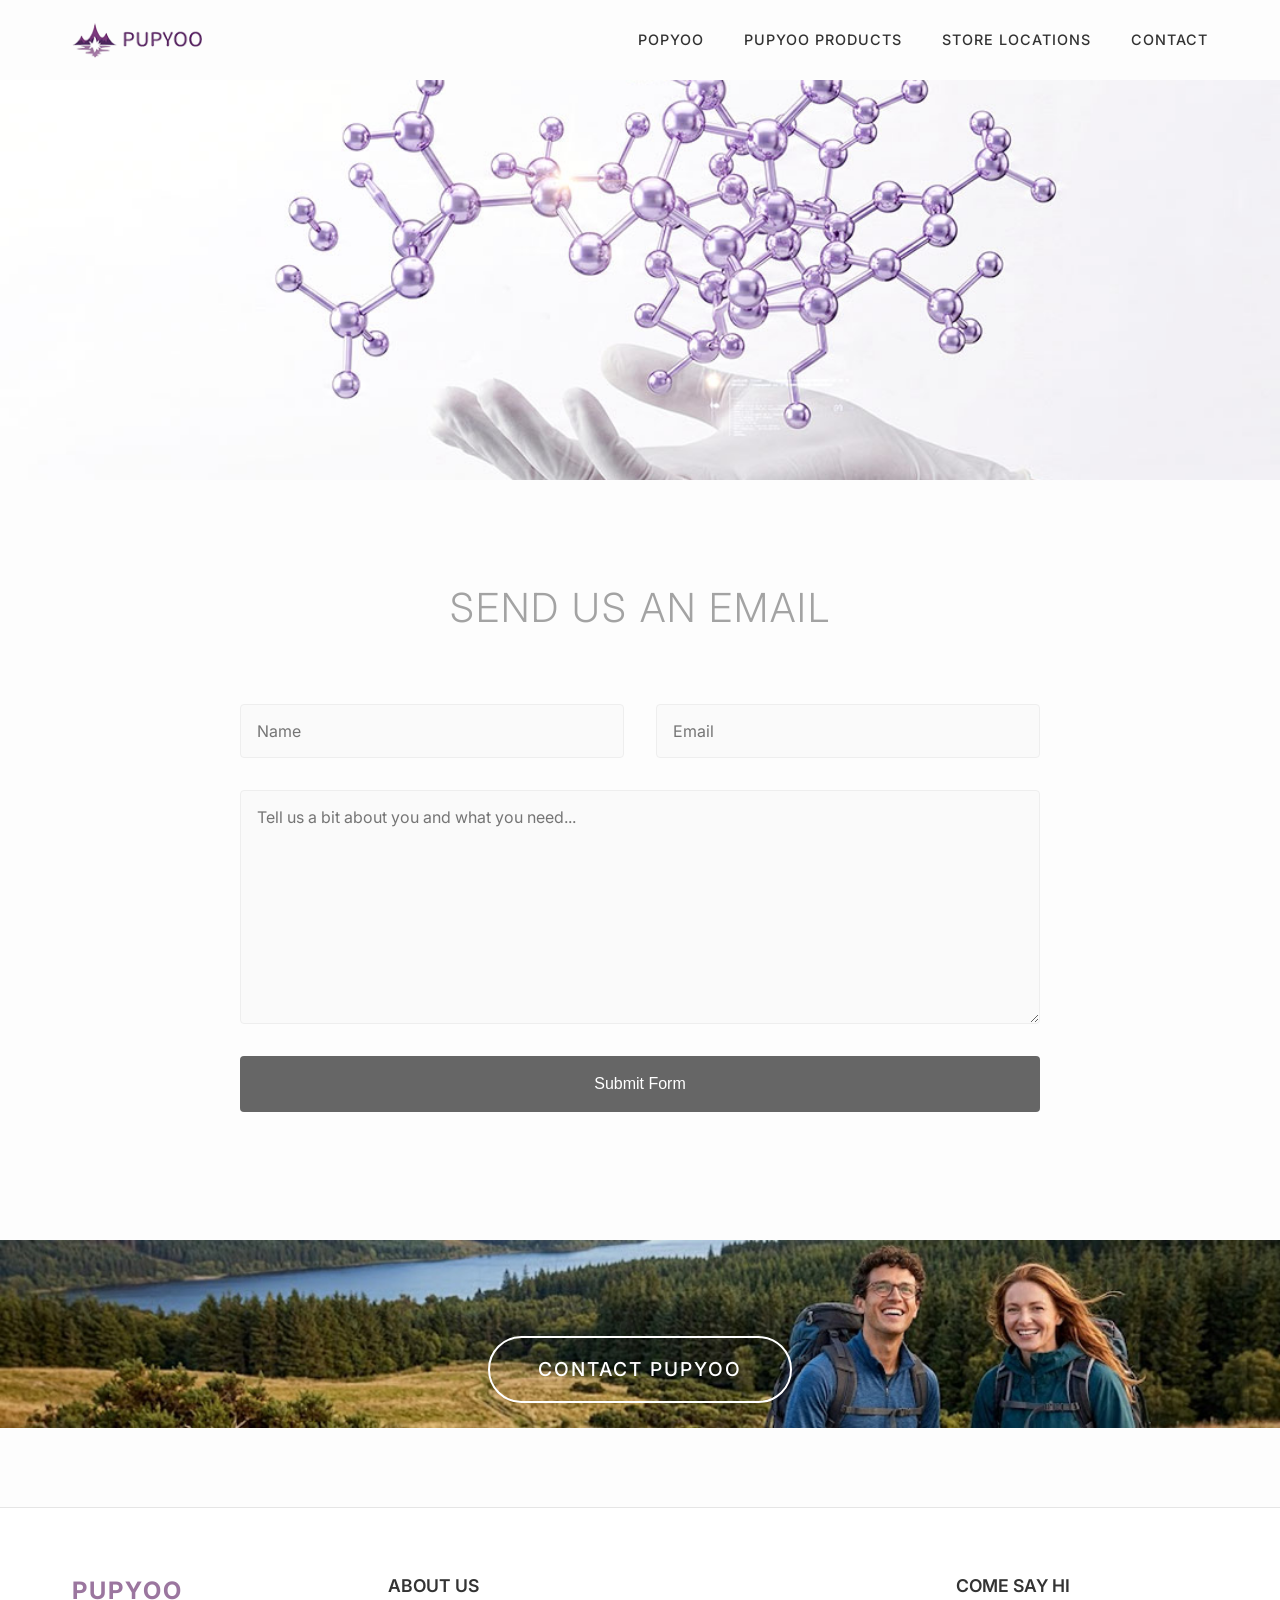
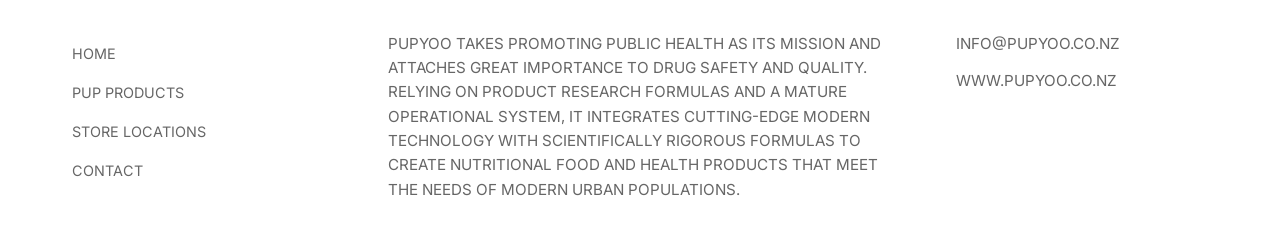
<file: contact.html>
<!DOCTYPE html>
<html lang="en">

<head>
    <meta charset="UTF-8">
    <meta name="viewport" content="width=device-width, initial-scale=1.0, maximum-scale=1.0, user-scalable=no">
    <title>PUPYOO - Contact Us</title>
    <meta name="description" content="PUPYOO - Contact Us">
    <link rel="preconnect" href="https://fonts.googleapis.com">
    <link rel="preconnect" href="https://fonts.gstatic.com" crossorigin>
    <link href="https://fonts.googleapis.com/css2?family=Inter:wght@300;400;500;600;700&display=swap" rel="stylesheet">
    <link rel="stylesheet" href="css/style.css">
</head>

<body>
    <!-- Header Navigation -->
    <header class="navbar">
        <div class="container nav-container">
            <div class="logo">
                <a href="index.html">
                    <img src="images/logo.png" alt="PUPYOO Logo">
                </a>
            </div>
            <button class="mobile-menu-toggle" aria-label="Toggle Menu">
                <span></span>
                <span></span>
                <span></span>
            </button>
            <nav class="nav-links">
                <a href="index.html">POPYOO</a>
                <a href="products.html">PUPYOO PRODUCTS</a>
                <a href="stores.html">STORE LOCATIONS</a>
                <a href="contact.html">CONTACT</a>
            </nav>
        </div>
    </header>

    <main>
        <!-- Contact Hero Banner -->
        <section class="contact-hero">
            <div class="contact-hero-bg">
                <img src="images/banner-contact.jpg" alt="Contact Science Background">
            </div>
        </section>

        <!-- Contact Form Section -->
        <section class="contact-form-section section">
            <div class="container">
                <h1 class="page-title reveal-up">SEND US AN EMAIL</h1>
                
                <div class="form-container reveal-up" style="transition-delay: 0.1s;">
                    <form action="#" method="POST" class="contact-form">
                        <div class="form-row">
                            <input type="text" name="name" placeholder="Name" required class="form-input">
                            <input type="email" name="email" placeholder="Email" required class="form-input">
                        </div>
                        <div class="form-row">
                            <textarea name="message" placeholder="Tell us a bit about you and what you need..." rows="10" required class="form-textarea"></textarea>
                        </div>
                        <div class="form-row">
                            <button type="submit" class="form-submit">Submit Form</button>
                        </div>
                    </form>
                </div>
            </div>
        </section>

        <!-- Contact Banner -->
        <section class="contact-banner section">
            <div class="contact-img"><img src="images/bg-contact.jpg" alt="contact"></div>
            <div class="container contact-container">
                <a href="contact.html" class="btn-contact reveal-up">Contact PUPYOO</a>
            </div>
        </section>
    </main>

    <!-- Footer -->
    <footer class="footer">
        <div class="container footer-container">
            <div class="footer-col col-nav reveal-up">
                <div class="footer-logo">PUPYOO</div>
                <nav class="footer-links">
                    <a href="index.html">HOME</a>
                    <a href="products.html">PUP PRODUCTS</a>
                    <a href="stores.html">STORE LOCATIONS</a>
                    <a href="contact.html">CONTACT</a>
                </nav>
            </div>

            <div class="footer-col col-about reveal-up" style="transition-delay: 0.1s;">
                <h4 class="footer-title">ABOUT US</h4>
                <div class="about-text">
                    <p class="en">PUPYOO TAKES PROMOTING PUBLIC HEALTH AS ITS MISSION AND ATTACHES GREAT
                        IMPORTANCE TO DRUG SAFETY AND QUALITY. RELYING ON PRODUCT RESEARCH FORMULAS AND A MATURE
                        OPERATIONAL SYSTEM, IT INTEGRATES CUTTING-EDGE MODERN TECHNOLOGY WITH SCIENTIFICALLY RIGOROUS
                        FORMULAS TO CREATE NUTRITIONAL FOOD AND HEALTH PRODUCTS THAT MEET THE NEEDS OF MODERN URBAN
                        POPULATIONS.</p>
                </div>
            </div>

            <div class="footer-col col-contact reveal-up" style="transition-delay: 0.2s;">
                <h4 class="footer-title">COME SAY HI</h4>
                <div class="contact-info">
                    <p class="en">INFO@PUPYOO.CO.NZ</p>
                    <p class="en">WWW.PUPYOO.CO.NZ</p>
                </div>
            </div>
        </div>
    </footer>

    <script src="js/main.js"></script>
</body>

</html>
</file>
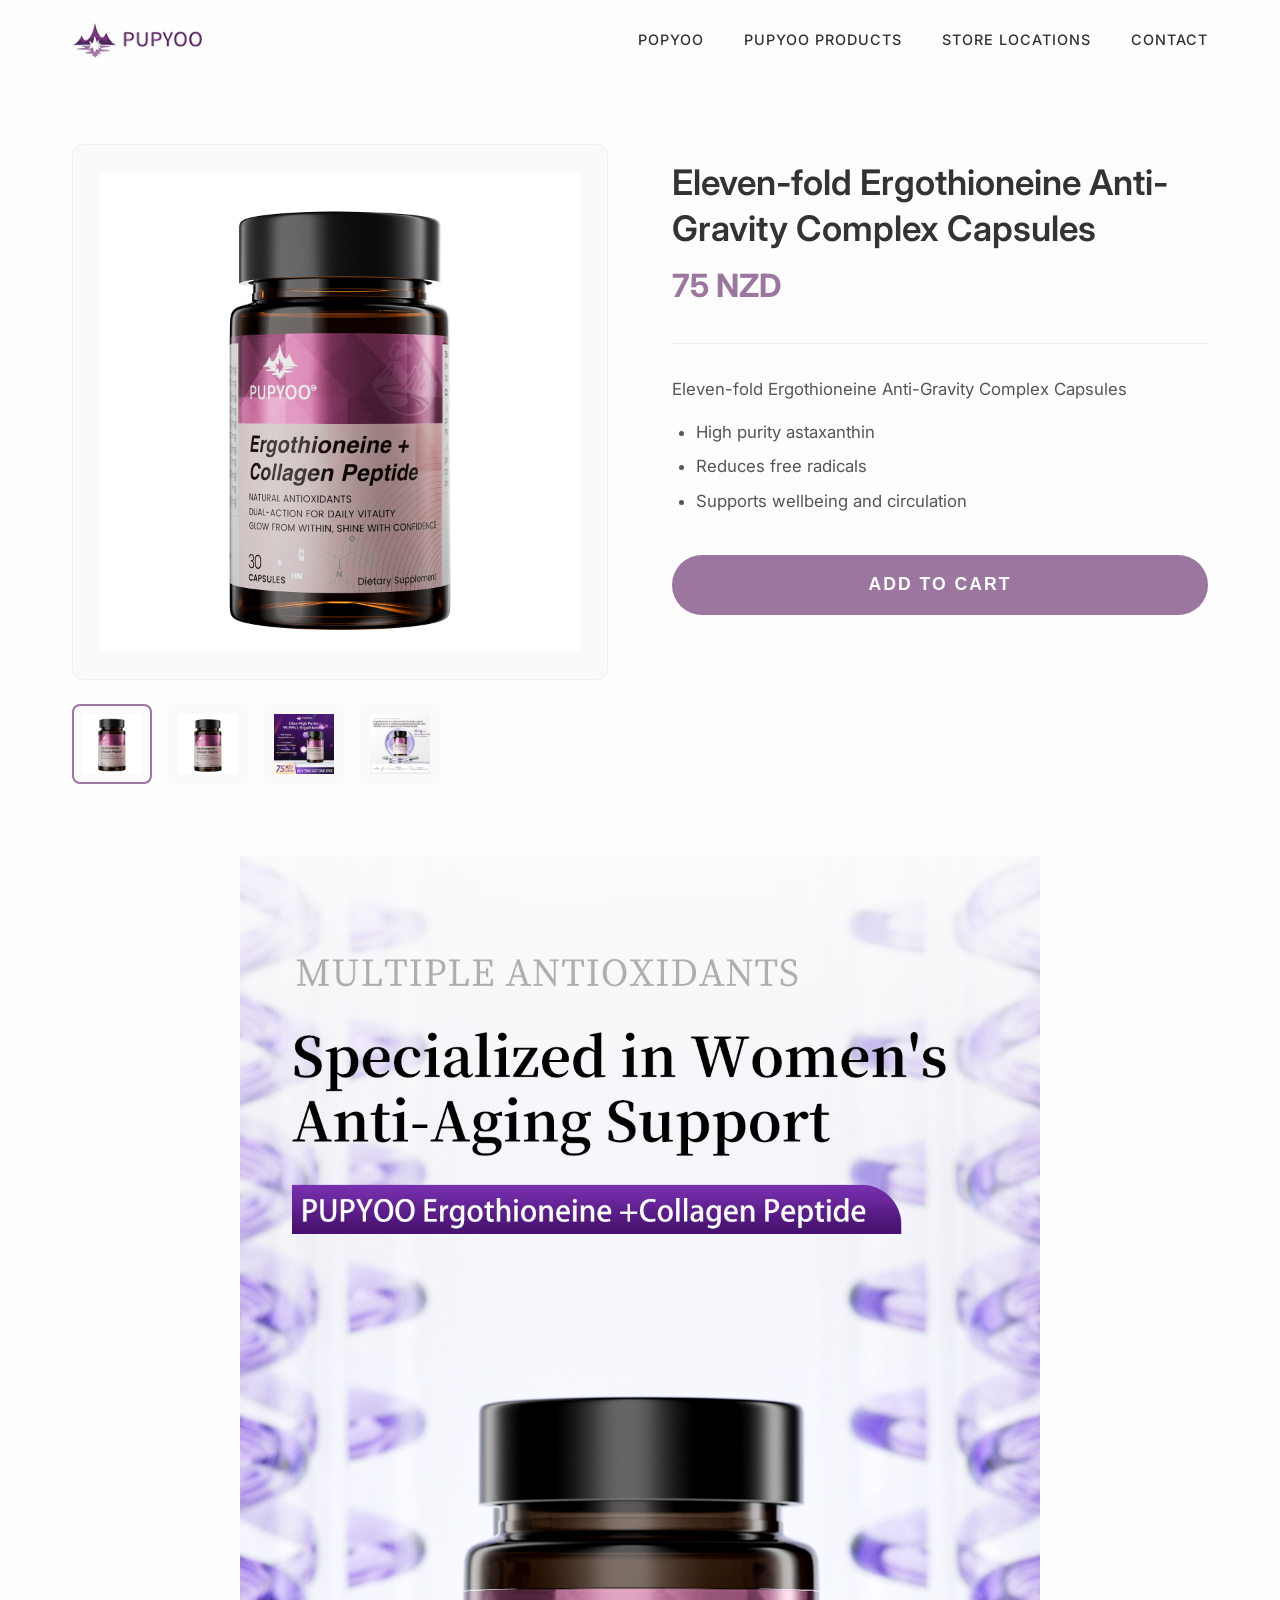
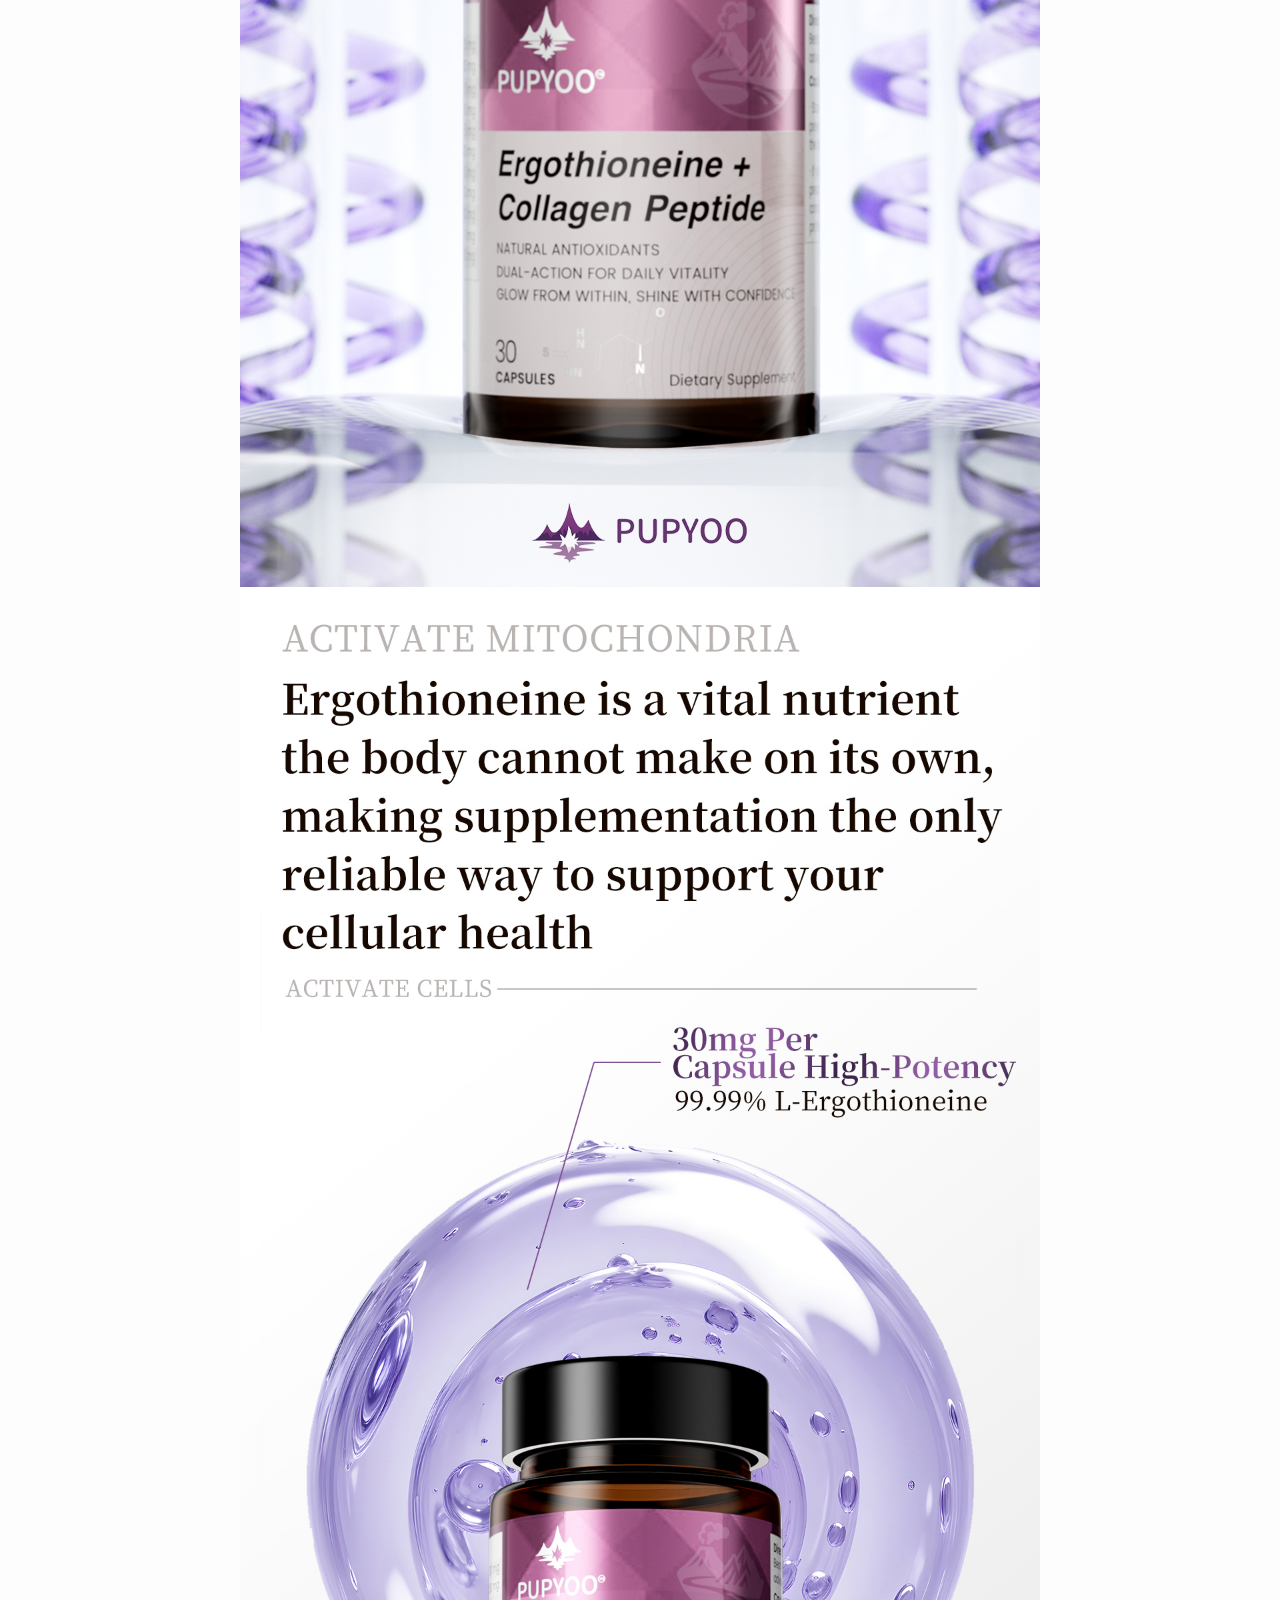
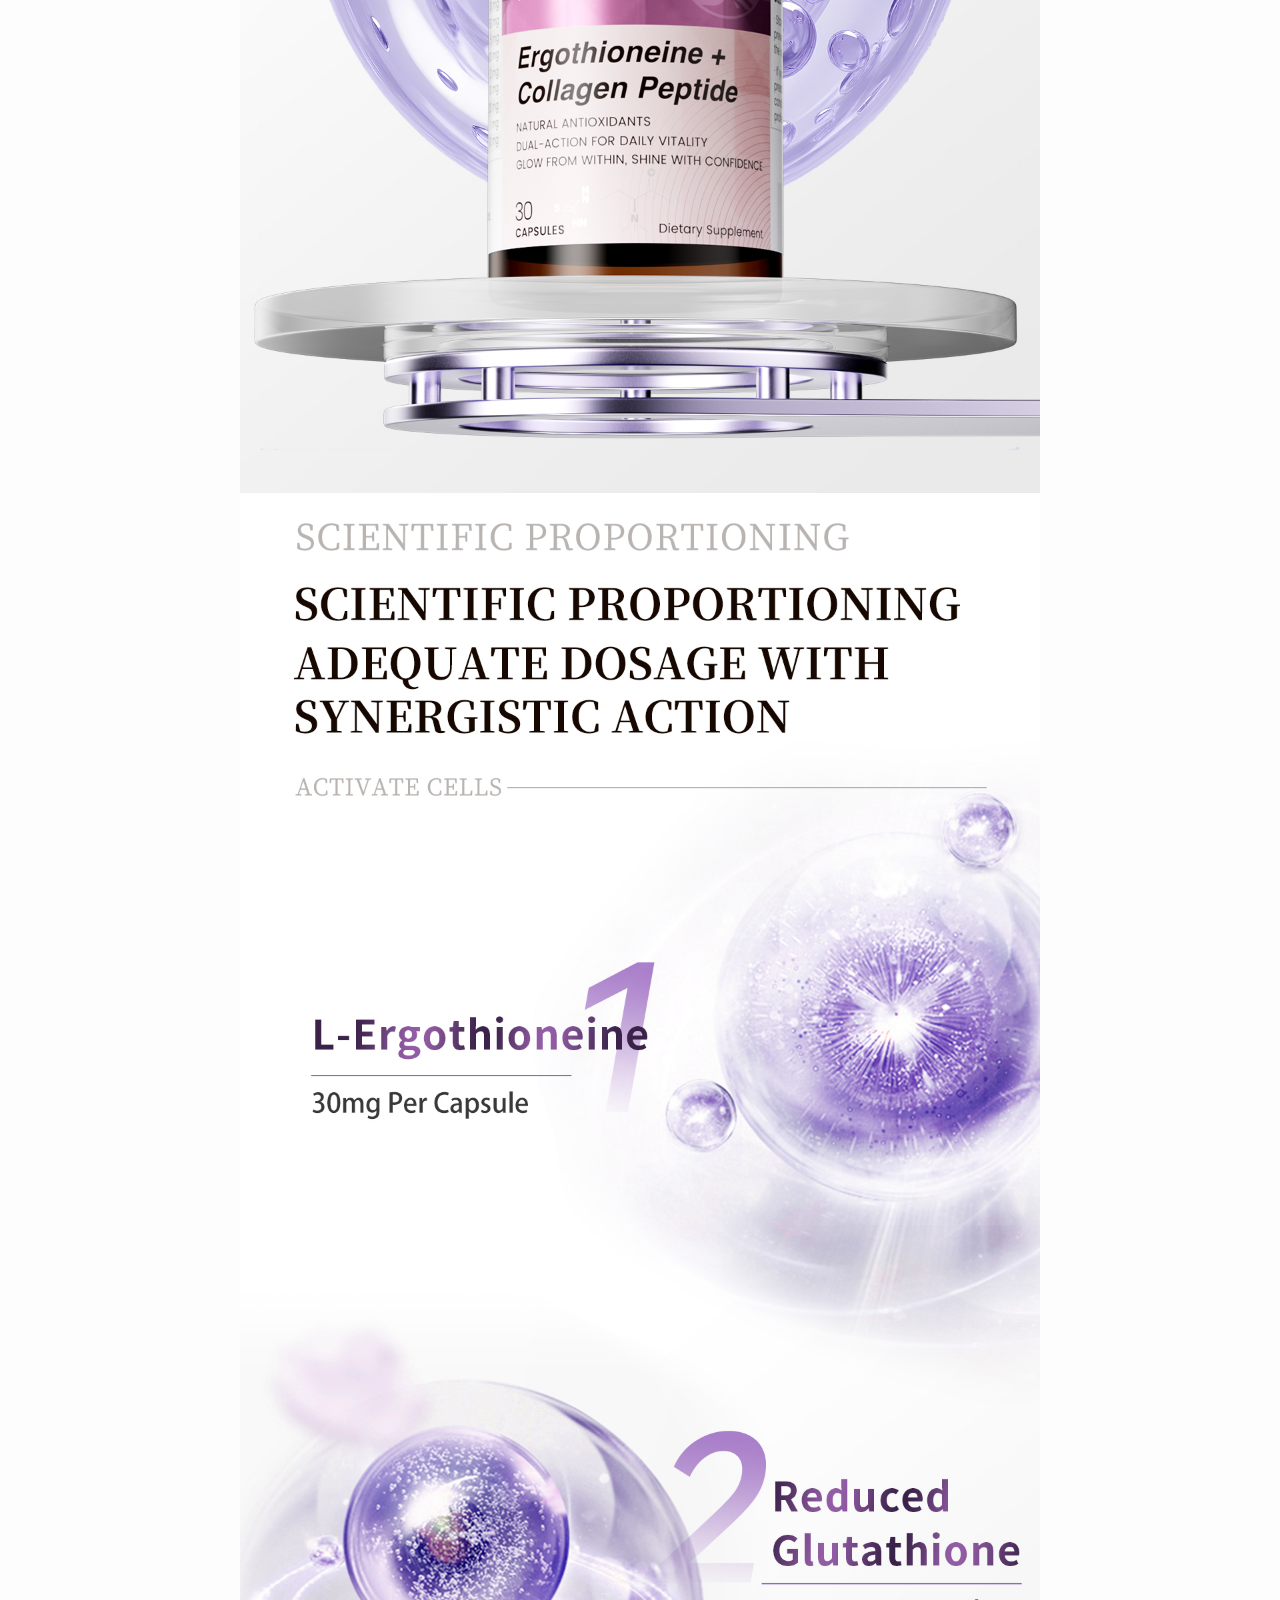
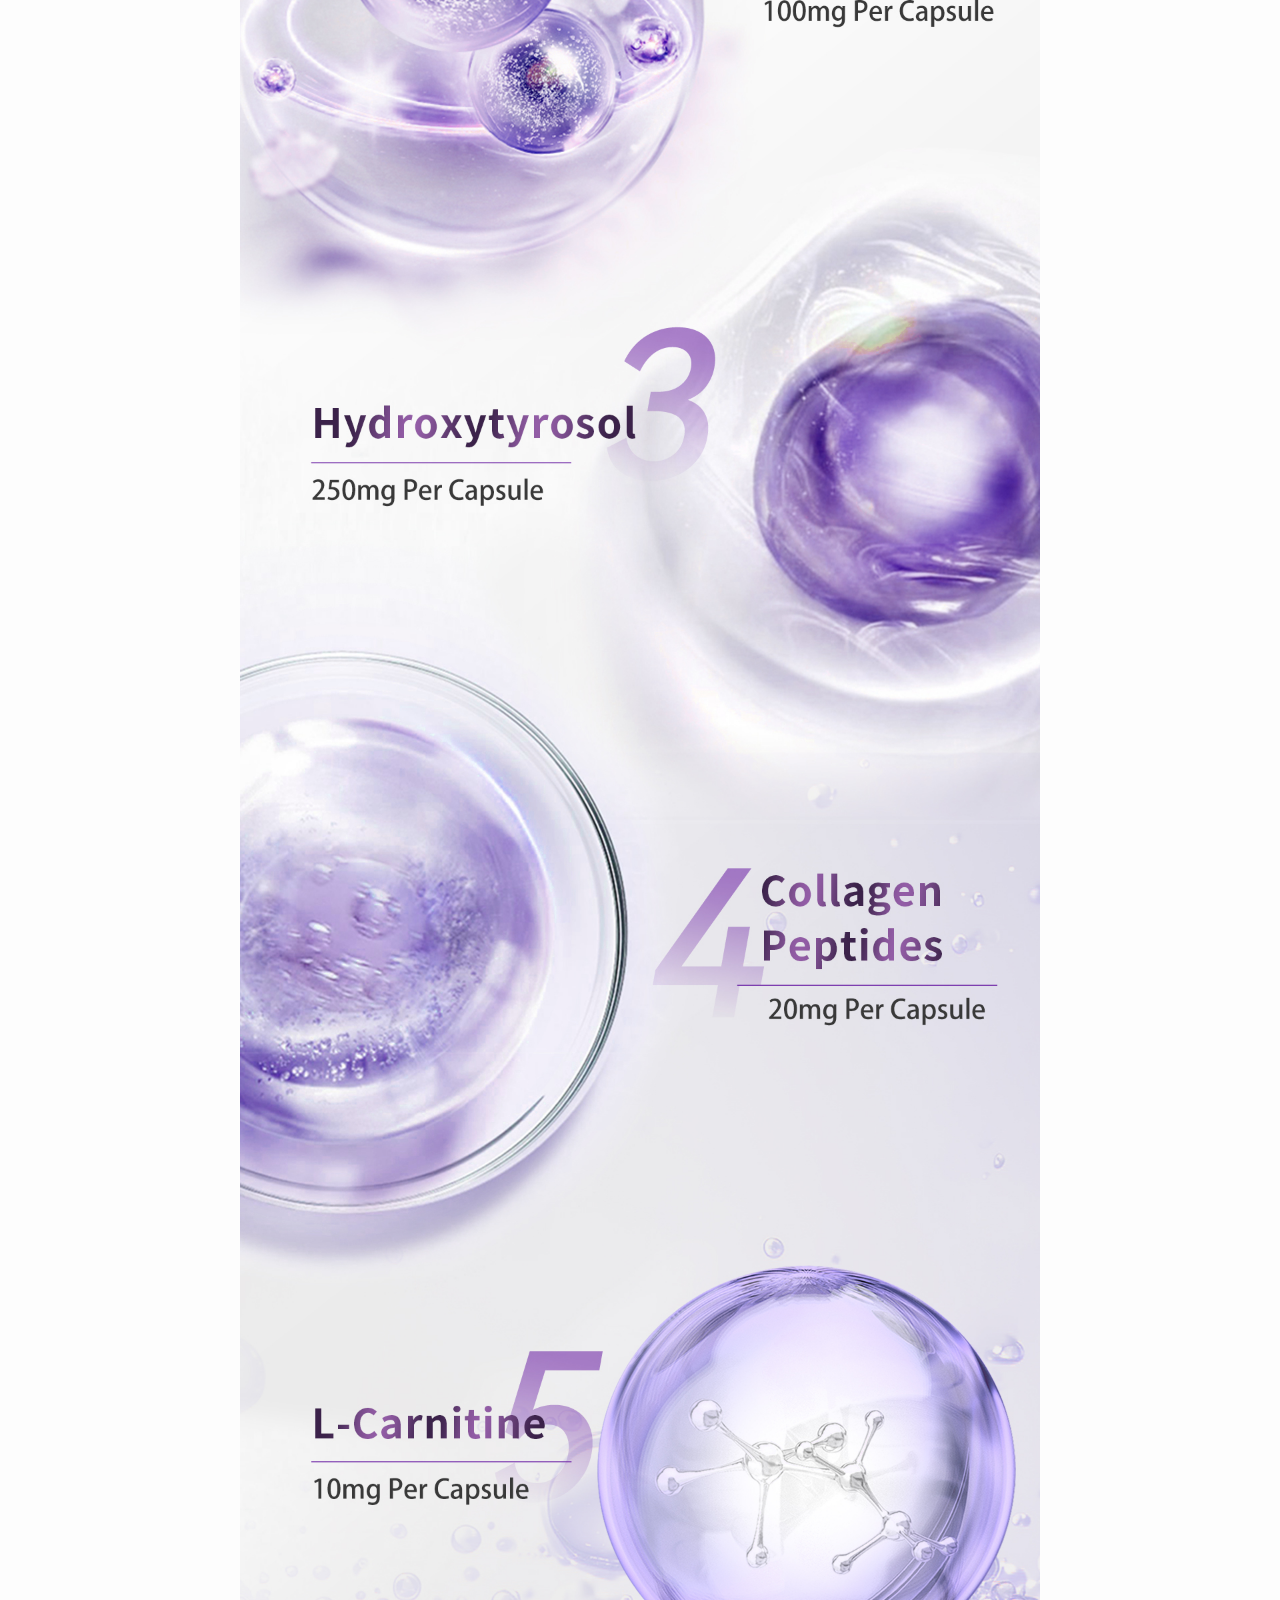
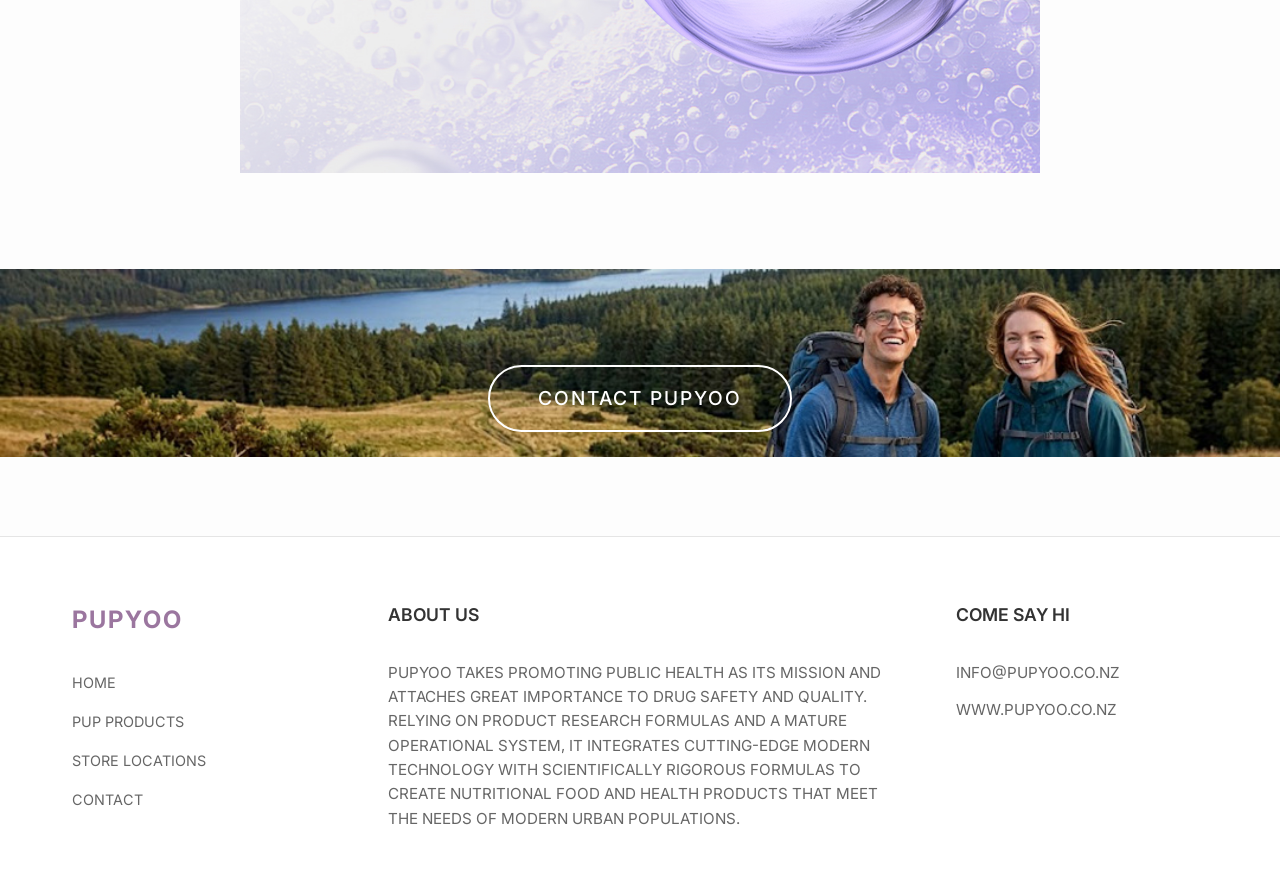
<file: Eleven-fold Ergothioneine Anti-Gravity Complex Capsules.html>
<!doctype html>
<html lang="en">
  <head>
    <meta charset="UTF-8" />
    <meta
      name="viewport"
      content="width=device-width, initial-scale=1.0, maximum-scale=1.0, user-scalable=no"
    />
    <title>
      PUPYOO - Eleven-fold Ergothioneine Anti-Gravity Complex Capsules
    </title>
    <meta
      name="description"
      content="PUPYOO - Eleven-fold Ergothioneine Anti-Gravity Complex Capsules"
    />
    <link rel="preconnect" href="https://fonts.googleapis.com" />
    <link rel="preconnect" href="https://fonts.gstatic.com" crossorigin />
    <link
      href="https://fonts.googleapis.com/css2?family=Inter:wght@300;400;500;600;700&display=swap"
      rel="stylesheet"
    />
    <link rel="stylesheet" href="css/style.css" />
  </head>

  <body>
    <!-- Header Navigation -->
    <header class="navbar">
      <div class="container nav-container">
        <div class="logo">
          <a href="index.html">
            <img src="images/logo.png" alt="PUPYOO Logo" />
          </a>
        </div>
        <button class="mobile-menu-toggle" aria-label="Toggle Menu">
          <span></span>
          <span></span>
          <span></span>
        </button>
        <nav class="nav-links">
          <a href="index.html">POPYOO</a>
          <a href="products.html">PUPYOO PRODUCTS</a>
          <a href="stores.html">STORE LOCATIONS</a>
          <a href="contact.html">CONTACT</a>
        </nav>
      </div>
    </header>

    <main>
      <section
        class="product-details section"
        style="padding-top: calc(var(--nav-height) + 4rem)"
      >
        <div class="container">
          <div class="product-layout">
            <!-- Left: Image Gallery -->
            <div class="product-gallery reveal-up">
              <div class="main-image-container">
                <img
                  id="mainImage"
                  src="images/products/Eleven-fold Ergothioneine Anti-Gravity Complex Capsules/main.jpg"
                  alt="Eleven-fold Ergothioneine Anti-Gravity Complex Capsules"
                />
              </div>
              <div class="thumbnail-container">
                <div
                  class="thumbnail active"
                  onclick="
                    changeImage(
                      this,
                      'images/products/Eleven-fold Ergothioneine Anti-Gravity Complex Capsules/main.jpg',
                    )
                  "
                >
                  <img
                    src="images/products/Eleven-fold Ergothioneine Anti-Gravity Complex Capsules/main.jpg"
                    alt="Thumbnail"
                  />
                </div>
                <div
                  class="thumbnail"
                  onclick="
                    changeImage(
                      this,
                      'images/products/Eleven-fold Ergothioneine Anti-Gravity Complex Capsules/main-1.jpg',
                    )
                  "
                >
                  <img
                    src="images/products/Eleven-fold Ergothioneine Anti-Gravity Complex Capsules/main-1.jpg"
                    alt="Thumbnail"
                  />
                </div>
                <div
                  class="thumbnail"
                  onclick="
                    changeImage(
                      this,
                      'images/products/Eleven-fold Ergothioneine Anti-Gravity Complex Capsules/main-2.jpg',
                    )
                  "
                >
                  <img
                    src="images/products/Eleven-fold Ergothioneine Anti-Gravity Complex Capsules/main-2.jpg"
                    alt="Thumbnail"
                  />
                </div>
                <div
                  class="thumbnail"
                  onclick="
                    changeImage(
                      this,
                      'images/products/Eleven-fold Ergothioneine Anti-Gravity Complex Capsules/main-3.jpg',
                    )
                  "
                >
                  <img
                    src="images/products/Eleven-fold Ergothioneine Anti-Gravity Complex Capsules/main-3.jpg"
                    alt="Thumbnail"
                  />
                </div>
              </div>
            </div>

            <!-- Right: Product Info -->
            <div class="product-info reveal-up" style="transition-delay: 0.1s">
              <h1 class="product-detail-title">
                Eleven-fold Ergothioneine Anti-Gravity Complex Capsules
              </h1>
              <p class="product-detail-price">75 NZD</p>

              <div class="product-detail-desc">
                <p>Eleven-fold Ergothioneine Anti-Gravity Complex Capsules</p>
                <ul>
                  <li>High purity astaxanthin</li>
                  <li>Reduces free radicals</li>
                  <li>Supports wellbeing and circulation</li>
                </ul>
              </div>

              <button class="btn-buy">ADD TO CART</button>
            </div>
          </div>
        </div>
      </section>

      <!-- Product Details Images -->
      <section class="product-full-details">
        <div class="container" style="max-width: 800px; padding: 0">
          <img
            src="images/products/Eleven-fold Ergothioneine Anti-Gravity Complex Capsules/images/02.jpg"
            alt="Detail"
            style="width: 100%; display: block"
          />
          <img
            src="images/products/Eleven-fold Ergothioneine Anti-Gravity Complex Capsules/images/04.jpg"
            alt="Detail"
            style="width: 100%; display: block"
          />
          <img
            src="images/products/Eleven-fold Ergothioneine Anti-Gravity Complex Capsules/images/06.jpg"
            alt="Detail"
            style="width: 100%; display: block"
          />
          <!-- <img src="images/products/Eleven-fold Ergothioneine Anti-Gravity Complex Capsules/images/07.jpg" alt="Detail" style="width: 100%; display: block;"> -->
        </div>
      </section>

      <!-- Contact Banner -->
      <section class="contact-banner section">
        <div class="contact-img">
          <img src="images/bg-contact.jpg" alt="contact" />
        </div>
        <div class="container contact-container">
          <a href="contact.html" class="btn-contact reveal-up"
            >Contact PUPYOO</a
          >
        </div>
      </section>
    </main>

    <!-- Footer -->
    <footer class="footer">
      <div class="container footer-container">
        <div class="footer-col col-nav reveal-up">
          <div class="footer-logo">PUPYOO</div>
          <nav class="footer-links">
            <a href="index.html">HOME</a>
            <a href="products.html">PUP PRODUCTS</a>
            <a href="stores.html">STORE LOCATIONS</a>
            <a href="contact.html">CONTACT</a>
          </nav>
        </div>

        <div
          class="footer-col col-about reveal-up"
          style="transition-delay: 0.1s"
        >
          <h4 class="footer-title">ABOUT US</h4>
          <div class="about-text">
            <p class="en">
              PUPYOO TAKES PROMOTING PUBLIC HEALTH AS ITS MISSION AND ATTACHES
              GREAT IMPORTANCE TO DRUG SAFETY AND QUALITY. RELYING ON PRODUCT
              RESEARCH FORMULAS AND A MATURE OPERATIONAL SYSTEM, IT INTEGRATES
              CUTTING-EDGE MODERN TECHNOLOGY WITH SCIENTIFICALLY RIGOROUS
              FORMULAS TO CREATE NUTRITIONAL FOOD AND HEALTH PRODUCTS THAT MEET
              THE NEEDS OF MODERN URBAN POPULATIONS.
            </p>
          </div>
        </div>

        <div
          class="footer-col col-contact reveal-up"
          style="transition-delay: 0.2s"
        >
          <h4 class="footer-title">COME SAY HI</h4>
          <div class="contact-info">
            <p class="en">INFO@PUPYOO.CO.NZ</p>
            <p class="en">WWW.PUPYOO.CO.NZ</p>
          </div>
        </div>
      </div>
    </footer>

    <script src="js/main.js"></script>
    <script>
      function changeImage(element, src) {
        document.getElementById('mainImage').src = src
        const thumbnails = document.querySelectorAll('.thumbnail')
        thumbnails.forEach((thumb) => thumb.classList.remove('active'))
        element.classList.add('active')
      }
    </script>
  </body>
</html>
</file>
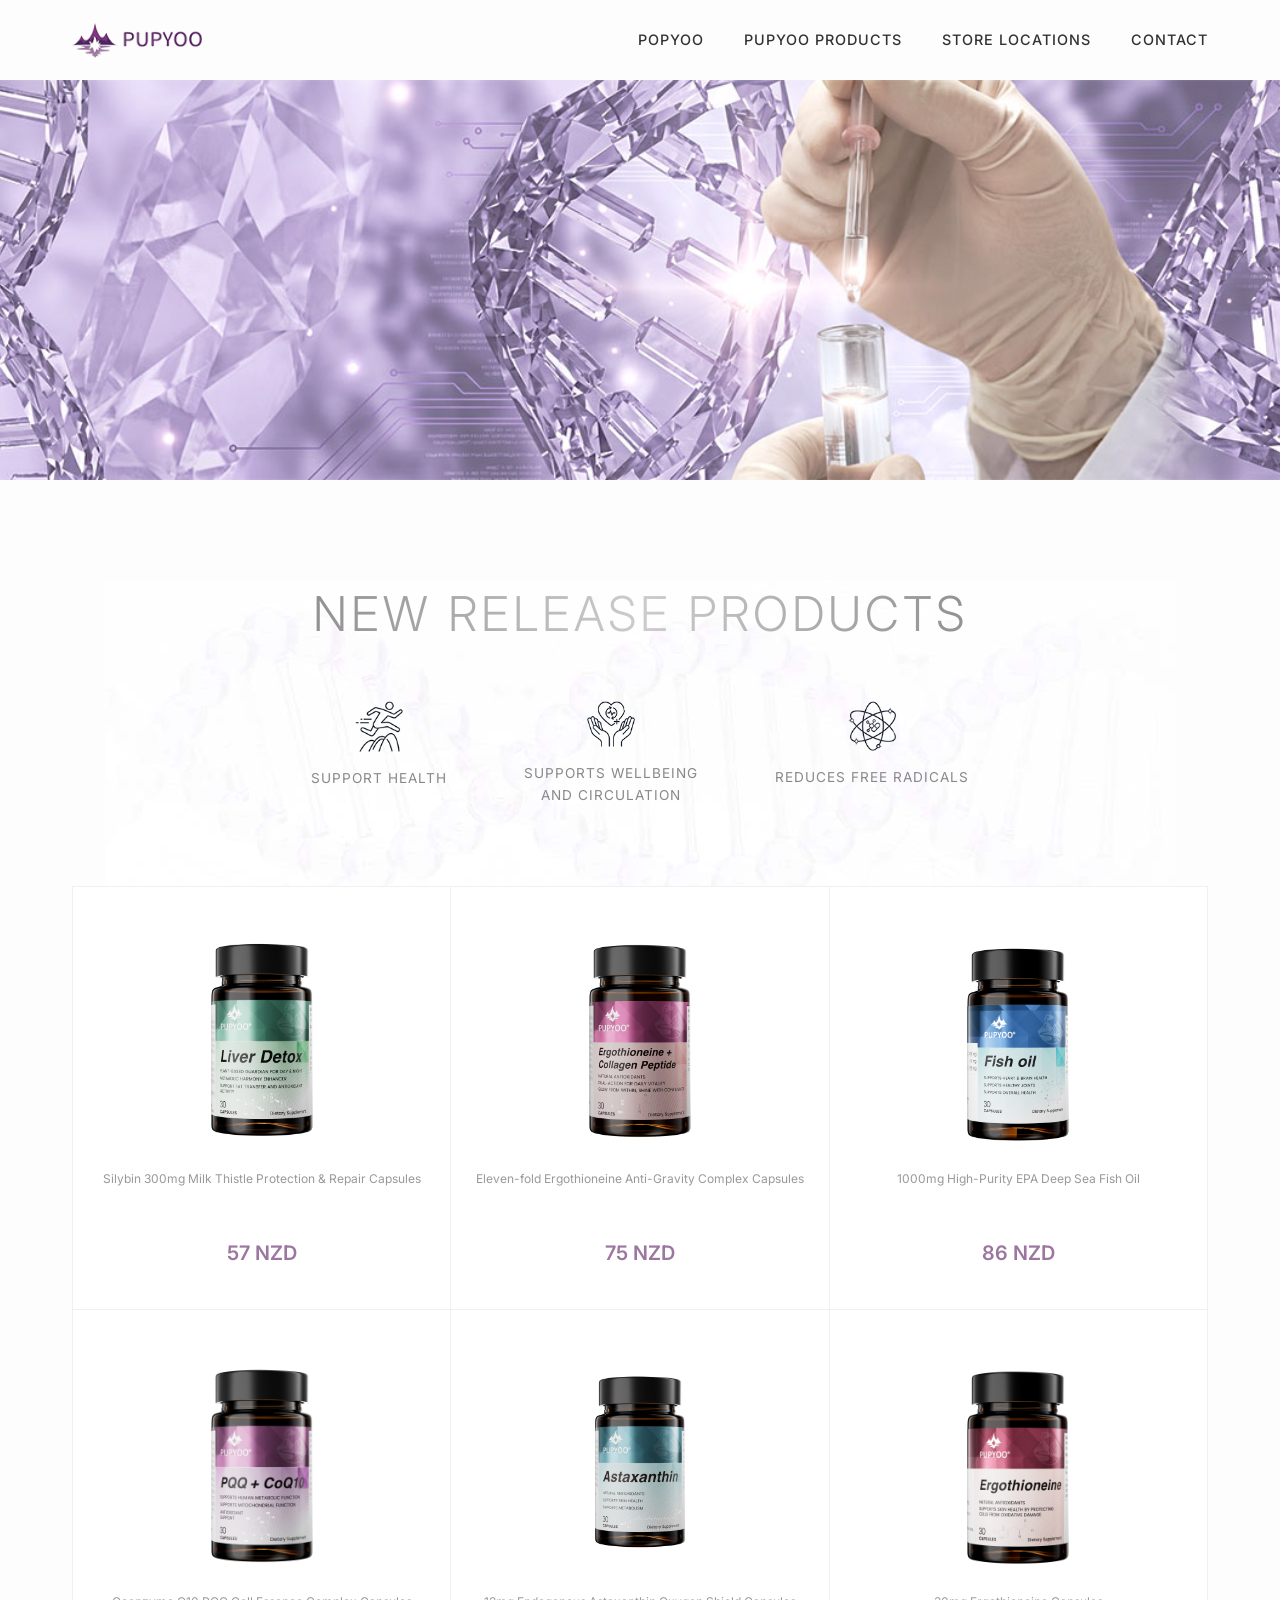
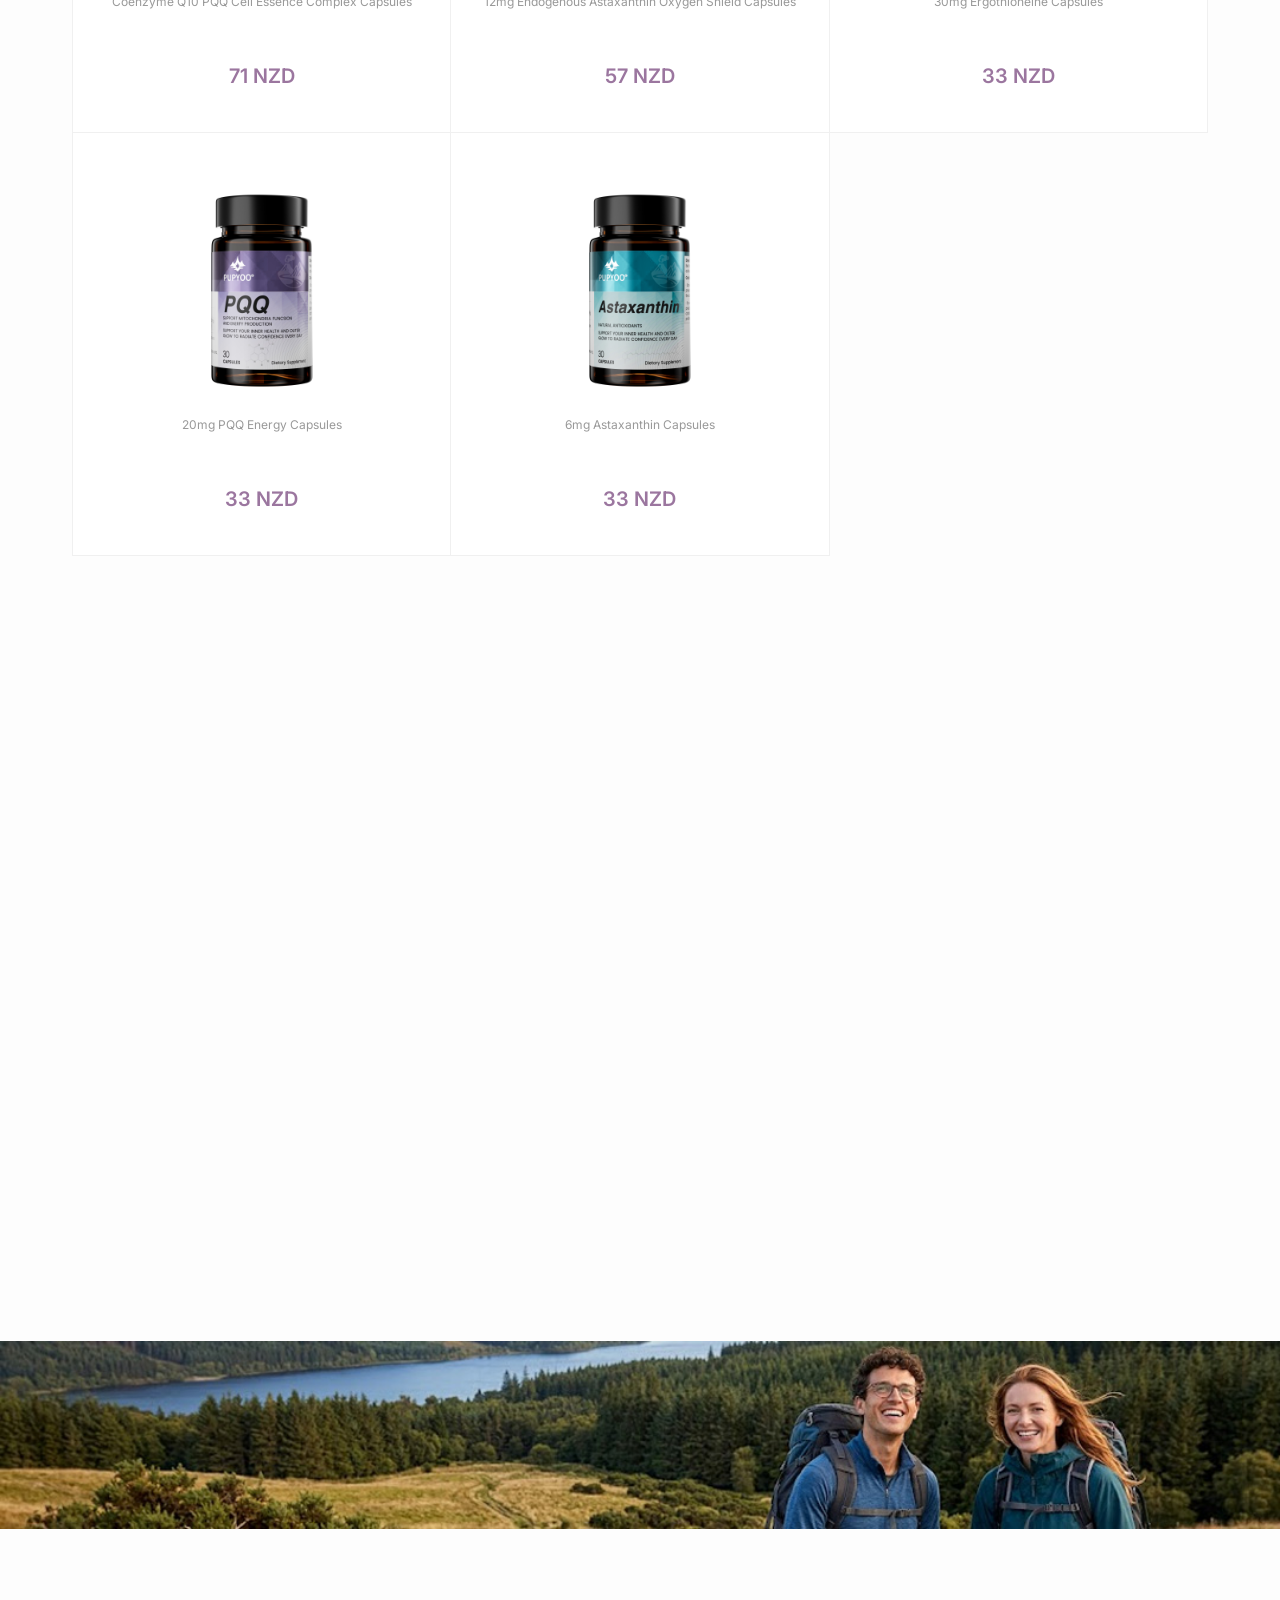
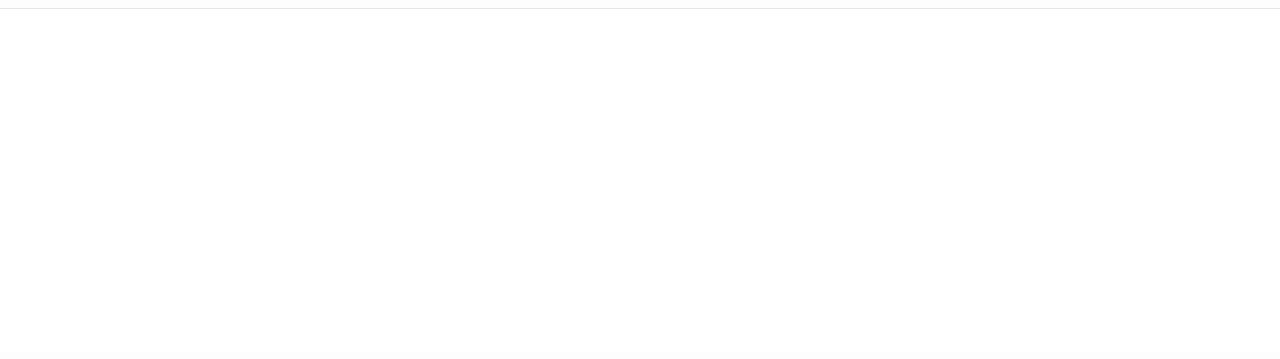
<file: products.html>
<!DOCTYPE html>
<html lang="en">

<head>
    <meta charset="UTF-8">
    <meta name="viewport" content="width=device-width, initial-scale=1.0, maximum-scale=1.0, user-scalable=no">
    <title>PUPYOO - Products</title>
    <meta name="description" content="PUPYOO - New Release Products">
    <link rel="preconnect" href="https://fonts.googleapis.com">
    <link rel="preconnect" href="https://fonts.gstatic.com" crossorigin>
    <link href="https://fonts.googleapis.com/css2?family=Inter:wght@300;400;500;600;700&display=swap" rel="stylesheet">
    <link rel="stylesheet" href="css/style.css">
</head>

<body>
    <!-- Header Navigation -->
    <header class="navbar">
        <div class="container nav-container">
            <div class="logo">
                <a href="index.html">
                    <img src="images/logo.png" alt="PUPYOO Logo">
                </a>
            </div>
            <button class="mobile-menu-toggle" aria-label="Toggle Menu">
                <span></span>
                <span></span>
                <span></span>
            </button>
            <nav class="nav-links">
                <a href="index.html">POPYOO</a>
                <a href="products.html">PUPYOO PRODUCTS</a>
                <a href="stores.html">STORE LOCATIONS</a>
                <a href="contact.html">CONTACT</a>
            </nav>
        </div>
    </header>

    <main>
        <!-- Products Hero Banner -->
        <section class="products-hero">
            <div class="products-hero-bg">
                <img src="images/banner-products.jpg" alt="Products Banner">
            </div>
        </section>

        <!-- New Release Section -->
        <section class="products-release section">
            <div class="container">
                <h2 class="products-release-title reveal-up">NEW RELEASE PRODUCTS</h2>

                <div class="products-features reveal-up" style="transition-delay: 0.1s;">
                    <div class="feature-item">
                        <div class="feature-icon">
                            <img src="images/icon-products-1.png" alt="Support Health"
                                style="width: 48px; height: auto;">
                        </div>
                        <p class="feature-text">SUPPORT HEALTH</p>
                    </div>
                    <div class="feature-item">
                        <div class="feature-icon">
                            <img src="images/icon-products-2.png" alt="Supports Wellbeing"
                                style="width: 48px; height: auto;">
                        </div>
                        <p class="feature-text">SUPPORTS WELLBEING AND CIRCULATION</p>
                    </div>
                    <div class="feature-item">
                        <div class="feature-icon">
                            <img src="images/icon-products-3.png" alt="Reduces Free Radicals"
                                style="width: 48px; height: auto;">
                        </div>
                        <p class="feature-text">REDUCES FREE RADICALS</p>
                    </div>
                </div>

                <div class="products-catalog reveal-up" style="transition-delay: 0.2s;">
                    <!-- Card Linked -->
                    <a href="Silybin 300mg Milk Thistle Protection & Repair Capsules.html" class="catalog-card" style="display: block; text-decoration: none; color: inherit;">
                        <div class="catalog-img">
                            <img src="images/products/Silybin 300mg Milk Thistle Protection & Repair Capsules/main.jpg"
                                alt="Silybin 300mg Milk Thistle 
Protection & Repair Capsules">
                        </div>
                        <p class="catalog-desc">Silybin 300mg Milk Thistle
                            Protection & Repair Capsules</p>
                        <p class="catalog-price">57 NZD</p>
                    </a>
                    <!-- Card Linked -->
                    <a href="Eleven-fold Ergothioneine Anti-Gravity Complex Capsules.html" class="catalog-card" style="display: block; text-decoration: none; color: inherit;">
                        <div class="catalog-img">
                            <img src="images/products/Eleven-fold Ergothioneine Anti-Gravity Complex Capsules/main.jpg"
                                alt="Eleven-fold Ergothioneine 
Anti-Gravity Complex Capsules">
                        </div>
                        <p class="catalog-desc">Eleven-fold Ergothioneine
                            Anti-Gravity Complex Capsules</p>
                        <p class="catalog-price">75 NZD</p>
                    </a>
                    <!-- Card Linked -->
                    <a href="1000mg High-Purity EPA Deep Sea Fish Oil.html" class="catalog-card" style="display: block; text-decoration: none; color: inherit;">
                        <div class="catalog-img">
                            <img src="images/products/1000mg High-Purity EPA Deep Sea Fish Oil/main.jpg" alt="1000mg High-Purity EPA
                            Deep Sea Fish Oil">
                        </div>
                        <p class="catalog-desc">1000mg High-Purity EPA
                            Deep Sea Fish Oil</p>
                        <p class="catalog-price">86 NZD</p>
                    </a>
                    <!-- Card Linked -->
                    <a href="Coenzyme Q10 PQQ Cell Essence Complex Capsules.html" class="catalog-card" style="display: block; text-decoration: none; color: inherit;">
                        <div class="catalog-img">
                            <img src="images/products/Coenzyme Q10 PQQ Cell Essence Complex Capsules/main.jpg" alt="Coenzyme Q10 PQQ Cell Essence 
Complex Capsules">
                        </div>
                        <p class="catalog-desc">Coenzyme Q10 PQQ Cell Essence
                            Complex Capsules</p>
                        <p class="catalog-price">71 NZD</p>
                    </a>
                    <!-- Card Linked -->
                    <a href="12mg Endogenous Astaxanthin Oxygen Shield Capsules.html" class="catalog-card" style="display: block; text-decoration: none; color: inherit;">
                        <div class="catalog-img">
                            <img src="images/products/12mg Endogenous Astaxanthin Oxygen Shield Capsules/main.jpg" alt="12mg Endogenous Astaxanthin
                            Oxygen Shield Capsules">
                        </div>
                        <p class="catalog-desc">12mg Endogenous Astaxanthin
                            Oxygen Shield Capsules</p>
                        <p class="catalog-price">57 NZD</p>
                    </a>
                    <!-- Card 6 -->
                    <a href="30mg Ergothioneine Capsules.html" class="catalog-card" style="display: block; text-decoration: none; color: inherit;">
                        <div class="catalog-img">
                            <img src="images/products/30mg Ergothioneine Capsules/main.jpg"
                                alt="30mg Ergothioneine Capsules">
                        </div>
                        <p class="catalog-desc">30mg Ergothioneine Capsules</p>
                        <p class="catalog-price">33 NZD</p>
                    </a>
                    <!-- Card 7 -->
                    <a href="20mg PQQ Energy Capsules.html" class="catalog-card" style="display: block; text-decoration: none; color: inherit;">
                        <div class="catalog-img">
                            <img src="images/products/20mg PQQ Energy Capsules/main.jpg" alt="20mg PQQ Energy Capsules">
                        </div>
                        <p class="catalog-desc">20mg PQQ Energy Capsules</p>
                        <p class="catalog-price">33 NZD</p>
                    </a>
                    <!-- Card 8 -->
                    <a href="6mg Astaxanthin Capsules.html" class="catalog-card" style="display: block; text-decoration: none; color: inherit;">
                        <div class="catalog-img">
                            <img src="images/products/6mg Astaxanthin Capsules/main.jpg" alt="6mg Astaxanthin Capsules">
                        </div>
                        <p class="catalog-desc">6mg Astaxanthin Capsules</p>
                        <p class="catalog-price">33 NZD</p>
                    </a>
                </div>
            </div>
        </section>

        <!-- Lifestyle Gallery Section -->
        <section class="gallery-section reveal-up">
            <div class="gallery-grid">
                <div class="gallery-item"><img src="images/products-life-1.jpg" alt="Lifestyle 1"
                        style="filter: grayscale(100%);"></div>
                <div class="gallery-item"><img src="images/products-life-2.jpg" alt="Lifestyle 2"
                        style="filter: grayscale(100%);"></div>
                <div class="gallery-item"><img src="images/products-life-3.jpg" alt="Lifestyle 3"
                        style="filter: grayscale(100%);"></div>
                <div class="gallery-item"><img src="images/products-life-4.jpg" alt="Lifestyle 4"
                        style="filter: grayscale(100%);"></div>
                <div class="gallery-item"><img src="images/products-life-5.jpg" alt="Lifestyle 5"
                        style="filter: grayscale(100%);"></div>
                <div class="gallery-item"><img src="images/products-life-6.jpg" alt="Lifestyle 6"
                        style="filter: grayscale(100%);"></div>
                <div class="gallery-item"><img src="images/products-life-7.jpg" alt="Lifestyle 7"
                        style="filter: grayscale(100%);"></div>
                <div class="gallery-item"><img src="images/products-life-8.jpg" alt="Lifestyle 8"
                        style="filter: grayscale(100%);"></div>
            </div>
        </section>

        <!-- Contact Banner -->
        <section id="contact" class="contact-banner section">
            <div class="contact-img"><img src="images/bg-contact.jpg" alt="contact"></div>
            <div class="container contact-container">
                <a href="#contact" class="btn-contact reveal-up">Contact PUPYOO</a>
            </div>
        </section>
    </main>

    <!-- Footer -->
    <footer class="footer">
        <div class="container footer-container">
            <div class="footer-col col-nav reveal-up">
                <div class="footer-logo">PUPYOO</div>
                <nav class="footer-links">
                    <a href="index.html">HOME</a>
                    <a href="products.html">PUP PRODUCTS</a>
                    <a href="stores.html">STORE LOCATIONS</a>
                    <a href="contact.html">CONTACT</a>
                </nav>
            </div>

            <div class="footer-col col-about reveal-up" style="transition-delay: 0.1s;">
                <h4 class="footer-title">ABOUT US</h4>
                <div class="about-text">
                    <p class="en">PUPYOO TAKES PROMOTING PUBLIC HEALTH AS ITS MISSION AND ATTACHES GREAT
                        IMPORTANCE TO DRUG SAFETY AND QUALITY. RELYING ON PRODUCT RESEARCH FORMULAS AND A MATURE
                        OPERATIONAL SYSTEM, IT INTEGRATES CUTTING-EDGE MODERN TECHNOLOGY WITH SCIENTIFICALLY RIGOROUS
                        FORMULAS TO CREATE NUTRITIONAL FOOD AND HEALTH PRODUCTS THAT MEET THE NEEDS OF MODERN URBAN
                        POPULATIONS.</p>
                </div>
            </div>

            <div class="footer-col col-contact reveal-up" style="transition-delay: 0.2s;">
                <h4 class="footer-title">COME SAY HI</h4>
                <div class="contact-info">
                    <p class="en">INFO@PUPYOO.CO.NZ</p>
                    <p class="en">WWW.PUPYOO.CO.NZ</p>
                </div>
            </div>
        </div>
    </footer>

    <script src="js/main.js"></script>
</body>

</html>
</file>
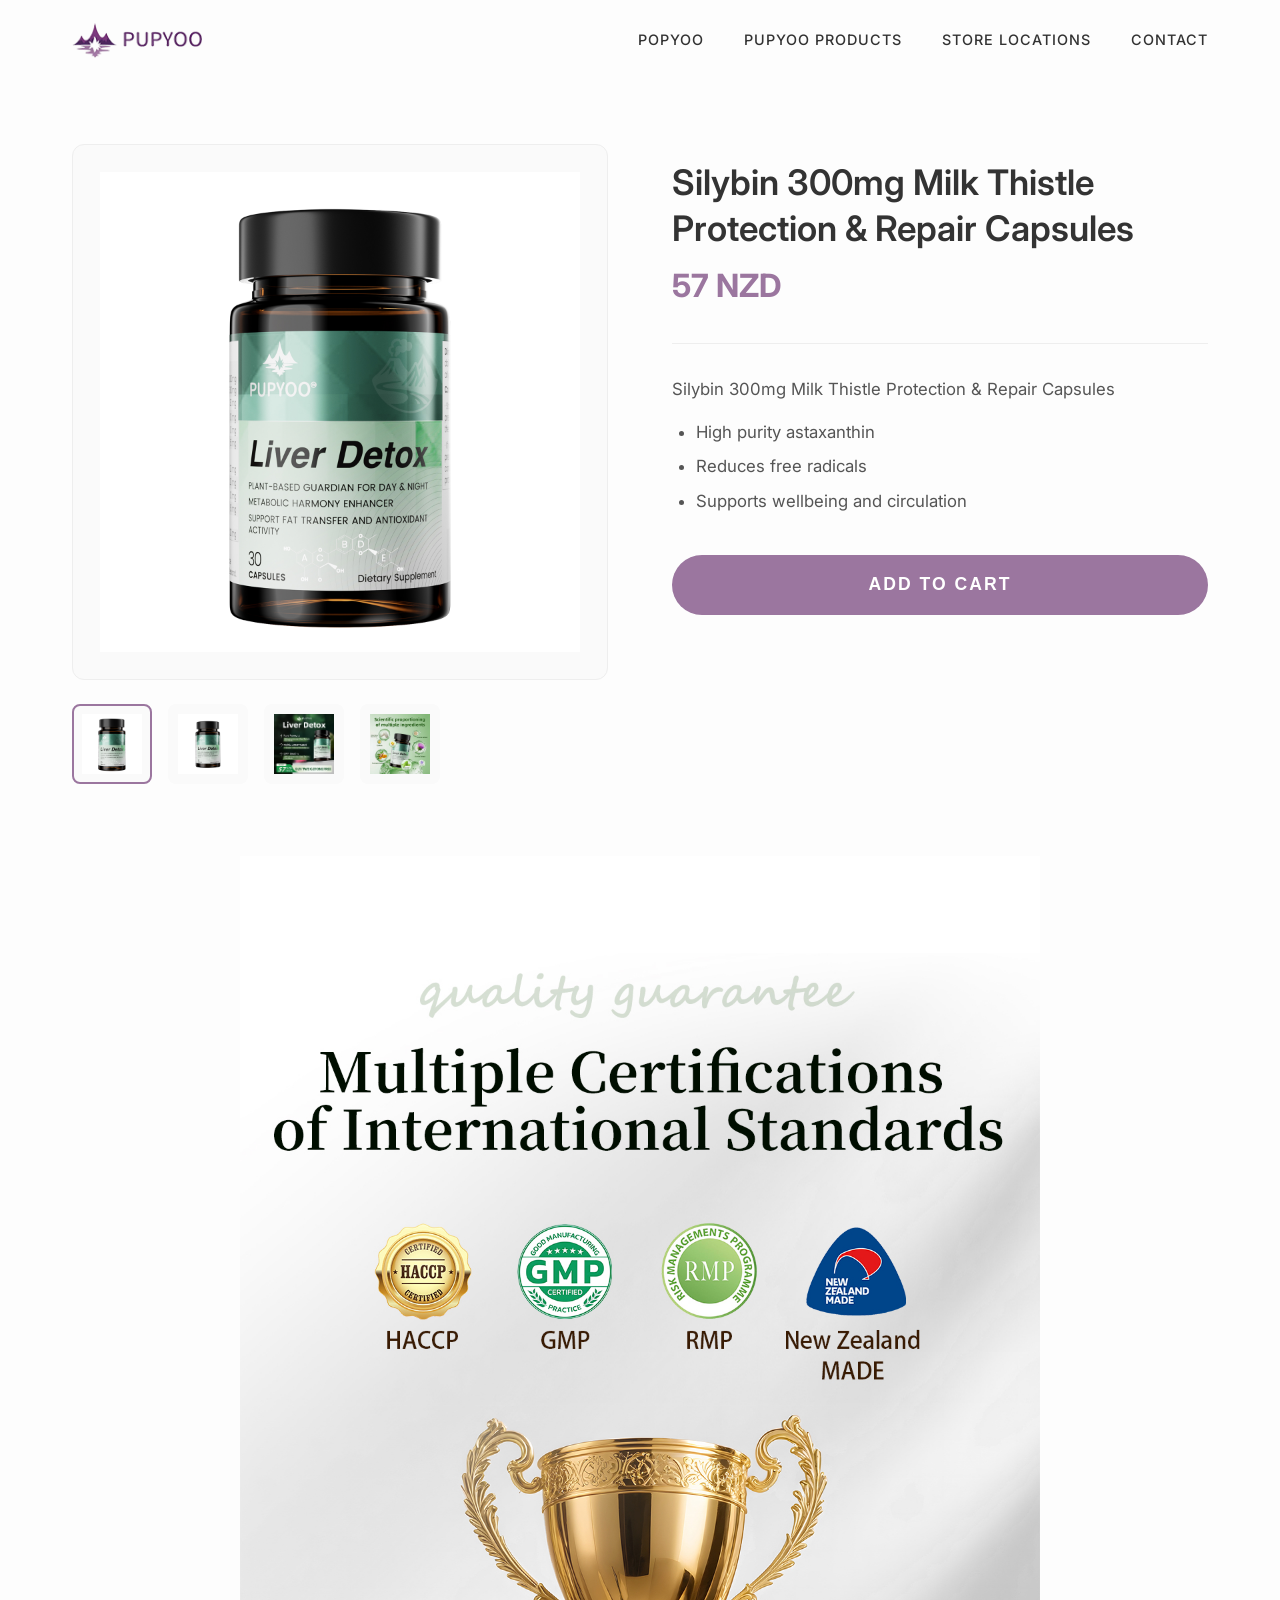
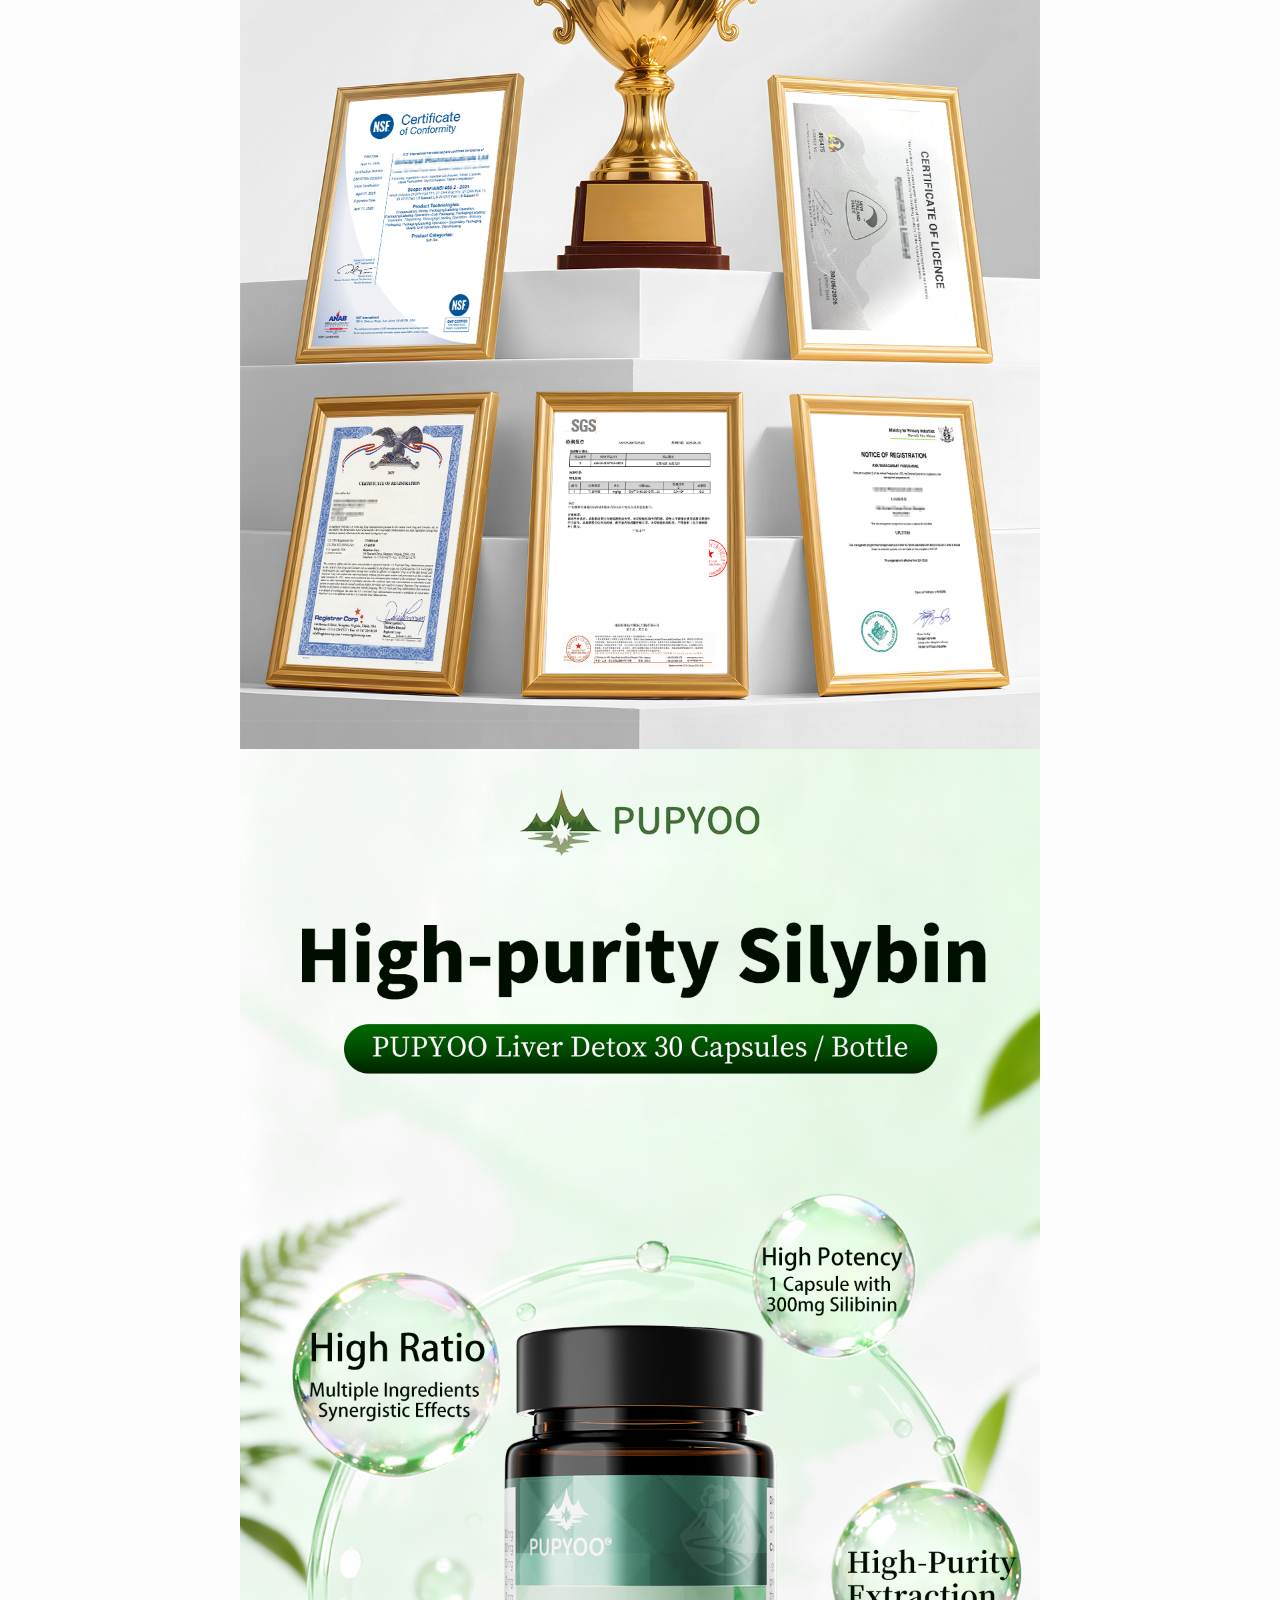
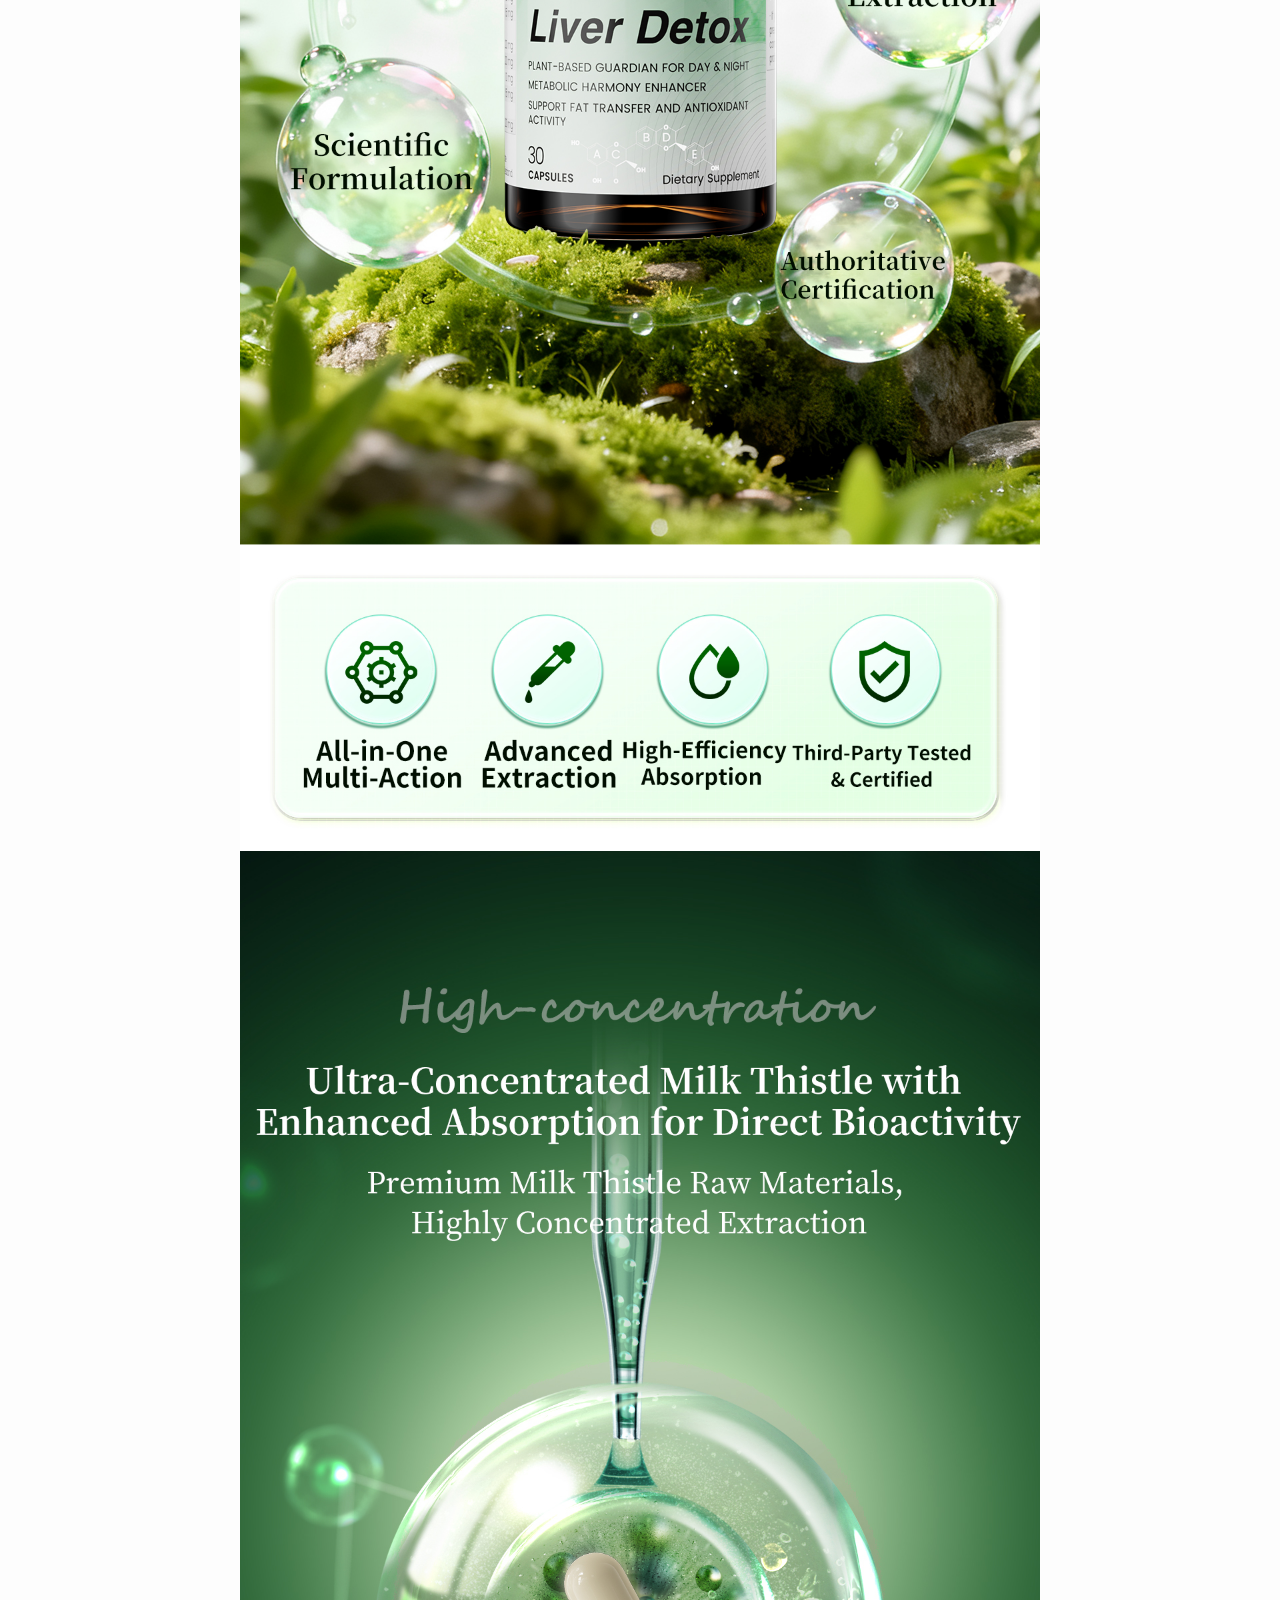
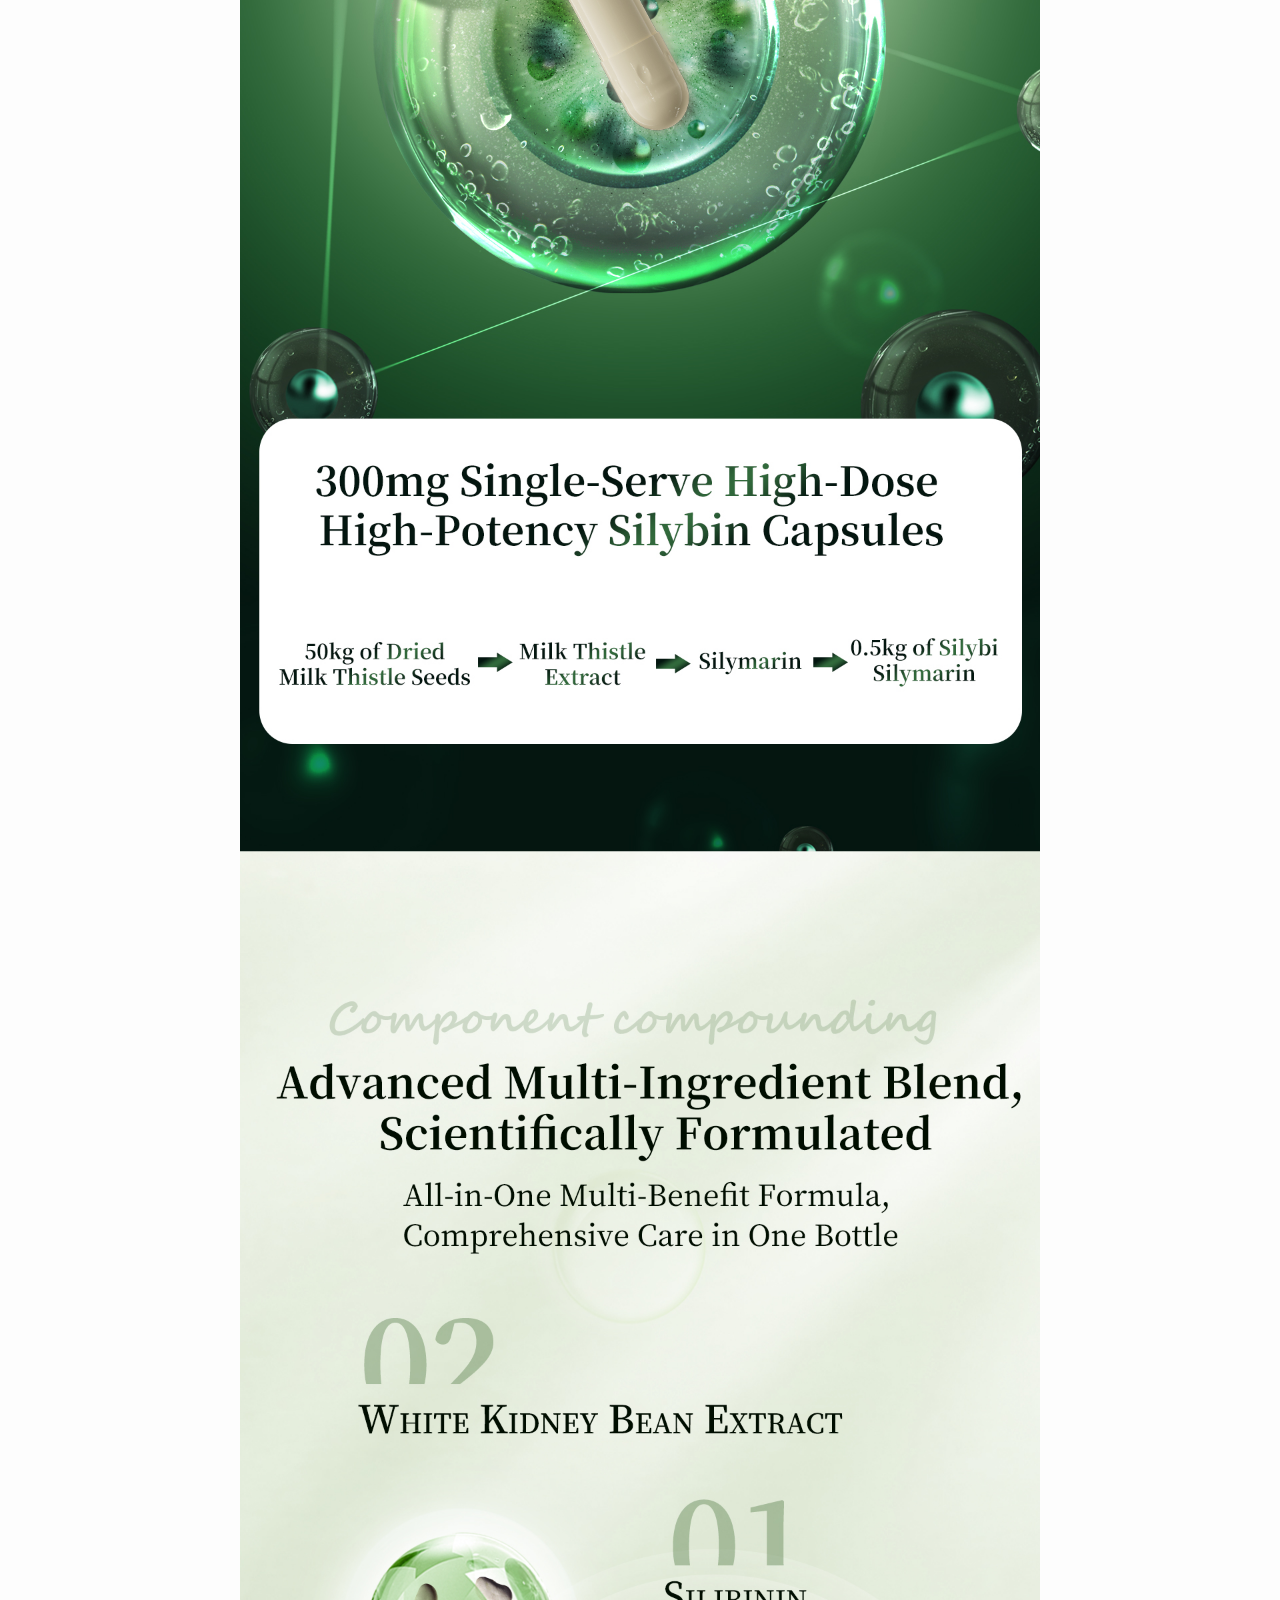
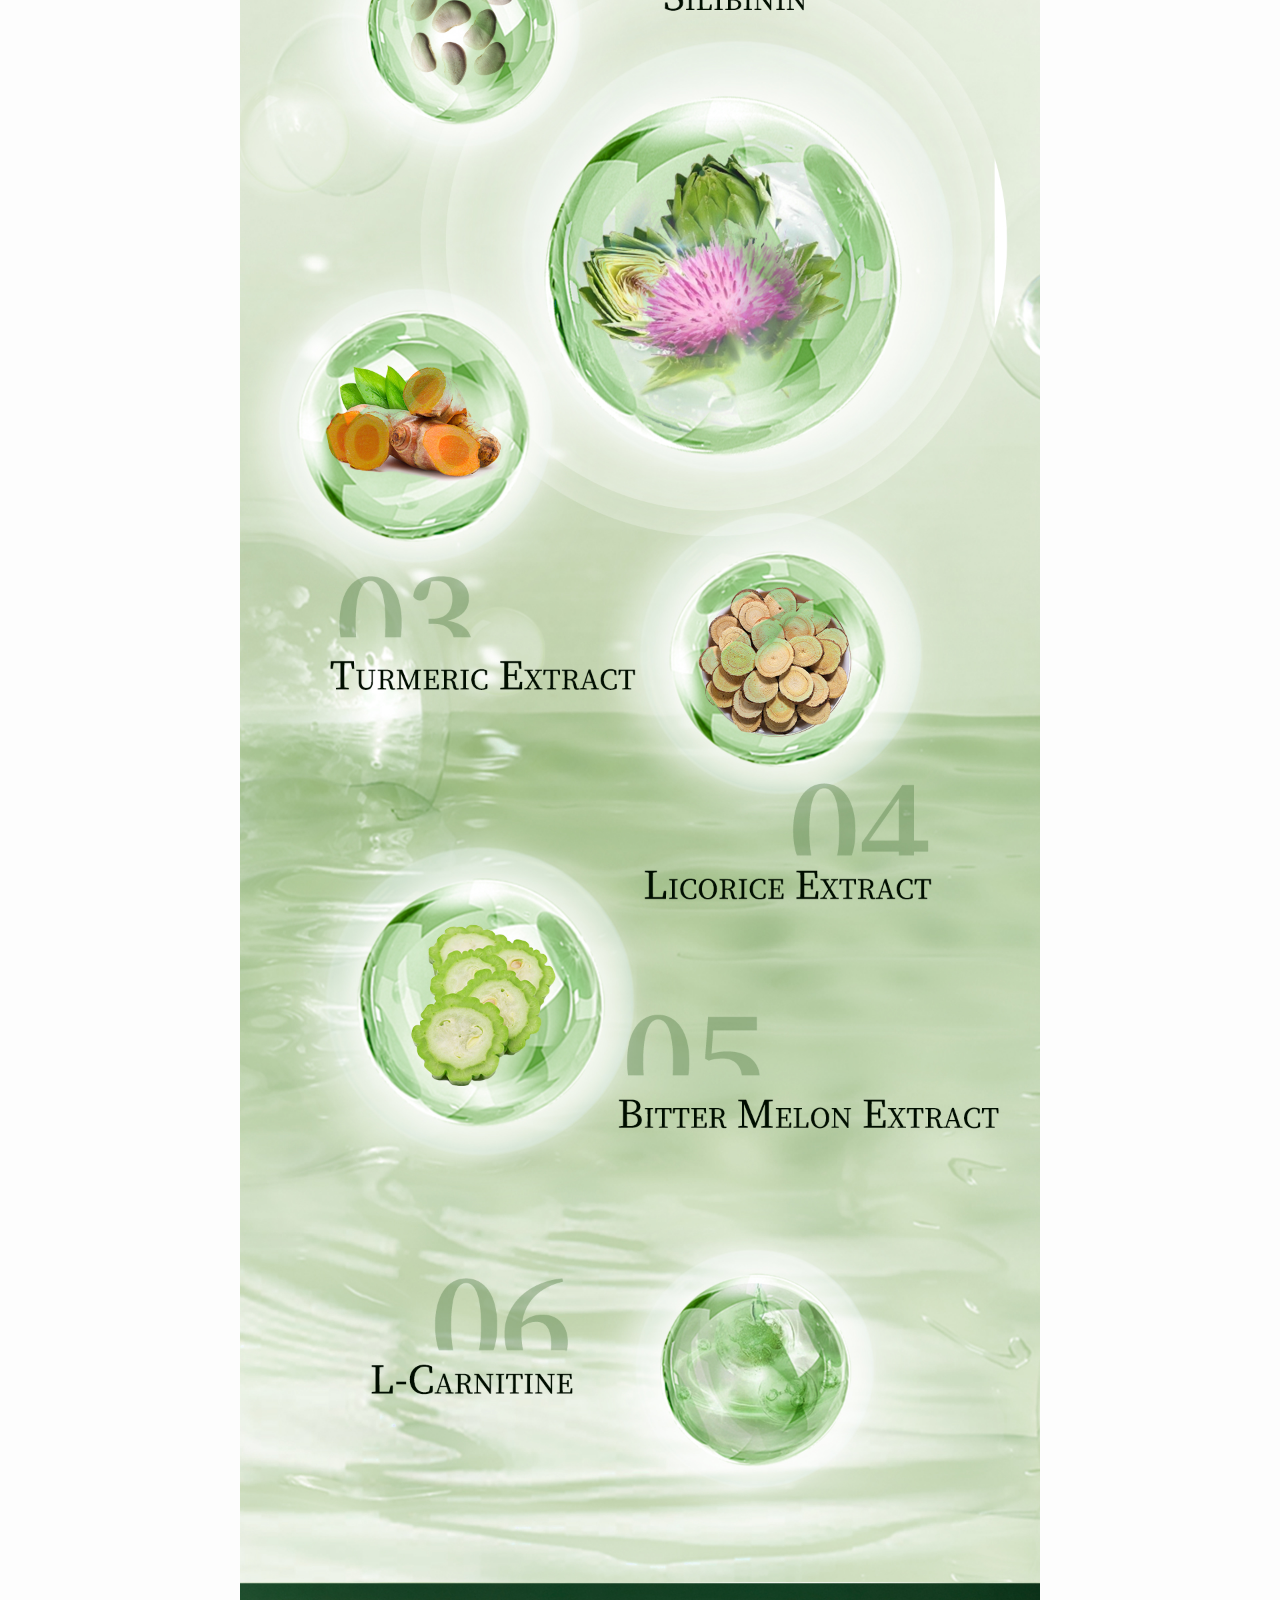
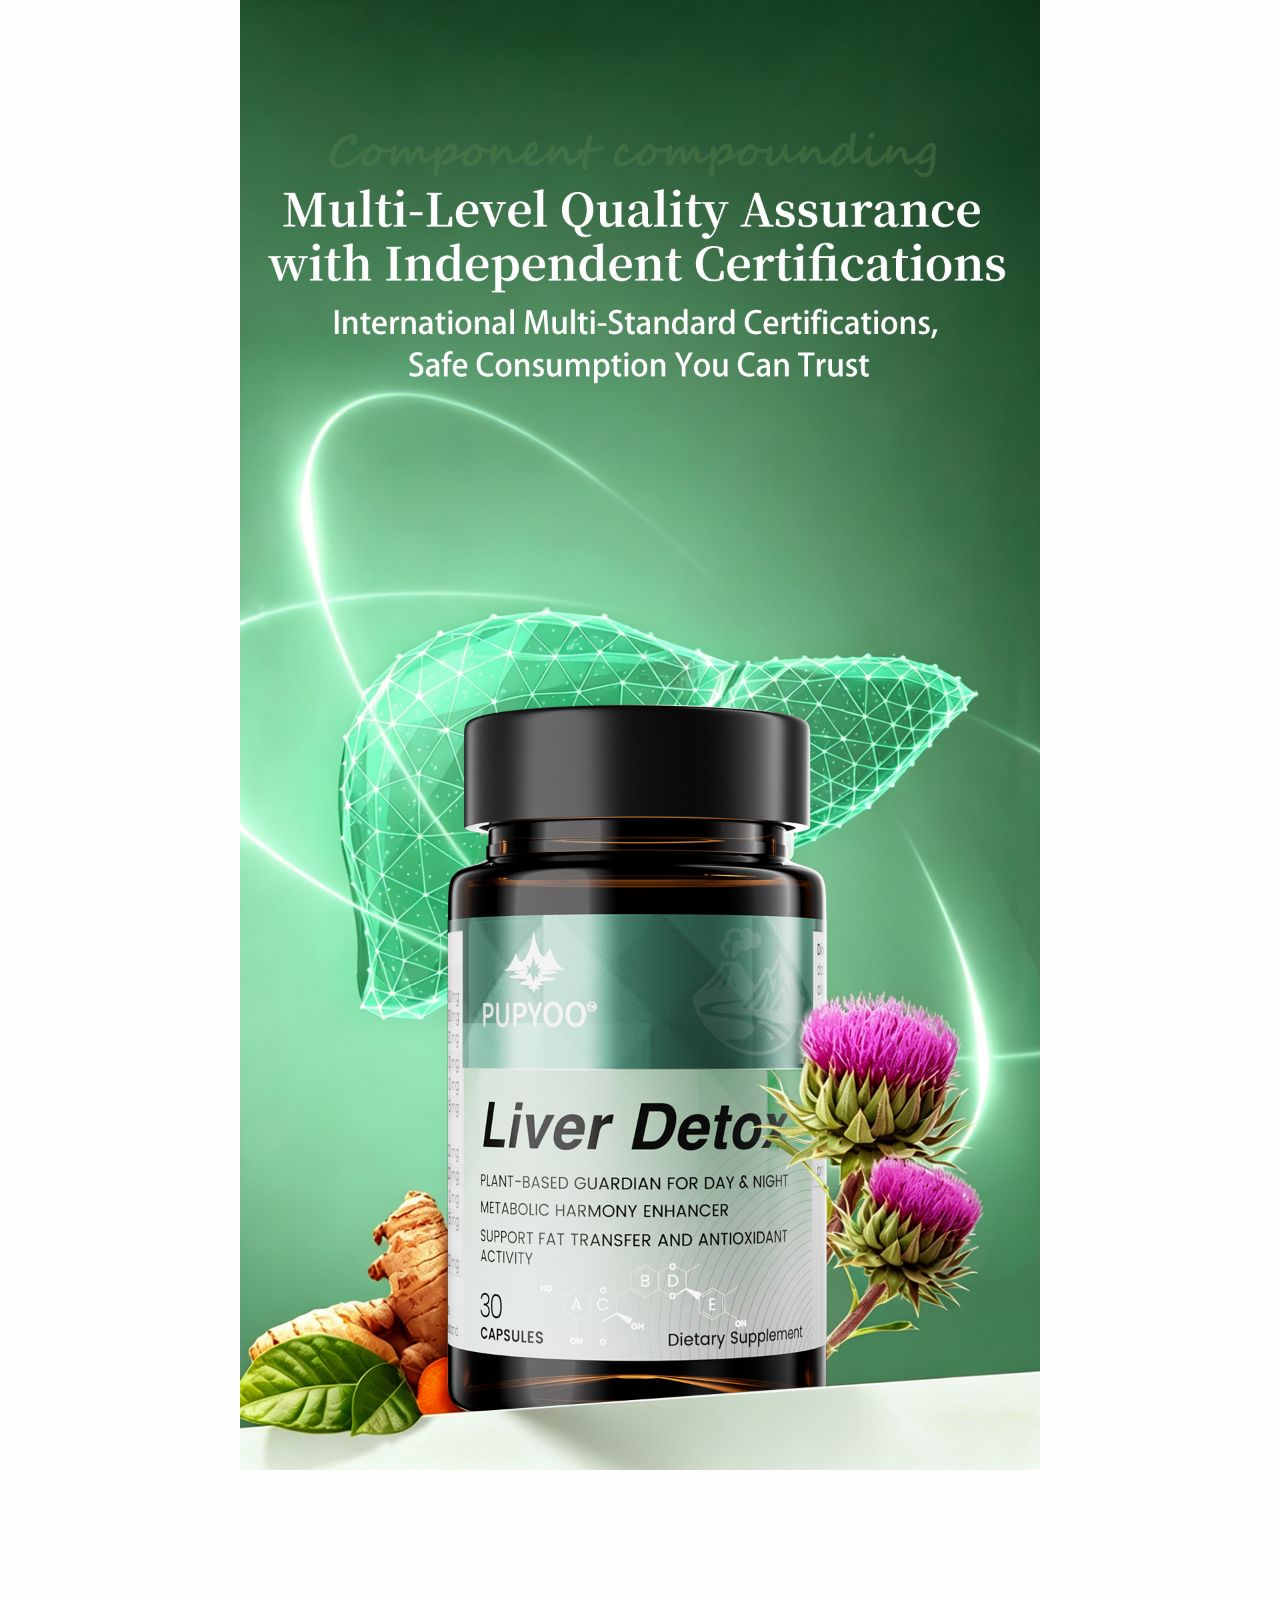
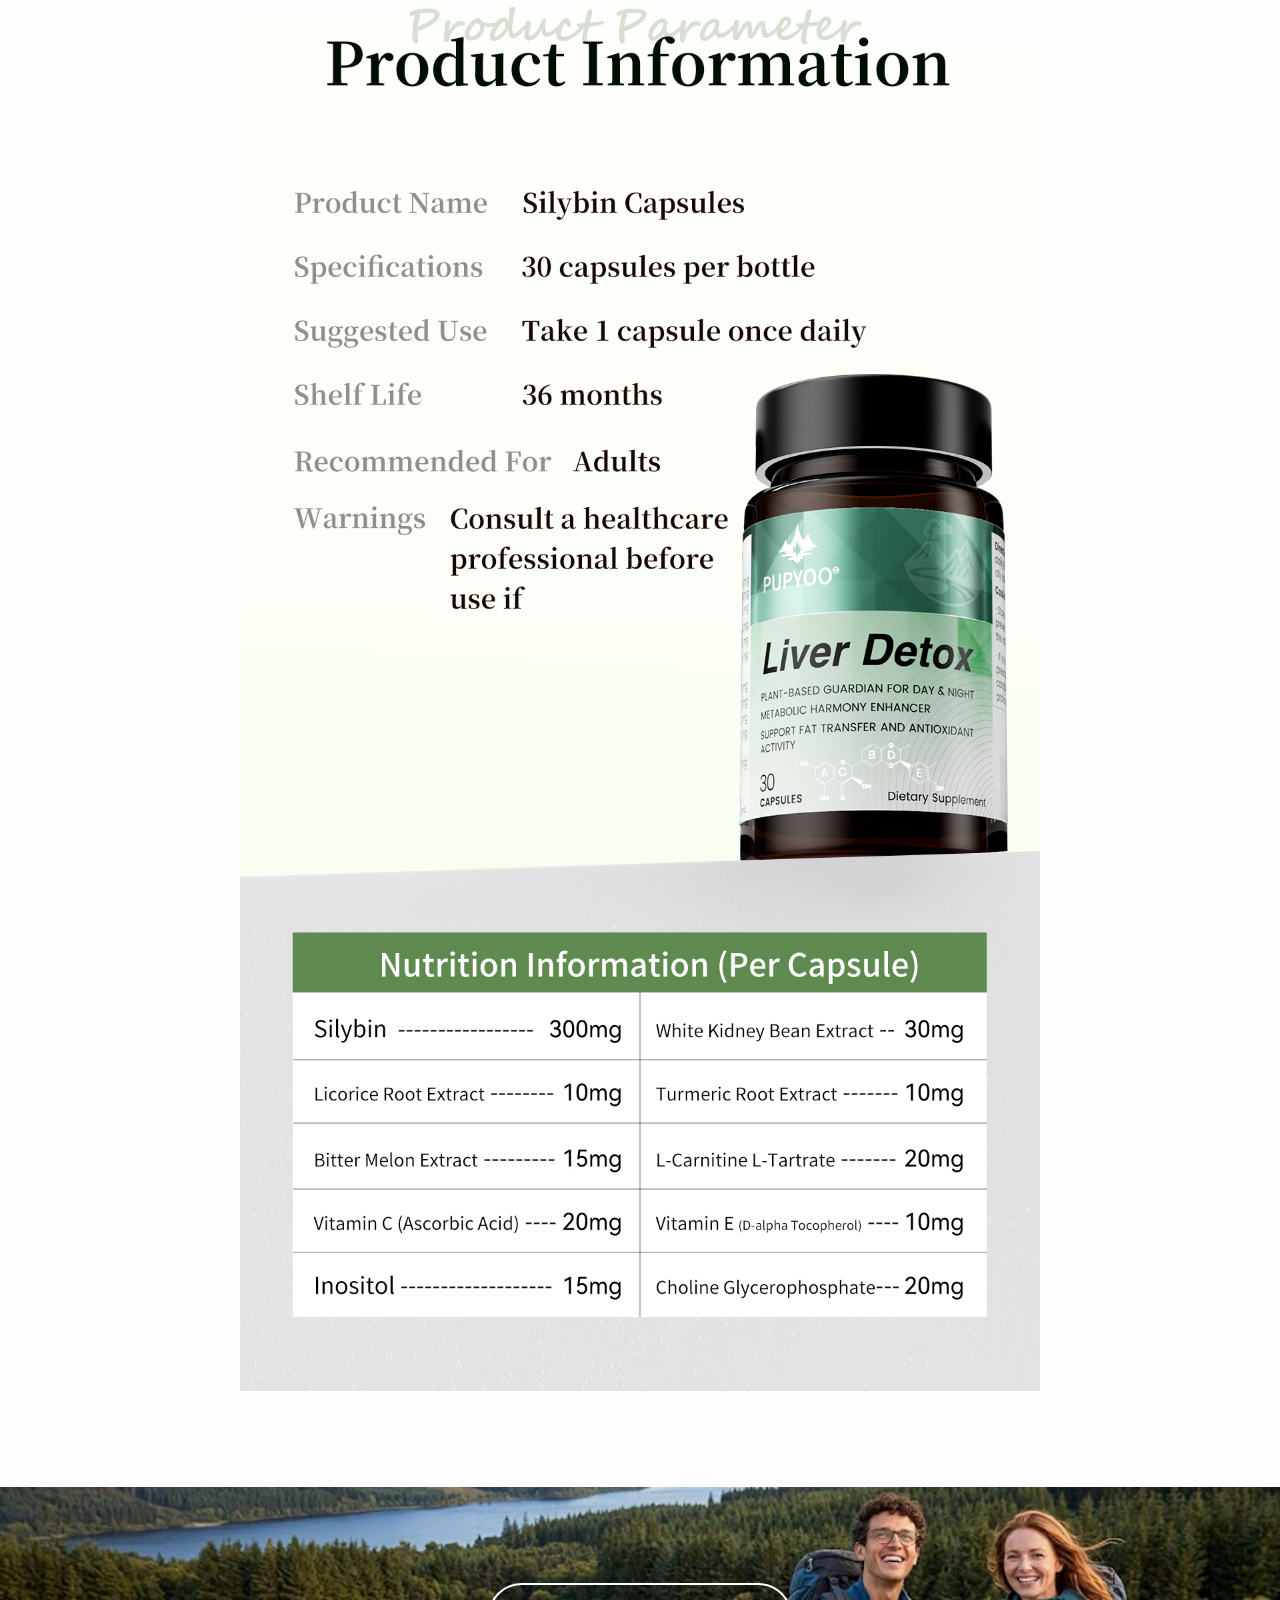
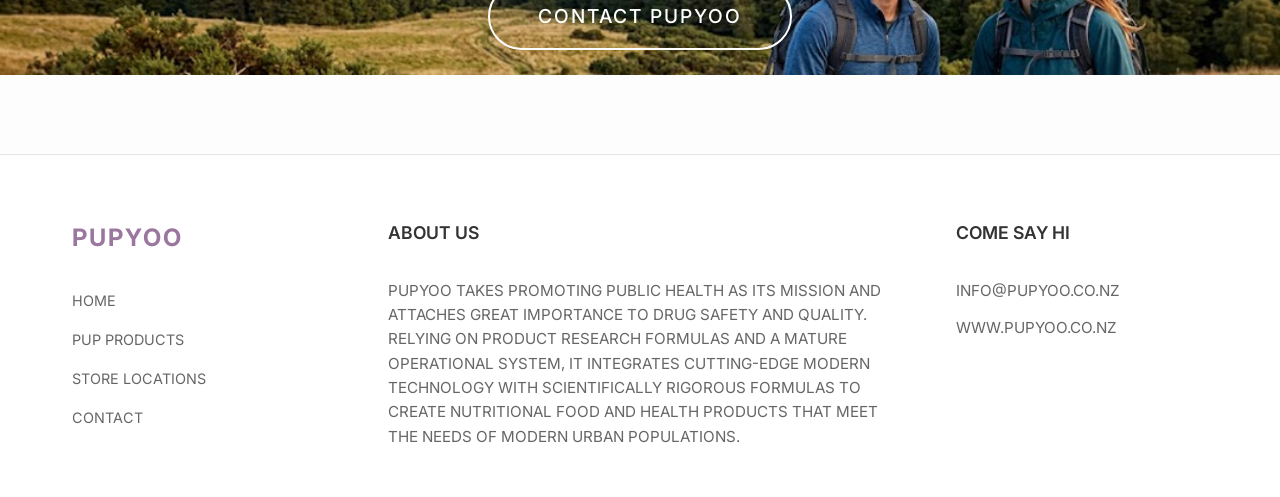
<file: Silybin 300mg Milk Thistle Protection & Repair Capsules.html>
<!DOCTYPE html>
<html lang="en">

<head>
    <meta charset="UTF-8">
    <meta name="viewport" content="width=device-width, initial-scale=1.0, maximum-scale=1.0, user-scalable=no">
    <title>PUPYOO - Silybin 300mg Milk Thistle Protection & Repair Capsules</title>
    <meta name="description" content="PUPYOO - Silybin 300mg Milk Thistle Protection & Repair Capsules">
    <link rel="preconnect" href="https://fonts.googleapis.com">
    <link rel="preconnect" href="https://fonts.gstatic.com" crossorigin>
    <link href="https://fonts.googleapis.com/css2?family=Inter:wght@300;400;500;600;700&display=swap" rel="stylesheet">
    <link rel="stylesheet" href="css/style.css">
</head>

<body>
    <!-- Header Navigation -->
    <header class="navbar">
        <div class="container nav-container">
            <div class="logo">
                <a href="index.html">
                    <img src="images/logo.png" alt="PUPYOO Logo">
                </a>
            </div>
            <button class="mobile-menu-toggle" aria-label="Toggle Menu">
                <span></span>
                <span></span>
                <span></span>
            </button>
            <nav class="nav-links">
                <a href="index.html">POPYOO</a>
                <a href="products.html">PUPYOO PRODUCTS</a>
                <a href="stores.html">STORE LOCATIONS</a>
                <a href="contact.html">CONTACT</a>
            </nav>
        </div>
    </header>

    <main>
        <section class="product-details section" style="padding-top: calc(var(--nav-height) + 4rem);">
            <div class="container">
                <div class="product-layout">
                    <!-- Left: Image Gallery -->
                    <div class="product-gallery reveal-up">
                        <div class="main-image-container">
                            <img id="mainImage" src="images/products/Silybin 300mg Milk Thistle Protection & Repair Capsules/main.jpg" alt="Silybin 300mg Milk Thistle Protection & Repair Capsules">
                        </div>
                        <div class="thumbnail-container">
                            <div class="thumbnail active" onclick="changeImage(this, 'images/products/Silybin 300mg Milk Thistle Protection & Repair Capsules/main.jpg')">
                                <img src="images/products/Silybin 300mg Milk Thistle Protection & Repair Capsules/main.jpg" alt="Thumbnail">
                            </div>
                            <div class="thumbnail" onclick="changeImage(this, 'images/products/Silybin 300mg Milk Thistle Protection & Repair Capsules/main-1.jpg')">
                                <img src="images/products/Silybin 300mg Milk Thistle Protection & Repair Capsules/main-1.jpg" alt="Thumbnail">
                            </div>
                            <div class="thumbnail" onclick="changeImage(this, 'images/products/Silybin 300mg Milk Thistle Protection & Repair Capsules/main-2.jpg')">
                                <img src="images/products/Silybin 300mg Milk Thistle Protection & Repair Capsules/main-2.jpg" alt="Thumbnail">
                            </div>
                            <div class="thumbnail" onclick="changeImage(this, 'images/products/Silybin 300mg Milk Thistle Protection & Repair Capsules/main-3.jpg')">
                                <img src="images/products/Silybin 300mg Milk Thistle Protection & Repair Capsules/main-3.jpg" alt="Thumbnail">
                            </div>
                        </div>
                    </div>
                    
                    <!-- Right: Product Info -->
                    <div class="product-info reveal-up" style="transition-delay: 0.1s;">
                        <h1 class="product-detail-title">Silybin 300mg Milk Thistle Protection & Repair Capsules</h1>
                        <p class="product-detail-price">57 NZD</p>
                        
                        <div class="product-detail-desc">
                            <p>Silybin 300mg Milk Thistle Protection & Repair Capsules</p>
                            <ul>
                                <li>High purity astaxanthin</li>
                                <li>Reduces free radicals</li>
                                <li>Supports wellbeing and circulation</li>
                            </ul>
                        </div>
                        
                        <button class="btn-buy">ADD TO CART</button>
                    </div>
                </div>
            </div>
        </section>

        <!-- Product Details Images -->
        <section class="product-full-details">
            <div class="container" style="max-width: 800px; padding: 0;">
                <img src="images/products/Silybin 300mg Milk Thistle Protection & Repair Capsules/images/01.jpg" alt="Detail" style="width: 100%; display: block;">
                <img src="images/products/Silybin 300mg Milk Thistle Protection & Repair Capsules/images/03.jpg" alt="Detail" style="width: 100%; display: block;">
                <img src="images/products/Silybin 300mg Milk Thistle Protection & Repair Capsules/images/05.jpg" alt="Detail" style="width: 100%; display: block;">
                <img src="images/products/Silybin 300mg Milk Thistle Protection & Repair Capsules/images/06.jpg" alt="Detail" style="width: 100%; display: block;">
                <img src="images/products/Silybin 300mg Milk Thistle Protection & Repair Capsules/images/07.jpg" alt="Detail" style="width: 100%; display: block;">
                <img src="images/products/Silybin 300mg Milk Thistle Protection & Repair Capsules/images/08.jpg" alt="Detail" style="width: 100%; display: block;">
            </div>
        </section>
        
        <!-- Contact Banner -->
        <section class="contact-banner section">
            <div class="contact-img"><img src="images/bg-contact.jpg" alt="contact"></div>
            <div class="container contact-container">
                <a href="contact.html" class="btn-contact reveal-up">Contact PUPYOO</a>
            </div>
        </section>
    </main>

    <!-- Footer -->
    <footer class="footer">
        <div class="container footer-container">
            <div class="footer-col col-nav reveal-up">
                <div class="footer-logo">PUPYOO</div>
                <nav class="footer-links">
                    <a href="index.html">HOME</a>
                    <a href="products.html">PUP PRODUCTS</a>
                    <a href="stores.html">STORE LOCATIONS</a>
                    <a href="contact.html">CONTACT</a>
                </nav>
            </div>

            <div class="footer-col col-about reveal-up" style="transition-delay: 0.1s;">
                <h4 class="footer-title">ABOUT US</h4>
                <div class="about-text">
                    <p class="en">PUPYOO TAKES PROMOTING PUBLIC HEALTH AS ITS MISSION AND ATTACHES GREAT
                        IMPORTANCE TO DRUG SAFETY AND QUALITY. RELYING ON PRODUCT RESEARCH FORMULAS AND A MATURE
                        OPERATIONAL SYSTEM, IT INTEGRATES CUTTING-EDGE MODERN TECHNOLOGY WITH SCIENTIFICALLY RIGOROUS
                        FORMULAS TO CREATE NUTRITIONAL FOOD AND HEALTH PRODUCTS THAT MEET THE NEEDS OF MODERN URBAN
                        POPULATIONS.</p>
                </div>
            </div>

            <div class="footer-col col-contact reveal-up" style="transition-delay: 0.2s;">
                <h4 class="footer-title">COME SAY HI</h4>
                <div class="contact-info">
                    <p class="en">INFO@PUPYOO.CO.NZ</p>
                    <p class="en">WWW.PUPYOO.CO.NZ</p>
                </div>
            </div>
        </div>
    </footer>

    <script src="js/main.js"></script>
    <script>
        function changeImage(element, src) {
            document.getElementById('mainImage').src = src;
            const thumbnails = document.querySelectorAll('.thumbnail');
            thumbnails.forEach(thumb => thumb.classList.remove('active'));
            element.classList.add('active');
        }
    </script>
</body>

</html>
</file>
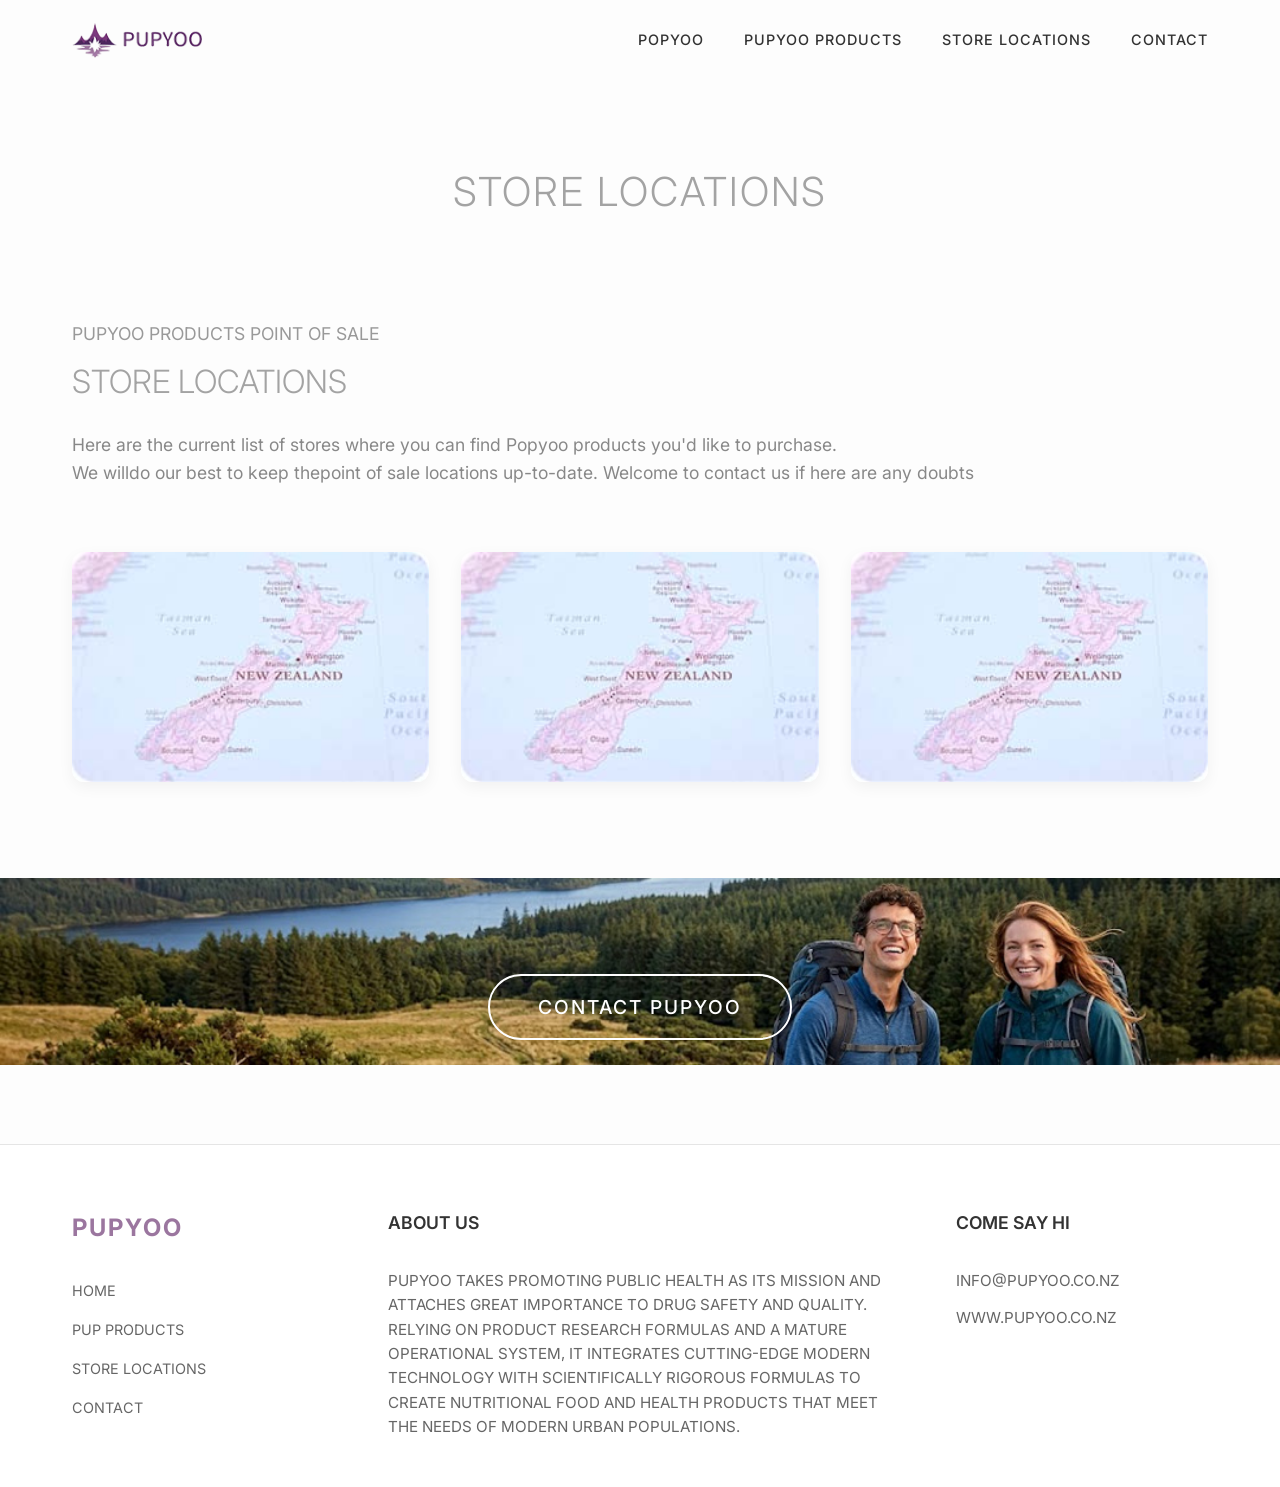
<file: stores.html>
<!DOCTYPE html>
<html lang="en">

<head>
    <meta charset="UTF-8">
    <meta name="viewport" content="width=device-width, initial-scale=1.0, maximum-scale=1.0, user-scalable=no">
    <title>PUPYOO - Store Locations</title>
    <meta name="description" content="PUPYOO - Store Locations">
    <link rel="preconnect" href="https://fonts.googleapis.com">
    <link rel="preconnect" href="https://fonts.gstatic.com" crossorigin>
    <link href="https://fonts.googleapis.com/css2?family=Inter:wght@300;400;500;600;700&display=swap" rel="stylesheet">
    <link rel="stylesheet" href="css/style.css">
</head>

<body>
    <!-- Header Navigation -->
    <header class="navbar">
        <div class="container nav-container">
            <div class="logo">
                <a href="index.html">
                    <img src="images/logo.png" alt="PUPYOO Logo">
                </a>
            </div>
            <button class="mobile-menu-toggle" aria-label="Toggle Menu">
                <span></span>
                <span></span>
                <span></span>
            </button>
            <nav class="nav-links">
                <a href="index.html">POPYOO</a>
                <a href="products.html">PUPYOO PRODUCTS</a>
                <a href="stores.html">STORE LOCATIONS</a>
                <a href="contact.html">CONTACT</a>
            </nav>
        </div>
    </header>

    <main>
        <section class="page-header section">
            <div class="container">
                <h1 class="page-title reveal-up">STORE LOCATIONS</h1>
            </div>
        </section>

        <section class="store-content section">
            <div class="container">
                <div class="store-info reveal-up">
                    <h4 class="store-subtitle">PUPYOO PRODUCTS POINT OF SALE</h4>
                    <h2 class="store-title">STORE LOCATIONS</h2>
                    <p class="store-desc">
                        Here are the current list of stores where you can find Popyoo products you'd like to
                        purchase.<br>
                        We willdo our best to keep thepoint of sale locations up-to-date. Welcome to contact us if here
                        are any doubts
                    </p>
                </div>

                <div class="store-maps reveal-up" style="transition-delay: 0.1s;">
                    <!-- Using map placeholders since we don't have the specific map assets -->
                    <div class="map-card">
                        <img src="images/store-map-1.jpg" alt="Map Location 1">
                    </div>
                    <div class="map-card">
                        <img src="images/store-map-1.jpg" alt="Map Location 2">
                    </div>
                    <div class="map-card">
                        <img src="images/store-map-1.jpg" alt="Map Location 3">
                    </div>
                </div>
            </div>
        </section>

        <!-- Contact Banner -->
        <section class="contact-banner section">
            <div class="contact-img"><img src="images/bg-contact.jpg" alt="contact"></div>
            <div class="container contact-container">
                <a href="contact.html" class="btn-contact reveal-up">Contact PUPYOO</a>
            </div>
        </section>
    </main>

    <!-- Footer -->
    <footer class="footer">
        <div class="container footer-container">
            <div class="footer-col col-nav reveal-up">
                <div class="footer-logo">PUPYOO</div>
                <nav class="footer-links">
                    <a href="index.html">HOME</a>
                    <a href="products.html">PUP PRODUCTS</a>
                    <a href="stores.html">STORE LOCATIONS</a>
                    <a href="contact.html">CONTACT</a>
                </nav>
            </div>

            <div class="footer-col col-about reveal-up" style="transition-delay: 0.1s;">
                <h4 class="footer-title">ABOUT US</h4>
                <div class="about-text">
                    <p class="en">PUPYOO TAKES PROMOTING PUBLIC HEALTH AS ITS MISSION AND ATTACHES GREAT
                        IMPORTANCE TO DRUG SAFETY AND QUALITY. RELYING ON PRODUCT RESEARCH FORMULAS AND A MATURE
                        OPERATIONAL SYSTEM, IT INTEGRATES CUTTING-EDGE MODERN TECHNOLOGY WITH SCIENTIFICALLY RIGOROUS
                        FORMULAS TO CREATE NUTRITIONAL FOOD AND HEALTH PRODUCTS THAT MEET THE NEEDS OF MODERN URBAN
                        POPULATIONS.</p>
                </div>
            </div>

            <div class="footer-col col-contact reveal-up" style="transition-delay: 0.2s;">
                <h4 class="footer-title">COME SAY HI</h4>
                <div class="contact-info">
                    <p class="en">INFO@PUPYOO.CO.NZ</p>
                    <p class="en">WWW.PUPYOO.CO.NZ</p>
                </div>
            </div>
        </div>
    </footer>

    <script src="js/main.js"></script>
</body>

</html>
</file>
<file: css/style.css>
/* ==========================================================================
   CSS Variables & Theme
   ========================================================================== */
:root {
    --primary-color: #9b769f;
    /* 主紫色 */
    --primary-dark: #5c4178;
    --text-color: #333333;
    --text-light: #666666;
    --bg-light: #fdfdfd;
    --white: #ffffff;
    --border-color: #e5e5e5;

    --font-main: 'Inter', system-ui, -apple-system, sans-serif;

    --transition-fast: 0.3s cubic-bezier(0.25, 0.8, 0.25, 1);
    --transition-slow: 0.6s cubic-bezier(0.25, 0.8, 0.25, 1);

    --max-width: 1200px;
    --nav-height: 80px;
}

/* ==========================================================================
   Reset & Base
   ========================================================================== */
* {
    margin: 0;
    padding: 0;
    box-sizing: border-box;
}

html {
    scroll-behavior: smooth;
    font-size: 16px;
}

body {
    font-family: var(--font-main);
    color: var(--text-color);
    background-color: var(--bg-light);
    line-height: 1.6;
    overflow-x: hidden;
}

img {
    max-width: 100%;
    height: auto;
    display: block;
}

a {
    text-decoration: none;
    color: inherit;
}

ul {
    list-style: none;
}

.container {
    width: 100%;
    max-width: var(--max-width);
    margin: 0 auto;
    padding: 0 2rem;
    position: relative;
    z-index: 2;
}

.section {
    position: relative;
    padding: 6rem 0;
    overflow: hidden;
}

.bg-layer {
    position: absolute;
    top: 0;
    left: 0;
    width: 100%;
    height: 100%;
    background-size: auto 200%;
    background-position: right center;
    background-repeat: no-repeat;
    z-index: 0;
    /* 微动效：缓慢放大缩小 */
    animation: bg-breathe 20s ease-in-out infinite alternate;
}

.bg-layer1 {
    position: absolute;
    top: 0;
    left: 0;
    width: 100%;
    height: 100%;
    background-position: right bottom;
    background-repeat: no-repeat;
    z-index: 0;
    /* 微动效：缓慢放大缩小 */
    animation: bg-breathe 20s ease-in-out infinite alternate;
}

.bg-layer2 {
    position: absolute;
    top: 0;
    left: 0;
    width: 100%;
    height: 100%;
    background-position: center bottom;
    background-repeat: no-repeat;
    z-index: 0;
    /* 微动效：缓慢放大缩小 */
    animation: bg-breathe 20s ease-in-out infinite alternate;
}

.bg-layer3 {
    position: absolute;
    top: 0;
    left: 0;
    width: 100%;
    height: 100%;
    background-position: center top;
    background-repeat: no-repeat;
    z-index: 0;
    /* 微动效：缓慢放大缩小 */
    animation: bg-breathe 20s ease-in-out infinite alternate;
}

@keyframes bg-breathe {
    0% {
        transform: scale(1);
    }

    100% {
        transform: scale(1.05);
    }
}

/* ==========================================================================
   Typography
   ========================================================================== */
.en {
    font-weight: 400;
    font-size: 1.1rem;
    color: var(--text-color);
    margin-top: 0.5rem;
    line-height: 1.6;
}

.en-small {
    font-weight: 400;
    font-size: 0.95rem;
    color: var(--text-light);
    letter-spacing: 0.5px;
}

.gradient-text {
    position: relative;
    display: inline-block;

    /* 文字设置一个主底色，防止外部阴影向文字内部渗透 */
    color: #9b769f;

    /* 1️⃣ 外阴影：完全真实的文字投影 */
    text-shadow: 2px 5px 10px rgba(155, 118, 159, 0.35);
}

.gradient-text::before {
    content: attr(data-text);
    position: absolute;
    top: 0;
    left: 0;
    width: 100%;
    height: 100%;

    /* 关键：文字透明，仅显示背景的剪裁内容 */
    color: transparent;

    /* 2️⃣ 内阴影与主色模拟：通过多重 background 叠加实现 */
    background:
        /* 第一层：上下边缘深的内阴影高光层 */
        linear-gradient(180deg,
            rgba(255, 255, 255, 0.4) 0%,
            transparent 20%,
            transparent 80%,
            rgba(0, 0, 0, 0.5) 100%);

    -webkit-background-clip: text;
    background-clip: text;

    /* 保持原有的字形边缘 */
    pointer-events: none;
    z-index: 1;
}

/* ==========================================================================
   Animations & Reveal Classes
   ========================================================================== */
.reveal-up {
    opacity: 0;
    transform: translateY(40px);
    transition: opacity var(--transition-slow), transform var(--transition-slow);
}

.reveal-up.active {
    opacity: 1;
    transform: translateY(0);
}

.reveal-left {
    opacity: 0;
    transform: translateX(-40px);
    transition: opacity var(--transition-slow), transform var(--transition-slow);
}

.reveal-left.active {
    opacity: 1;
    transform: translateX(0);
}

.reveal-right {
    opacity: 0;
    transform: translateX(40px);
    transition: opacity var(--transition-slow), transform var(--transition-slow);
}

.reveal-right.active {
    opacity: 1;
    transform: translateX(0);
}

/* ==========================================================================
   Navbar
   ========================================================================== */
.navbar {
    position: fixed;
    top: 0;
    left: 0;
    width: 100%;
    height: var(--nav-height);
    z-index: 100;
    transition: all var(--transition-fast);
}

.navbar:has(.active) {
    background-color: #fff;
}

.navbar.scrolled {
    height: 70px;
    box-shadow: 0 4px 20px rgba(0, 0, 0, 0.05);
    background: rgba(255, 255, 255, 0.95);
    backdrop-filter: blur(10px);
}

.nav-container {
    height: 100%;
    display: flex;
    justify-content: space-between;
    align-items: center;
}

.logo img {
    height: 35px;
}

.nav-links {
    display: flex;
    gap: 2.5rem;
}

.nav-links a {
    font-size: 0.9rem;
    font-weight: 500;
    color: var(--text-color);
    letter-spacing: 1px;
    text-transform: uppercase;
    position: relative;
    padding: 0.5rem 0;
}

.nav-links a::after {
    content: '';
    position: absolute;
    bottom: 0;
    left: 0;
    width: 0;
    height: 2px;
    background-color: var(--primary-color);
    transition: width var(--transition-fast);
}

.nav-links a:hover::after {
    width: 100%;
}

.mobile-menu-toggle {
    display: none;
    background: none;
    border: none;
    cursor: pointer;
    width: 30px;
    height: 20px;
    position: relative;
    z-index: 101;
}

.mobile-menu-toggle span {
    display: block;
    width: 100%;
    height: 2px;
    background-color: var(--text-color);
    position: absolute;
    left: 0;
    transition: all var(--transition-fast);
}

.mobile-menu-toggle span:nth-child(1) {
    top: 0;
}

.mobile-menu-toggle span:nth-child(2) {
    top: 9px;
}

.mobile-menu-toggle span:nth-child(3) {
    top: 18px;
}

.mobile-menu-toggle.active span:nth-child(1) {
    transform: rotate(45deg);
    top: 9px;
}

.mobile-menu-toggle.active span:nth-child(2) {
    opacity: 0;
}

.mobile-menu-toggle.active span:nth-child(3) {
    transform: rotate(-45deg);
    top: 9px;
}

/* ==========================================================================
   Hero Section
   ========================================================================== */
.hero {
    min-height: 100vh;
    padding-top: calc(var(--nav-height) + 4rem);
    display: flex;
    align-items: center;
}

.hero-container {
    display: flex;
    justify-content: flex-start;
}

.hero-content {
    max-width: 600px;
}

.hero-content h1 {
    font-size: 6rem;
    font-weight: 800;
    line-height: 1.1;
    margin-bottom: 2rem;
    letter-spacing: 2px;
}

.hero-desc p {
    font-size: 1.5rem;
    color: var(--primary-color);
}

/* ==========================================================================
   Energy Section
   ========================================================================== */
.energy-container {
    display: flex;
    justify-content: flex-start;
    /* 背景人物在右侧 */
}

.energy-content {
    max-width: 740px;
}

.section-title {
    font-size: 3.5rem;
    font-weight: 700;
    margin-bottom: 2rem;
    line-height: 1.3;
    color: var(--primary-color);
}

.text-blocks p {
    margin-bottom: 0.5rem;
    color: var(--primary-color);
}

/* ==========================================================================
   New Release Section
   ========================================================================== */
.new-release {
    display: flex;
    align-items: center;
    min-height: 80vh;
    background-color: #f7f6fa;
}

.release-container {
    display: flex;
}

.release-left {
    justify-content: flex-start;
}

.release-right {
    justify-content: flex-end;
}

.release-content {
    max-width: 500px;
    padding: 3rem;
    background: rgba(255, 255, 255, 0.9);
    border-radius: 20px;
    box-shadow: 0 15px 40px rgba(0, 0, 0, 0.05);
}

.release-badge {
    font-size: 1rem;
    color: var(--primary-color);
    margin-bottom: 1rem;
    letter-spacing: 1px;
}

.product-name {
    font-size: 1.8rem;
    margin-bottom: 2rem;
    line-height: 1.4;
}

.product-features-en {
    margin-bottom: 1.5rem;
}

.product-features-en li {
    position: relative;
    padding-left: 1.5rem;
    margin-bottom: 0.8rem;
    font-weight: 400;
    font-size: 0.95rem;
    color: var(--text-color);
}

.product-features-en li::before {
    content: '';
    position: absolute;
    left: 0;
    top: 8px;
    width: 6px;
    height: 6px;
    border-radius: 50%;
    background-color: var(--primary-color);
}

/* Button MORE */
.btn-more {
    display: inline-flex;
    align-items: center;
    gap: 1rem;
    margin-top: 2rem;
    padding: 0.8rem 2rem;
    background-color: var(--white);
    border: 1px solid var(--border-color);
    border-radius: 30px;
    font-weight: 500;
    letter-spacing: 1px;
    transition: all var(--transition-fast);
    color: var(--text-color);
}

.btn-more:hover {
    border-color: var(--primary-color);
    color: var(--primary-color);
    box-shadow: 0 5px 15px rgba(123, 91, 156, 0.15);
}

.btn-more .btn-arrow {
    transition: transform var(--transition-fast);
}

.btn-more:hover .btn-arrow {
    transform: translateX(5px);
}

/* ==========================================================================
   Product Grid Section
   ========================================================================== */
.product-grid-section {
    background-color: #fafafa;
}

.grid-layout {
    display: grid;
    grid-template-columns: repeat(2, 1fr);
    gap: 3rem 2rem;
}

.product-card {
    background: var(--white);
    border-radius: 16px;
    padding: 2rem;
    text-align: center;
    box-shadow: 0 4px 20px rgba(0, 0, 0, 0.02);
    transition: all var(--transition-fast);
    display: flex;
    flex-direction: column;
    align-items: center;
    height: 100%;
}

.product-card:hover {
    transform: translateY(-10px);
    box-shadow: 0 15px 30px rgba(0, 0, 0, 0.08);
}

.card-img {
    margin-bottom: 1.5rem;
    height: 250px;
    display: flex;
    align-items: center;
    justify-content: center;
}

.card-img img {
    max-height: 100%;
    object-fit: contain;
    transition: transform var(--transition-slow);
}

.product-card:hover .card-img img {
    transform: scale(1.08);
}

.card-title {
    font-size: 1.1rem;
    font-weight: 500;
    margin-bottom: 1.5rem;
    line-height: 1.4;
    flex-grow: 1;
}

.btn-more.bordered {
    margin-top: auto;
    background: transparent;
    border: 1px solid var(--border-color);
    padding: 0.5rem 1.5rem;
    font-size: 0.9rem;
}

.product-card:hover .btn-more.bordered {
    background: var(--primary-color);
    color: var(--white);
    border-color: var(--primary-color);
}

/* ==========================================================================
   Contact Banner
   ========================================================================== */
.contact-img {
    position: absolute;
    top: 0;
    left: 0;
    width: 100%;
    z-index: 0;
}

.contact-img img {
    width: 100%;
    height: auto;
}

.contact-banner {
    text-align: center;
    display: flex;
    align-items: center;
    justify-content: center;
}

.contact-banner .bg-layer {
    animation: none;
    /* Disable breathe for parallax */
    background-attachment: fixed;
    /* Parallax effect */
}

.btn-contact {
    display: inline-block;
    padding: 1rem 3rem;
    border: 2px solid var(--white);
    color: var(--white);
    font-size: 1.2rem;
    font-weight: 500;
    border-radius: 50px;
    letter-spacing: 2px;
    text-transform: uppercase;
    transition: all var(--transition-fast);
    position: relative;
    overflow: hidden;
    z-index: 1;
}

.btn-contact::before {
    content: '';
    position: absolute;
    top: 0;
    left: 0;
    width: 0%;
    height: 100%;
    background-color: var(--white);
    z-index: -1;
    transition: all var(--transition-fast);
}

.btn-contact:hover {
    color: var(--text-color);
}

.btn-contact:hover::before {
    width: 100%;
}

/* ==========================================================================
   Footer
   ========================================================================== */
.footer {
    background-color: var(--white);
    padding: 4rem 0 2rem;
    border-top: 1px solid var(--border-color);
}

.footer-container {
    display: grid;
    grid-template-columns: 1fr 2fr 1fr;
    gap: 4rem;
}

.footer-logo {
    font-size: 1.5rem;
    font-weight: 700;
    letter-spacing: 2px;
    margin-bottom: 2rem;
    color: var(--primary-color);
}

.footer-links {
    display: flex;
    flex-direction: column;
    gap: 1rem;
}

.footer-links a {
    font-size: 0.9rem;
    color: var(--text-light);
    transition: color var(--transition-fast);
}

.footer-links a:hover {
    color: var(--primary-color);
}

.footer-title {
    font-size: 1.1rem;
    margin-bottom: 2rem;
    font-weight: 600;
    color: var(--text-color);
}

.about-text p {
    color: var(--text-light);
    margin-bottom: 1rem;
    font-size: 0.95rem;
}

.contact-info p {
    color: var(--text-light);
    margin-bottom: 0.8rem;
    font-size: 0.95rem;
}

/* ==========================================================================
   Responsive Design
   ========================================================================== */
@media (max-width: 1024px) {
    .hero-content h1 {
        font-size: 4rem;
    }

    .footer-container {
        grid-template-columns: 1fr 1.5fr 1fr;
        gap: 2rem;
    }
}

@media (max-width: 768px) {

    .bg-layer {
        background-size: auto 100%;
        background-position: right bottom;
    }

    .bg-layer1 {
        background-size: 100% auto;
        background-position: right bottom;
    }

    .bg-layer2 {
        position: absolute;
        top: 0;
        left: 0;
        width: 100%;
        height: 100%;
        background-position: center bottom;
        background-repeat: no-repeat;
        z-index: 0;
        /* 微动效：缓慢放大缩小 */
        animation: bg-breathe 20s ease-in-out infinite alternate;
    }

    .bg-layer3 {
        position: absolute;
        top: 0;
        left: 0;
        width: 100%;
        height: 100%;
        background-position: center top;
        background-repeat: no-repeat;
        z-index: 0;
        /* 微动效：缓慢放大缩小 */
        animation: bg-breathe 20s ease-in-out infinite alternate;
    }

    .nav-links {
        position: fixed;
        top: var(--nav-height);
        left: 0;
        width: 100%;
        background: var(--white);
        flex-direction: column;
        align-items: center;
        padding: 2rem 0;
        gap: 2rem;
        box-shadow: 0 10px 20px rgba(0, 0, 0, 0.05);
        transform: translateY(-150%);
        transition: transform var(--transition-fast);
        opacity: 0;
    }

    .nav-links.active {
        transform: translateY(0);
        opacity: 1;
    }

    .mobile-menu-toggle {
        display: block;
    }

    .hero-content h1 {
        font-size: 3rem;
    }

    .hero {
        min-height: 80vh;
    }

    .energy-content {
        padding: 2rem 0;
        max-width: 100%;
    }

    .release-content {
        padding: 2rem;
        max-width: 100%;
    }

    .contact-banner {
        padding: 2rem 0;
        height: 200px;
    }

    .contact-img {
        background: url(../images/bg-contact.jpg) center center no-repeat;
        background-size: cover;
        height: 200px;
    }

    .contact-img img {
        display: none;
    }

    .grid-layout {
        grid-template-columns: 1fr;
    }

    .footer-container {
        grid-template-columns: 1fr;
        gap: 2.5rem;
        text-align: center;
    }

    .footer-links {
        align-items: center;
    }
}

@media (max-width: 480px) {
    .hero-content h1 {
        font-size: 2.5rem;
    }

    .section-title {
        font-size: 1.8rem;
    }

    .product-name {
        font-size: 1.4rem;
    }

    .section {
        padding: 4rem 0;
    }
}

/* ==========================================================================
   Products Page Styles
   ========================================================================== */
.products-hero {
    position: relative;
    width: 100%;
    height: 400px;
    margin-top: var(--nav-height);
    overflow: hidden;
}

.products-hero-bg {
    width: 100%;
    height: 100%;
}

.products-hero-bg img {
    width: 100%;
    height: 100%;
    object-fit: cover;
}

.products-release {
    background: url(../images/bg-products-icon.jpg) center 100px no-repeat;
}

.products-release-title {
    text-align: center;
    font-size: 3rem;
    font-weight: 300;
    color: #a3a3a3;
    letter-spacing: 4px;
    margin-bottom: 3rem;
    background: linear-gradient(to right, #666, #ccc, #666);
    -webkit-background-clip: text;
    -webkit-text-fill-color: transparent;
}

.products-features {
    display: flex;
    justify-content: center;
    gap: 4rem;
    margin-bottom: 5rem;
}

.feature-item {
    text-align: center;
    max-width: 200px;
}

.feature-icon {
    display: flex;
    justify-content: center;
    margin-bottom: 1rem;
    color: #666;
}

.feature-text {
    font-size: 0.85rem;
    color: #888;
    letter-spacing: 1px;
}

.products-catalog {
    display: grid;
    grid-template-columns: repeat(3, 1fr);
    gap: 0;
    border-top: 1px solid #f0f0f0;
    border-left: 1px solid #f0f0f0;
}

.catalog-card {
    background: var(--white);
    padding: 2.5rem 1.5rem;
    text-align: center;
    border-right: 1px solid #f0f0f0;
    border-bottom: 1px solid #f0f0f0;
    transition: all var(--transition-fast);
}

.catalog-card:hover {
    box-shadow: 0 10px 30px rgba(0, 0, 0, 0.05);
    transform: translateY(-5px);
    z-index: 1;
    position: relative;
}

.catalog-img {
    height: 220px;
    display: flex;
    align-items: center;
    justify-content: center;
    margin-bottom: 1.5rem;
}

.catalog-img img {
    max-height: 100%;
    object-fit: contain;
}

.catalog-title {
    font-size: 1.1rem;
    font-weight: 500;
    color: #333;
    margin-bottom: 0.3rem;
}

.catalog-subtitle {
    font-size: 0.95rem;
    color: #666;
    margin-bottom: 0.5rem;
}

.catalog-desc {
    font-size: 0.75rem;
    color: #999;
    margin-bottom: 1.5rem;
    line-height: 1.4;
    min-height: 42px;
}

.catalog-price {
    font-size: 1.25rem;
    color: #9b769f;
    font-weight: 600;
}

.gallery-section {
    width: 100%;
    margin-top: 4rem;
}

.gallery-grid {
    display: grid;
    grid-template-columns: repeat(4, 1fr);
    gap: 10px;
    padding: 0 10px;
}

.gallery-item {
    aspect-ratio: 1 / 1;
    overflow: hidden;
}

.gallery-item img {
    width: 100%;
    height: 100%;
    object-fit: cover;
    transition: transform var(--transition-slow);
}

.gallery-item:hover img {
    transform: scale(1.05);
}

@media (max-width: 1024px) {
    .products-catalog {
        grid-template-columns: repeat(2, 1fr);
    }

    .gallery-grid {
        grid-template-columns: repeat(2, 1fr);
    }
}

@media (max-width: 768px) {
    .products-features {
        flex-direction: column;
        align-items: center;
        gap: 2rem;
    }

    .products-release-title {
        font-size: 2rem;
    }

    .products-catalog {
        grid-template-columns: 1fr;
    }
}

/* ==========================================================================
   Store Locations Page Styles
   ========================================================================== */
.page-header {
    padding: 10rem 0 4rem;
    text-align: center;
}

.page-title {
    font-size: 2.5rem;
    font-weight: 300;
    color: #a3a3a3;
    letter-spacing: 2px;
}

.store-content {
    padding-top: 2rem;
    padding-bottom: 6rem;
}

.store-info {
    margin-bottom: 4rem;
}

.store-subtitle {
    font-size: 1.1rem;
    color: #999;
    font-weight: 400;
    margin-bottom: 0.5rem;
}

.store-title {
    font-size: 2rem;
    font-weight: 300;
    color: #a3a3a3;
    margin-bottom: 1.5rem;
}

.store-desc {
    font-size: 1.1rem;
    color: #888;
    line-height: 1.6;
}

.store-maps {
    display: grid;
    grid-template-columns: repeat(3, 1fr);
    gap: 2rem;
}

.map-card {
    border-radius: 12px;
    overflow: hidden;
    box-shadow: 0 5px 15px rgba(0, 0, 0, 0.05);
}

.map-card img {
    width: 100%;
    height: 100%;
    object-fit: cover;
    display: block;
}

/* ==========================================================================
   Contact Page Styles
   ========================================================================== */
.contact-hero {
    position: relative;
    width: 100%;
    height: 400px;
    margin-top: var(--nav-height);
    overflow: hidden;
}

.contact-hero-bg {
    width: 100%;
    height: 100%;
}

.contact-hero-bg img {
    width: 100%;
    height: 100%;
    object-fit: cover;
}

.contact-form-section {
    padding: 6rem 0;
    text-align: center;
}

.contact-form-section .page-title {
    margin-bottom: 4rem;
}

.form-container {
    max-width: 800px;
    margin: 0 auto;
}

.form-row {
    display: flex;
    gap: 2rem;
    margin-bottom: 2rem;
}

.form-input,
.form-textarea {
    width: 100%;
    padding: 1rem;
    border: 1px solid #eee;
    border-radius: 4px;
    font-size: 1rem;
    font-family: inherit;
    background-color: #fafafa;
    color: #333;
    outline: none;
    transition: border-color var(--transition-fast);
}

.form-input:focus,
.form-textarea:focus {
    border-color: #ccc;
    background-color: #fff;
}

.form-textarea {
    resize: vertical;
}

.form-submit {
    width: 100%;
    padding: 1.2rem;
    background-color: #666;
    color: #fff;
    border: none;
    border-radius: 4px;
    font-size: 1rem;
    font-weight: 500;
    cursor: pointer;
    transition: background-color var(--transition-fast);
}

.form-submit:hover {
    background-color: #444;
}

@media (max-width: 768px) {
    .store-maps {
        grid-template-columns: 1fr;
    }

    .form-row {
        flex-direction: column;
        gap: 1.5rem;
    }
}

/* ==========================================================================
   Product Details Page Styles
   ========================================================================== */
.product-details {
    padding-bottom: 4rem;
}

.product-layout {
    display: grid;
    grid-template-columns: 1fr 1fr;
    gap: 4rem;
    align-items: start;
}

.product-layout > * {
    min-width: 0;
}

.product-gallery {
    width: 100%;
    min-width: 0;
}

.main-image-container {
    width: 100%;
    aspect-ratio: 1 / 1;
    background-color: #fafafa;
    border-radius: 12px;
    overflow: hidden;
    margin-bottom: 1.5rem;
    display: flex;
    align-items: center;
    justify-content: center;
    border: 1px solid #eee;
}

.main-image-container img {
    max-width: 90%;
    max-height: 90%;
    object-fit: contain;
}

.thumbnail-container {
    display: flex;
    gap: 1rem;
    overflow-x: auto;
    padding-bottom: 0.5rem;
    width: 100%;
    -webkit-overflow-scrolling: touch;
    scrollbar-width: none; /* Firefox */
}

.thumbnail-container::-webkit-scrollbar {
    display: none; /* Safari and Chrome */
}

.thumbnail {
    width: 80px;
    height: 80px;
    border-radius: 8px;
    overflow: hidden;
    cursor: pointer;
    border: 2px solid transparent;
    background-color: #fafafa;
    display: flex;
    align-items: center;
    justify-content: center;
    flex-shrink: 0;
    transition: all var(--transition-fast);
}

.thumbnail img {
    max-width: 80%;
    max-height: 80%;
    object-fit: contain;
}

.thumbnail.active {
    border-color: var(--primary-color);
}

.thumbnail:hover {
    border-color: #ccc;
}

.product-info {
    padding-top: 1rem;
}

.product-detail-title {
    font-size: 2.2rem;
    font-weight: 600;
    color: #333;
    margin-bottom: 0.5rem;
    line-height: 1.3;
    word-break: break-word;
}

.product-detail-subtitle {
    font-size: 1.1rem;
    color: #666;
    margin-bottom: 1.5rem;
}

.product-detail-price {
    font-size: 2rem;
    font-weight: 700;
    color: var(--primary-color);
    margin-bottom: 2rem;
}

.product-detail-desc {
    font-size: 1.05rem;
    color: #555;
    line-height: 1.6;
    margin-bottom: 2.5rem;
    border-top: 1px solid #eee;
    padding-top: 2rem;
}

.product-detail-desc p {
    margin-bottom: 1rem;
}

.product-detail-desc ul {
    list-style-type: disc;
    padding-left: 1.5rem;
    margin-bottom: 1rem;
}

.product-detail-desc li {
    margin-bottom: 0.5rem;
}

.btn-buy {
    display: inline-block;
    width: 100%;
    padding: 1.2rem;
    background-color: var(--primary-color);
    color: #fff;
    border: none;
    border-radius: 50px;
    font-size: 1.1rem;
    font-weight: 600;
    letter-spacing: 2px;
    cursor: pointer;
    transition: background-color var(--transition-fast);
    text-transform: uppercase;
}

.btn-buy:hover {
    background-color: var(--primary-dark);
}

.product-full-details {
    padding-top: 0;
    padding-bottom: 6rem;
}

.product-full-details img {
    width: 100%;
    display: block;
    margin: 0;
}

@media (max-width: 992px) {
    .product-layout {
        grid-template-columns: 1fr;
        gap: 3rem;
    }
}
</file>
